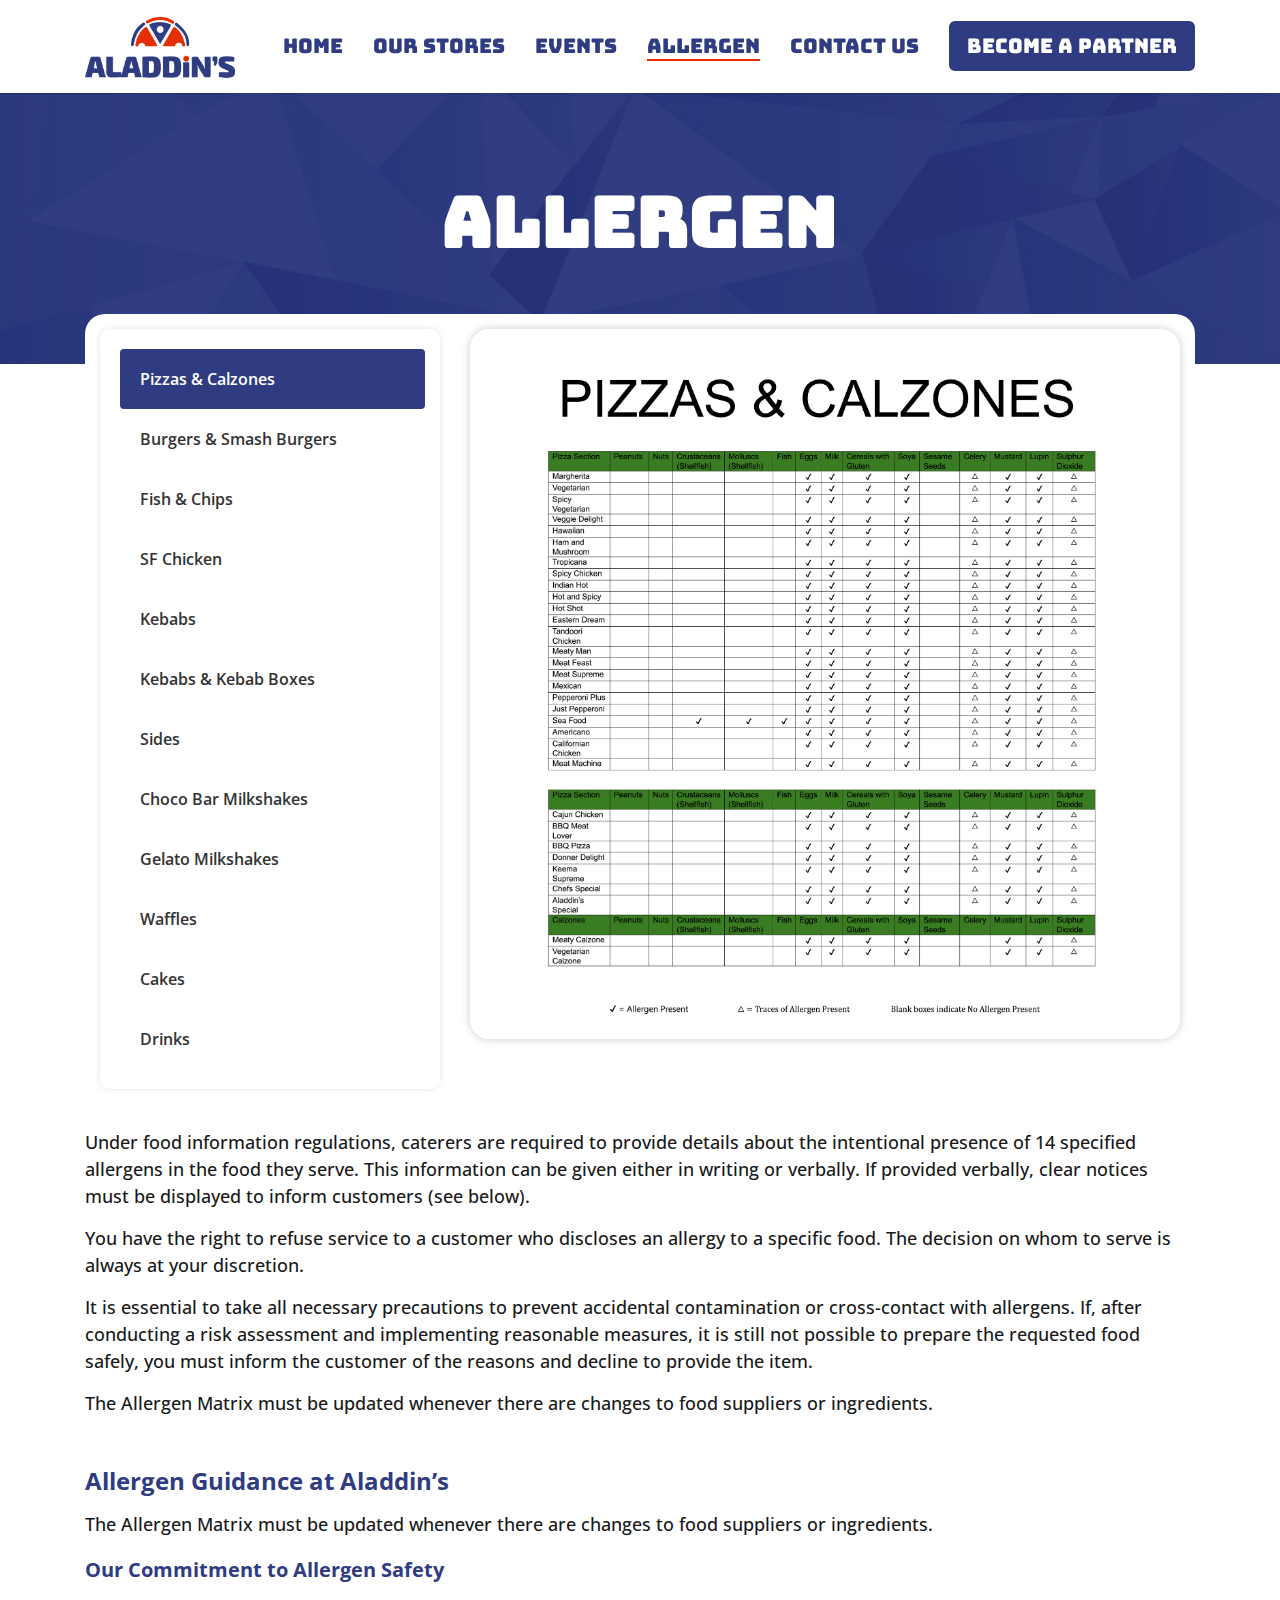
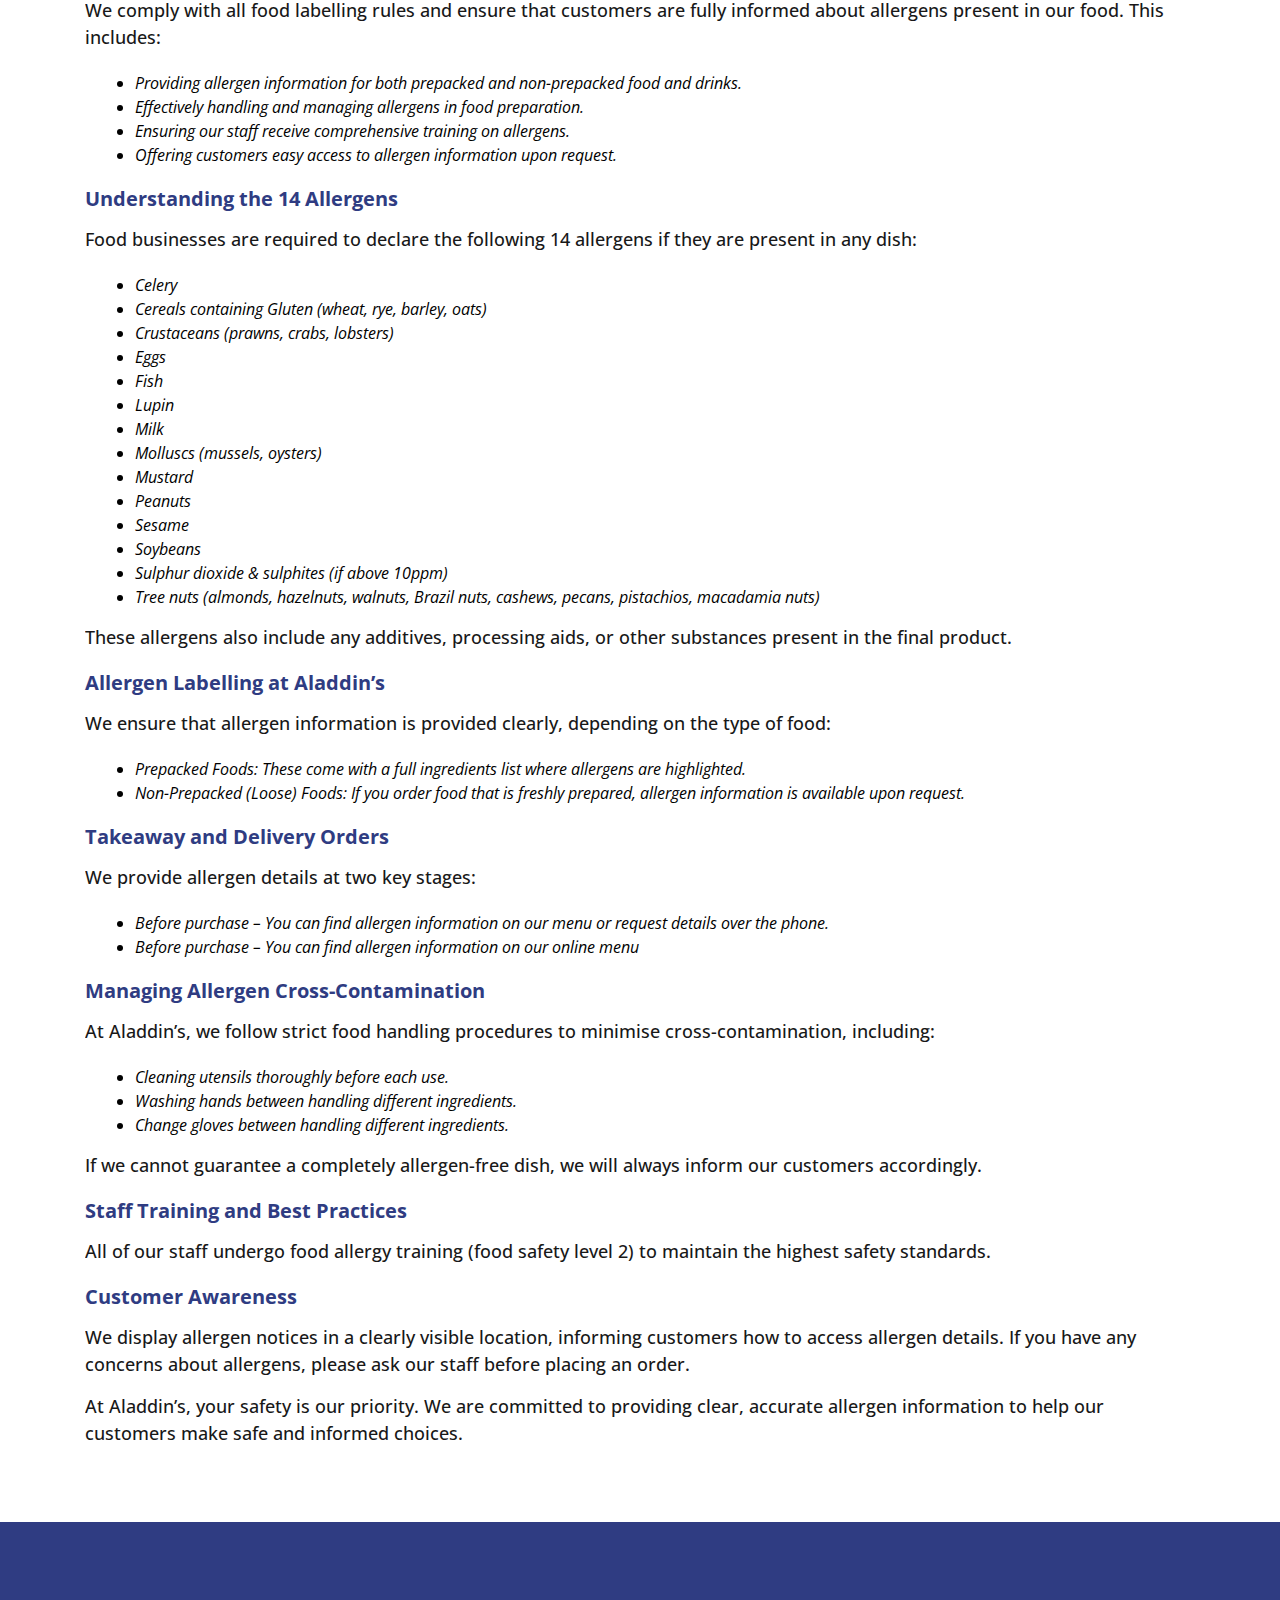
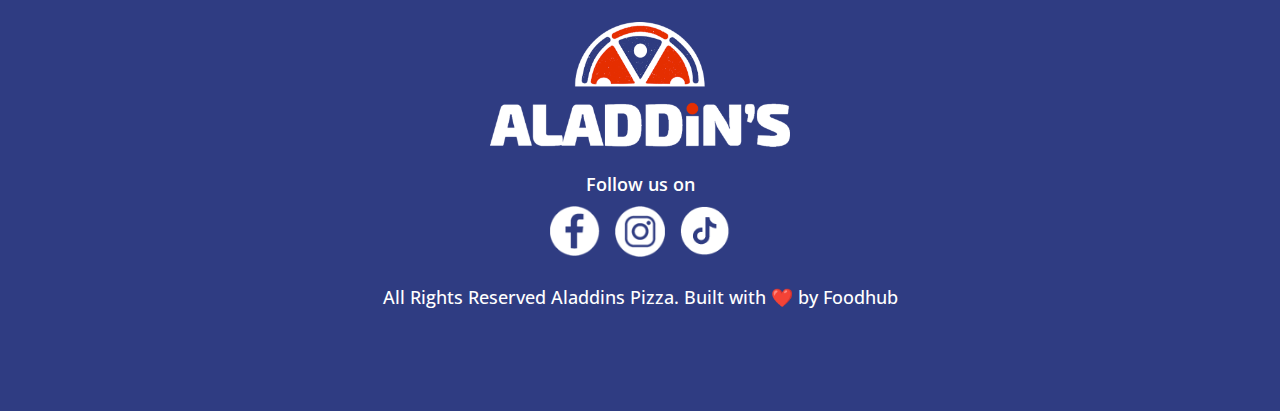
<file: allergen.html>
<!DOCTYPE html>
<html lang="en">
<head>
    <meta charset="UTF-8">
    <meta name="viewport" content="width=device-width, initial-scale=1.0">
    <title>Aladdins - Allergens | Best Pizza Shop | Best Pizza Selling</title>
    <link rel="shortcut icon" type="image/jpg" href="./assets/images/logo/fav-icon.jpg" />
    <!-- fonts -->
    <link rel="stylesheet" href="./assets/fonts/bungee/stylesheet.css" as="font" crossorigin="anonymous" />
    <link rel="stylesheet" href="./assets/fonts/open-sans/stylesheet.css" as="font" crossorigin="anonymous" />
    <!-- bootstrap -->
    <link rel="stylesheet" href="./assets/plugins/booststrap/css/main.css" />
    <!-- font awesome -->
    <link rel="stylesheet" href="./assets/plugins/font-awesome/all.min.css" />
    <!-- remixicons -->
    <link rel="stylesheet" href="./assets/plugins/remixicons/remixicon.css" />
    <!-- custome css -->
    <link rel="stylesheet" href="./assets/css/style.css" />
    <link rel="stylesheet" href="./assets/css/resp.css" />
</head>

<body id="page-body">
    <!-- Loader -->
    <!-- <div id="loader">
        <img src="./assets/images/loading.gif" alt="Loading..." width="300" />
    </div> -->
    <main>
        <!-- overlay -->
        <div class="page-overlay" id="overlay"></div>
        <!-- Header -->
        <header id="header">
            <div class="container">
                <nav class="navbar">
                    <div class="brand-logo">
                        <a href="/aladdins/index.html">
                            <img src="./assets/images/logo/logo-blue.png" alt="Aladdins Logo" class="logo shadow" />
                        </a>
                    </div>
                    <div class="hamburger-menu" id="openmenu">
                        <div class="menu-btn">
                            <span class="line"></span>
                            <span class="line"></span>
                            <span class="line"></span>
                        </div>
                    </div>
                    <ul class="nav-links">
                        <li class="nav-link-li home-nav-link-li">
                            <a href="/aladdins/index.html" class="nav-link">home</a>
                        </li>
                        <li class="nav-link-li about-nav-link-li">
                            <a href="stores.html" class="nav-link">our stores</a>
                        </li>
                        <li class="nav-link-li contact-nav-link-li">
                            <a href="event.html" class="nav-link">events</a>
                        </li>
                        <li class="nav-link-li menu-nav-link-li">
                            <a href="allergen.html" class="nav-link">allergen</a>
                        </li>
                        <li class="nav-link-li contact-nav-link-li">
                            <a href="contact.html" class="nav-link">contact us</a>
                        </li>
                        <li class="nav-link-li partner-nav-link-li specialized-nav-li">
                            <a href="franchise.html" class="nav-link">become a partner</a>
                        </li>
                    </ul>
                </nav>
            </div>
        </header>

        <!-- innner banner starts -->
        <section class="inner-ban">
            <div class="container">
                <div class="row">
                    <h1>Allergen</h1>
                </div>
            </div>
        </section>
        <!-- inner banner ends -->

        <!-- allergen list starts -->
        <section class="allergen-sec">
            <div class="container">
                <div class="row no-sm-gutters gallery-row">
                    <div class="col-md-4">
                        <div class="gallery-buttons sticky-column">
                            <button class="gallery-btn active" mainsrc="./assets/images/allergens/allergen-01.jpg" mainalt="Aladdins Allergy Info">
                                Pizzas & Calzones
                            </button>
                            <button class="gallery-btn" mainsrc="./assets/images/allergens/allergen-02.jpg" mainalt="{TAKEAWAY NAME} Wraps">
                                Burgers & Smash Burgers
                            </button>
                            <button class="gallery-btn" mainsrc="./assets/images/allergens/allergen-03.jpg" mainalt="{TAKEAWAY NAME} Burger">
                                Fish & Chips
                            </button>
                            <button class="gallery-btn" mainsrc="./assets/images/allergens/allergen-04.jpg" mainalt="{TAKEAWAY NAME} Kebabs">
                                SF Chicken
                            </button>
                            <button class="gallery-btn" mainsrc="./assets/images/allergens/allergen-05.jpg" mainalt="{TAKEAWAY NAME} Cakes">
                                Kebabs
                            </button>
                            <button class="gallery-btn" mainsrc="./assets/images/allergens/allergen-06.jpg" mainalt="{TAKEAWAY NAME} Cakes">
                                Kebabs & Kebab Boxes
                            </button>
                            <button class="gallery-btn" mainsrc="./assets/images/allergens/allergen-07.jpg" mainalt="{TAKEAWAY NAME} Cakes">
                                Sides
                            </button>
                            <button class="gallery-btn" mainsrc="./assets/images/allergens/allergen-08.jpg" mainalt="{TAKEAWAY NAME} Cakes">
                                Choco Bar Milkshakes
                            </button>
                            <button class="gallery-btn" mainsrc="./assets/images/allergens/allergen-09.jpg" mainalt="{TAKEAWAY NAME} Cakes">
                                Gelato Milkshakes
                            </button>
                            <button class="gallery-btn" mainsrc="./assets/images/allergens/allergen-10.jpg" mainalt="{TAKEAWAY NAME} Cakes">
                                Waffles
                            </button>
                            <button class="gallery-btn" mainsrc="./assets/images/allergens/allergen-11.jpg" mainalt="{TAKEAWAY NAME} Cakes">
                                Cakes
                            </button>
                            <button class="gallery-btn" mainsrc="./assets/images/allergens/allergen-12.jpg" mainalt="{TAKEAWAY NAME} Cakes">
                                Drinks
                            </button>
                        </div>
                    </div>
                    <div class="col-md-8">
                        <div class="main-img-wrapper pink-shadow">
                            <img src="./assets/images/allergens/allergen-01.jpg" alt="Aladdins Allergy Info" class="img-fluid" id="gallery-cover-img" />
                        </div>
                    </div>
                </div>
            </div>
        </section>
        <!-- allergen section ends -->

        <!-- Allergen content section -->
        <section class="allergy-content-section pt-0">
            <div class="container">
                <p class="allergy-para">
                    Under food information regulations, caterers are required to provide details about the intentional presence of 14 specified allergens in the food they serve.
                    This information can be given either in writing or verbally. If provided verbally, clear notices must be displayed to inform customers (see below).
                </p>
                <p class="allergy-para">
                    You have the right to refuse service to a customer who discloses an allergy to a specific food. The decision on whom to serve is always at your discretion.
                </p>
                <p class="allergy-para">
                    It is essential to take all necessary precautions to prevent accidental contamination or cross-contact with allergens. If, after conducting a risk assessment
                    and implementing reasonable measures, it is still not possible to prepare the requested food safely, you must inform the customer of the reasons and
                    decline to provide the item.
                </p>
                <p class="allergy-para">
                    The Allergen Matrix must be updated whenever there are changes to food suppliers or ingredients.
                </p>
                <div>
                    <h4 class="allergy-title">Allergen Guidance at Aladdin’s</h4>
                    <p class="allergy-para">
                        The Allergen Matrix must be updated whenever there are changes to food suppliers or ingredients.
                    </p>
                </div>
                <div>
                    <h6 class="allergy-subtitle">Our Commitment to Allergen Safety</h6>
                    <p class="allergy-para">We comply with all food labelling rules and ensure that customers are fully informed about allergens present in our food. This includes:</p>
                    <ul class="allergy-ul">
                        <li>Providing allergen information for both prepacked and non-prepacked food and drinks.</li>
                        <li>Effectively handling and managing allergens in food preparation.</li>
                        <li>Ensuring our staff receive comprehensive training on allergens.</li>
                        <li>Offering customers easy access to allergen information upon request.</li>
                    </ul>
                </div>
                <div>
                    <h6 class="allergy-subtitle">Understanding the 14 Allergens</h6>
                    <p class="allergy-para">Food businesses are required to declare the following 14 allergens if they are present in any dish:</p>
                    <ul class="allergy-ul">
                        <li>Celery</li>
                        <li>Cereals containing Gluten (wheat, rye, barley, oats)</li>
                        <li>Crustaceans (prawns, crabs, lobsters)</li>
                        <li>Eggs</li>
                        <li>Fish</li>
                        <li>Lupin</li>
                        <li>Milk</li>
                        <li>Molluscs (mussels, oysters)</li>
                        <li>Mustard</li>
                        <li>Peanuts</li>
                        <li>Sesame</li>
                        <li>Soybeans</li>
                        <li>Sulphur dioxide & sulphites (if above 10ppm)</li>
                        <li>Tree nuts (almonds, hazelnuts, walnuts, Brazil nuts, cashews, pecans, pistachios, macadamia nuts)</li>
                    </ul>
                    <p class="allergy-para">These allergens also include any additives, processing aids, or other substances present in the final product.</p>
                </div>
                <div>
                    <h6 class="allergy-subtitle">Allergen Labelling at Aladdin’s</h6>
                    <p class="allergy-para">We ensure that allergen information is provided clearly, depending on the type of food:</p>
                    <ul class="allergy-ul">
                        <li>Prepacked Foods: These come with a full ingredients list where allergens are highlighted.</li>
                        <li>Non-Prepacked (Loose) Foods: If you order food that is freshly prepared, allergen information is available upon request.</li>
                    </ul>
                </div>
                <div>
                    <h6 class="allergy-subtitle">Takeaway and Delivery Orders</h6>
                    <p class="allergy-para">We provide allergen details at two key stages:</p>
                    <ul class="allergy-ul">
                        <li>Before purchase – You can find allergen information on our menu or request details over the phone.</li>
                        <li>Before purchase – You can find allergen information on our online menu</li>
                    </ul>
                </div>
                <div>
                    <h6 class="allergy-subtitle">Managing Allergen Cross-Contamination</h6>
                    <p class="allergy-para">At Aladdin’s, we follow strict food handling procedures to minimise cross-contamination, including:</p>
                    <ul class="allergy-ul">
                        <li>Cleaning utensils thoroughly before each use.</li>
                        <li>Washing hands between handling different ingredients.</li>
                        <li>Change gloves between handling different ingredients.</li>
                    </ul>
                    <p class="allergy-para">If we cannot guarantee a completely allergen-free dish, we will always inform our customers accordingly.</p>
                </div>
                <div>
                    <h6 class="allergy-subtitle">Staff Training and Best Practices</h6>
                    <p class="allergy-para">All of our staff undergo food allergy training (food safety level 2) to maintain the highest safety standards.</p>
                </div>
                <div>
                    <h6 class="allergy-subtitle">Customer Awareness</h6>
                    <p class="allergy-para">
                        We display allergen notices in a clearly visible location, informing customers how to access allergen details. If you have any concerns about allergens,
                        please ask our staff before placing an order.
                    </p>
                    <p class="allergy-para">
                        At Aladdin’s, your safety is our priority. We are committed to providing clear, accurate allergen information to help our customers make safe and informed choices.
                    </p>
                </div>
            </div>
        </section>

        <!-- Footer -->
        <footer id="footer">
            <div class="container">
                <div class="footer-brand-logo text-center">
                    <a href="/aladdins/index.html">
                        <img src="./assets/images/logo/logo-white.png" alt="Aladdins Footer Logo" class="img-fluid footer-logo" />
                    </a>
                </div>
                <div class="text-center my-4">
                    <h6 class="footer-social-title">Follow us on</h6>
                    <div class="social-media-links">
                        <div class="social-link">
                            <a href="https://www.facebook.com/AladdinsPizzaKebab/" target="_blank">
                                <img src="./assets/images/homepage/fb.png" alt="Aladdins FB Icon" class="img-fluid icon" />
                            </a>
                        </div>
                        <div class="social-link">
                            <a href="https://www.instagram.com/aladdins_pizza_kebab/?hl=en" target="_blank">
                                <img src="./assets/images/homepage/insta.png" alt="Aladdins Insta Icon" class="img-fluid icon" />
                            </a>
                        </div>
                        <div class="social-link">
                            <a href="https://www.tiktok.com/@aladdins_pizza" target="_blank">
                                <img src="./assets/images/homepage/tiktok.png" alt="Aladdins Insta Icon" class="img-fluid icon" />
                            </a>
                        </div>
                    </div>
                </div>
                <div class="cc-content text-center">
                    All Rights Reserved Aladdins Pizza. Built with ❤️ by <a href="https://global.foodhub.com/">Foodhub</a>
                </div>
            </div>
        </footer>
    </main>


    <!-- Jquery -->
    <script src="./assets/plugins/jquery/jquery-3.7.1.min.js"></script>
    <script src="./assets/plugins/jquery/slim.js"></script>
    <!-- bootstrap -->
    <script src="./assets/plugins/booststrap/js/main.js"></script>
    <script src="./assets/plugins/booststrap/js/popper.js"></script>
    <!-- font awesome -->
    <script src="./assets/plugins/font-awesome/all.min.js"></script>
    <!-- ionicons -->
    <!-- custome js -->
    <script src="./assets/js/script.js"></script>
</body>
</html>
</file>
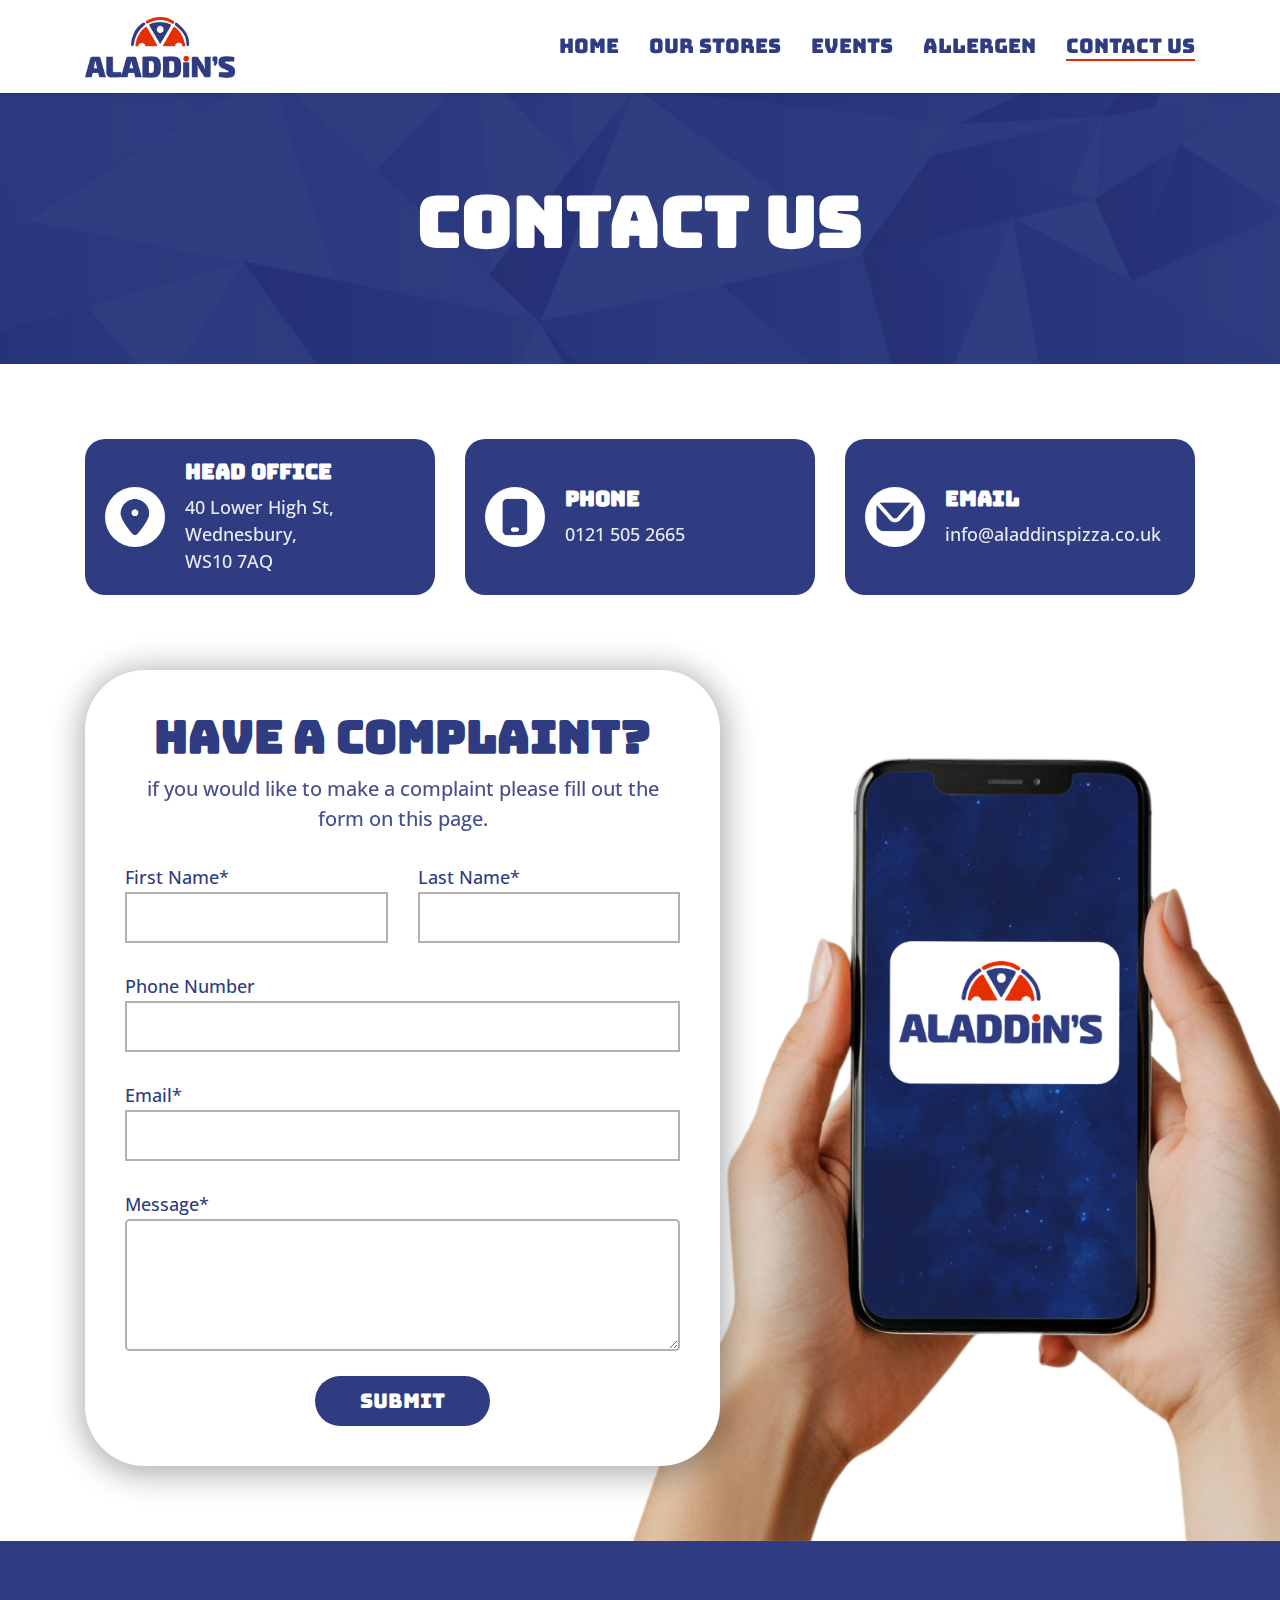
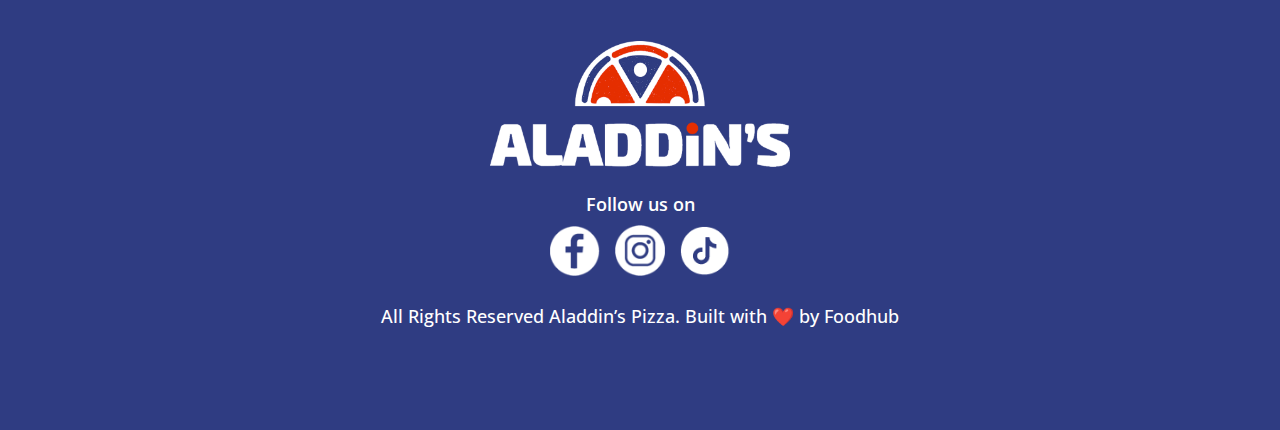
<file: contact.html>
<!DOCTYPE html>
<html lang="en">
<head>
    <meta charset="UTF-8">
    <meta name="viewport" content="width=device-width, initial-scale=1.0">
    <title>Aladdin’s Pizza - Contact Us | Best Pizza Shop | Best Pizza Selling</title>
    <link rel="shortcut icon" type="image/jpg" href="./assets/images/logo/fav-icon.jpg" />
    <!-- fonts -->
    <link rel="stylesheet" href="./assets/fonts/bungee/stylesheet.css" as="font" crossorigin="anonymous" />
    <link rel="stylesheet" href="./assets/fonts/open-sans/stylesheet.css" as="font" crossorigin="anonymous" />
    <!-- bootstrap -->
    <link rel="stylesheet" href="./assets/plugins/booststrap/css/main.css" />
    <!-- font awesome -->
    <link rel="stylesheet" href="./assets/plugins/font-awesome/all.min.css" />
    <!-- remixicons -->
    <link rel="stylesheet" href="./assets/plugins/remixicons/remixicon.css" />
    <!-- custome css -->
    <link rel="stylesheet" href="./assets/css/style.css" />
    <link rel="stylesheet" href="./assets/css/resp.css" />
</head>

<body id="page-body">
    <!-- Loader -->
    <!-- <div id="loader">
        <img src="./assets/images/loading.gif" alt="Loading..." width="300" />
    </div> -->
    <main>
        <!-- overlay -->
        <div class="page-overlay" id="overlay"></div>
        <!-- Header -->
        <header id="header">
            <div class="container">
                <nav class="navbar">
                    <div class="brand-logo">
                        <a href="index.html">
                            <img src="./assets/images/logo/logo-blue.png" alt="Aladdin’s Pizza Logo" class="logo shadow" />
                        </a>
                    </div>
                    <div class="hamburger-menu" id="openmenu">
                        <div class="menu-btn">
                            <span class="line"></span>
                            <span class="line"></span>
                            <span class="line"></span>
                        </div>
                    </div>
                    <ul class="nav-links">
                        <li class="nav-link-li home-nav-link-li">
                            <a href="index.html" class="nav-link">home</a>
                        </li>
                        <li class="nav-link-li about-nav-link-li">
                            <a href="stores.html" class="nav-link">our stores</a>
                        </li>
                        <li class="nav-link-li contact-nav-link-li">
                            <a href="event.html" class="nav-link">events</a>
                        </li>
                        <li class="nav-link-li menu-nav-link-li">
                            <a href="allergen.html" class="nav-link">allergen</a>
                        </li>
                        <li class="nav-link-li contact-nav-link-li">
                            <a href="contact.html" class="nav-link">contact us</a>
                        </li>
                        <!-- <li class="nav-link-li partner-nav-link-li specialized-nav-li">
                            <a href="franchise.html" class="nav-link">become a partner</a>
                        </li> -->
                    </ul>
                </nav>
            </div>
        </header>

        <!-- contact us starts -->

        <!-- innner banner starts -->
        <section class="inner-ban">
            <div class="container">
                <div class="row">
                    <h1>Contact us</h1>
                </div>
            </div>
        </section>
        <!-- inner banner ends -->

        <!-- Contact section -->
        <section class="contact-section pb-0">
            <div class="container">
                <div class="row justify-content-center">
                    <div class="col-lg-4 col-sm-8 col-11">
                        <div class="contact-card">
                            <div class="card-div">
                                <div class="img-icon">
                                    <img src="assets/images/contactus/location.png" alt="Aladdin’s Pizza icon" class="img-fluid">
                                </div>
                                <div class="cont">
                                    <h5>Head Office</h5>
                                    <p>40 Lower High St,<br>
                                    Wednesbury,<br>
                                    WS10 7AQ</p>
                                </div>
                            </div>
                        </div>
                    </div>
                    <div class="col-lg-4 col-sm-6 col-11">
                         <div class="contact-card">
                            <div class="card-div">
                                <div class="img-icon">
                                    <img src="assets/images/contactus/Mobile.png" alt="Aladdin’s Pizza icon" class="img-fluid">
                                </div>
                                <div class="cont">
                                    <h5>Phone</h5>
                                    <p><a href="tel:01215052665">0121 505 2665</a></p>
                                </div>
                            </div>
                        </div>
                    </div>
                    <div class="col-lg-4 col-sm-6 col-11">
                        <div class="contact-card">
                            <div class="card-div">
                                <div class="img-icon">
                                    <img src="assets/images/contactus/Mail.png" alt="Aladdin’s Pizza icon" class="img-fluid">
                                </div>
                                <div class="cont">
                                    <h5>Email</h5>
                                    <p><a href="mailto:info@aladdinspizza.co.uk">info@aladdinspizza.co.uk</a></p>
                                </div>
                            </div>
                        </div>
                    </div>
                </div>
            </div>
        </section>

        <!-- Form Section -->
        <section class="form-section">
            <div class="container">
                <div class="row res-center">
                    <div class="col-xl-7 col-lg-8 col-md-9 col-11">
                        <div class="card form-card">
                            <div class="row">
                                <div class="col-lg-12 text-center">
                                    <h3>Have a Complaint?</h3>
                                    <p class="form-para">
                                        if you would like to make a complaint please fill out the form on this page.
                                    </p>
                                </div>
                            </div>
                            <form action="" class="contact-form" id="contactForm" novalidate>
                            <div class="row">
                                <div class="col-lg-6">
                                    <div class="form">
                                        <label class="form-label" for="fname">First Name*</label>
                                        <input type="text" class="form-control" id="fname" name="fname" aria-describedby="fnameError" required>
                                        <div id="fnameError" class="error-message" aria-live="polite"></div>
                                    </div>
                                </div>
                                <div class="col-lg-6">
                                    <div class="form">
                                        <label class="form-label" for="lname">Last Name*</label>
                                        <input type="text" class="form-control" id="lname" name="lname" aria-describedby="lnameError" required>
                                        <div id="lnameError" class="error-message" aria-live="polite"></div>
                                    </div>
                                </div>
                                <div class="col-lg-12">
                                    <div class="form">
                                        <label class="form-label" for="phnnumber">Phone Number</label>
                                        <input type="text" class="form-control" id="phnnumber" name="phnnumber" aria-describedby="phnError">
                                        <div id="phnError" class="error-message" aria-live="polite"></div>
                                    </div>
                                </div>
                                <div class="col-lg-12">
                                    <div class="form">
                                        <label class="form-label" for="mail">Email*</label>
                                        <input type="email" class="form-control" id="mail" name="mail" aria-describedby="mailError" required>
                                        <div id="mailError" class="error-message" aria-live="polite"></div>
                                    </div>
                                </div>
                                <div class="col-lg-12">
                                    <div class="form">
                                        <label class="form-label" for="message">Message*</label>
                                        <textarea id="message" class="form-control" name="message" aria-describedby="msgError" rows="4" required></textarea>
                                        <div id="msgError" class="error-message" aria-live="polite"></div>
                                    </div>
                                </div>
                                <div class="col-lg-12">
                                    <button type="submit" class="contact-btn">Submit</button>
                                </div>
                            </div>
                            </form>
                        </div>
                    </div>
                </div>
                <img src="assets/images/contactus/Phone-in-Hand.png" alt="Aladdin’s Pizza phone logo" class="img-fluid contact-img" />
            </div>
        </section>

        <!-- contactinfo starts -->
        <!-- <section class="contact-info">
            <div class="container">
                <div class="row cont-list">
                    <div class="col-lg-4 col-md-6">
                        <div class="cont-info">
                            <div class="cont-ico">
                                <img src="assets/images/contactus/location-icon.png" alt="Aladdin’s Pizza location">
                            </div>
                            <div class="cont-det">
                                <span>Address</span>
                                <p><a href="https://maps.app.goo.gl/ttwkjETHLRgxnsDG8">40 Lower High St, <br />Wednesbury, <br />WS10 7AQ</a></p>
                            </div>
                        </div>
                    </div>
                    <div class="col-lg-4 col-md-6">
                        <div class="cont-info">
                            <div class="cont-ico">
                                <img src="assets/images/contactus/mob-icon.png" alt="Aladdin’s Pizza Mobile">
                            </div>
                            <div class="cont-det">
                                <span>Mobile</span>
                                <p><a href="tel:0121 505 2665">0121 505 2665</a></p>
                            </div>
                        </div>
                    </div>
                    Old
                    <div class="col-lg-4 col-md-6">
                        <div class="cont-info">
                            <div class="cont-ico">
                                <img src="assets/images/contactus/globe-icon.png" alt="Aladdin’s Pizza Mail">
                            </div>
                            <div class="cont-det">
                                <span>Website</span>
                                <p><a href="https://aladdinspizza.co.uk/">https://aladdinspizza.co.uk/</a></p>
                            </div>
                        </div>
                    </div>
                    <div class="col-lg-4 col-md-6">
                        <div class="cont-info">
                            <div class="cont-ico">
                                <img src="assets/images/contactus/mail-icon.png" alt="Aladdin’s Pizza Mail">
                            </div>
                            <div class="cont-det">
                                <span>Email</span>
                                <p><a href="mailto:info@aladdinspizza.co.uk">info@aladdinspizza.co.uk</a></p>
                            </div>
                        </div>
                    </div>
                </div>
            </div>
        </section> -->
        <!-- contactinfo ends -->
        <!-- contact us ends -->
        

        <!-- Footer -->
        <footer id="footer">
            <div class="container">
                <div class="footer-brand-logo text-center">
                    <a href="index.html">
                        <img src="./assets/images/logo/logo-white.png" alt="Aladdin’s Pizza Footer Logo" class="img-fluid footer-logo" />
                    </a>
                </div>
                <div class="text-center my-4">
                    <h6 class="footer-social-title">Follow us on</h6>
                    <div class="social-media-links">
                        <div class="social-link">
                            <a href="https://www.facebook.com/AladdinsPizzaKebab/" target="_blank">
                                <img src="./assets/images/homepage/fb.png" alt="Aladdin’s Pizza FB Icon" class="img-fluid icon" />
                            </a>
                        </div>
                        <div class="social-link">
                            <a href="https://www.instagram.com/aladdins_pizza_kebab/?hl=en" target="_blank">
                                <img src="./assets/images/homepage/insta.png" alt="Aladdin’s Pizza Insta Icon" class="img-fluid icon" />
                            </a>
                        </div>
                        <div class="social-link">
                            <a href="https://www.tiktok.com/@aladdins_pizza" target="_blank">
                                <img src="./assets/images/homepage/tiktok.png" alt="Aladdin’s Pizza Insta Icon" class="img-fluid icon" />
                            </a>
                        </div>
                    </div>
                </div>
                <div class="cc-content text-center">
                    All Rights Reserved Aladdin’s Pizza. Built with ❤️ by <a href="https://global.foodhub.com/">Foodhub</a>
                </div>
            </div>
        </footer>
    </main>


    <!-- Jquery -->
    <script src="./assets/plugins/jquery/slim.js"></script>
    <!-- bootstrap -->
    <script src="./assets/plugins/booststrap/js/main.js"></script>
    <script src="./assets/plugins/booststrap/js/popper.js"></script>
    <!-- font awesome -->
    <script src="./assets/plugins/font-awesome/all.min.js"></script>
    <!-- ionicons -->
    <!-- custome js -->
    <script src="./assets/js/script.js"></script>

    <script>
        (function () {
  function $(sel, root=document) { return root.querySelector(sel); }
  function $all(sel, root=document) { return Array.from(root.querySelectorAll(sel)); }

  const form = $('#contactForm');
  const fields = {
    fname: $('#fname'),
    lname: $('#lname'),
    phn: $('#phnnumber'),
    mail: $('#mail'),
    msg: $('#message')
  };

  const errors = {
    fname: $('#fnameError'),
    lname: $('#lnameError'),
    phn: $('#phnError'),
    mail: $('#mailError'),
    msg: $('#msgError')
  };

  // Validation helpers
  function validateName(value) {
    if (!value.trim()) return 'This field is required.';
    if (value.trim().length < 2) return 'Please enter at least 2 characters.';
    return '';
  }

  function validateEmail(value) {
    if (!value.trim()) return 'Email is required.';
    const re = /^[^\s@]+@[^\s@]+\.[^\s@]+$/;
    if (!re.test(value.trim())) return 'Please enter a valid email address.';
    return '';
  }

  // PHONE OPTIONAL: validate ONLY if filled
  function validatePhone(value) {
    if (!value.trim()) return ''; // optional
    const re = /^[+\d][\d\s\-()]{5,20}$/;
    if (!re.test(value.trim())) return 'Please enter a valid phone number.';
    return '';
  }

  function validateMessage(value) {
    if (!value.trim()) return 'Message is required.';
    if (value.trim().length < 5) return 'Please write a slightly longer message.';
    return '';
  }

  function showError(inputEl, errEl, message) {
    if (message) {
      inputEl.classList.add('error');
      errEl.textContent = message;
    } else {
      inputEl.classList.remove('error');
      errEl.textContent = '';
    }
  }

  // Single field validation
  function validateField(name) {
    let msg = '';
    const val = fields[name].value || '';

    if (name === 'fname' || name === 'lname') msg = validateName(val);
    else if (name === 'mail') msg = validateEmail(val);
    else if (name === 'phn') msg = validatePhone(val); // optional
    else if (name === 'msg') msg = validateMessage(val);

    showError(fields[name], errors[name], msg);
    return !msg;
  }

  // Blur events
  fields.fname.addEventListener('blur', () => validateField('fname'));
  fields.lname.addEventListener('blur', () => validateField('lname'));
  fields.mail.addEventListener('blur', () => validateField('mail'));
  fields.phn.addEventListener('blur', () => validateField('phn'));
  fields.msg.addEventListener('blur', () => validateField('msg'));

  // Clear errors while typing
  $all('.form-control').forEach(el => {
    el.addEventListener('input', () => {
      const id = el.id === 'phnnumber' ? 'phn' : el.id === 'message' ? 'msg' : el.id;
      validateField(id);
    });
  });

  // Submit handler — phone NOT required
  form.addEventListener('submit', function (e) {
    e.preventDefault();

    // Validate only required fields
    const v1 = validateField('fname');
    const v2 = validateField('lname');
    const v3 = validateField('mail');
    const v4 = validateField('msg');

    // Optional phone — only validate if typed
    const v5 = validateField('phn');

    const ok = v1 && v2 && v3 && v4 && v5;

    if (!ok) {
      const firstInvalid = $('.error');
      if (firstInvalid) firstInvalid.focus();
      return;
    }

    const btn = form.querySelector('button[type="submit"]');
    btn.disabled = true;
    btn.textContent = 'Sending...';

    setTimeout(() => {
      btn.disabled = false;
      btn.textContent = 'Submit';
      form.reset();
      $all('.error').forEach(el => el.classList.remove('error'));
      $all('.error-message').forEach(el => el.textContent = '');
    }, 900);
  });

})();
    </script>

</body>
</html>
</file>
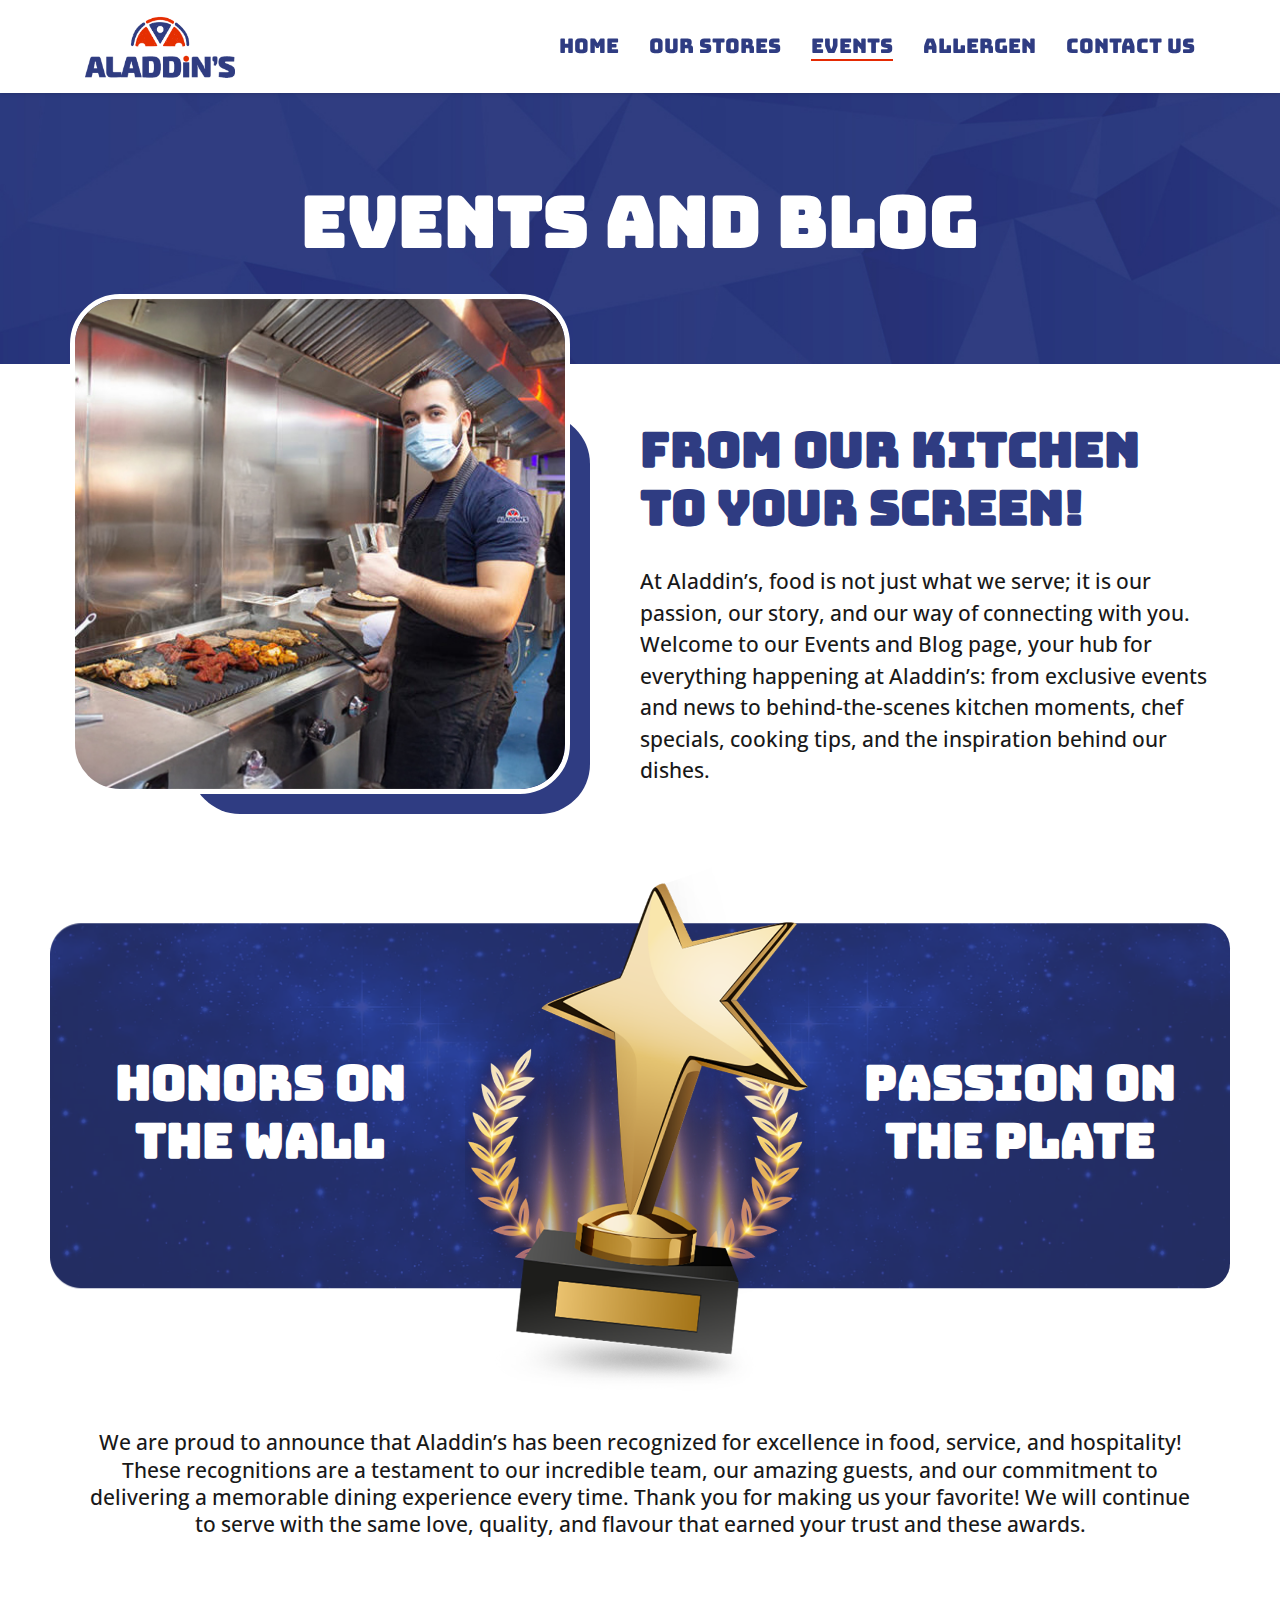
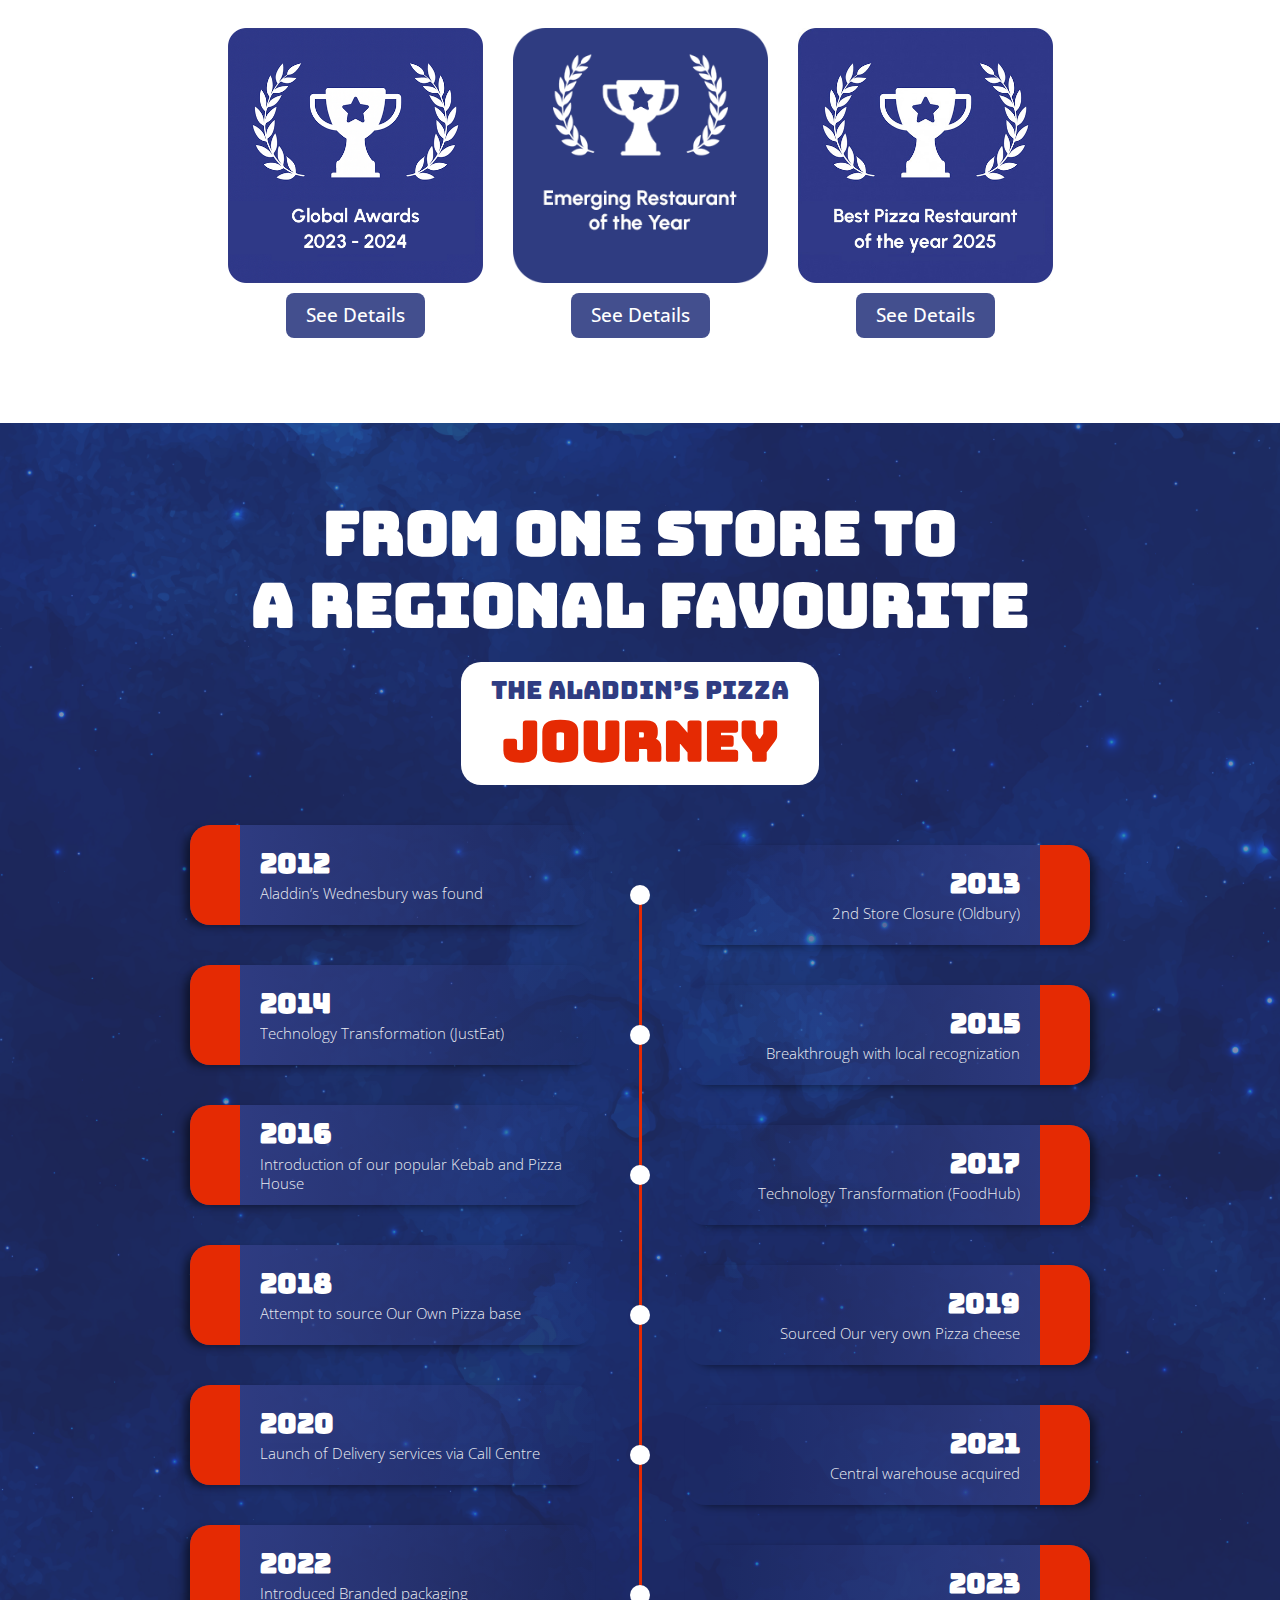
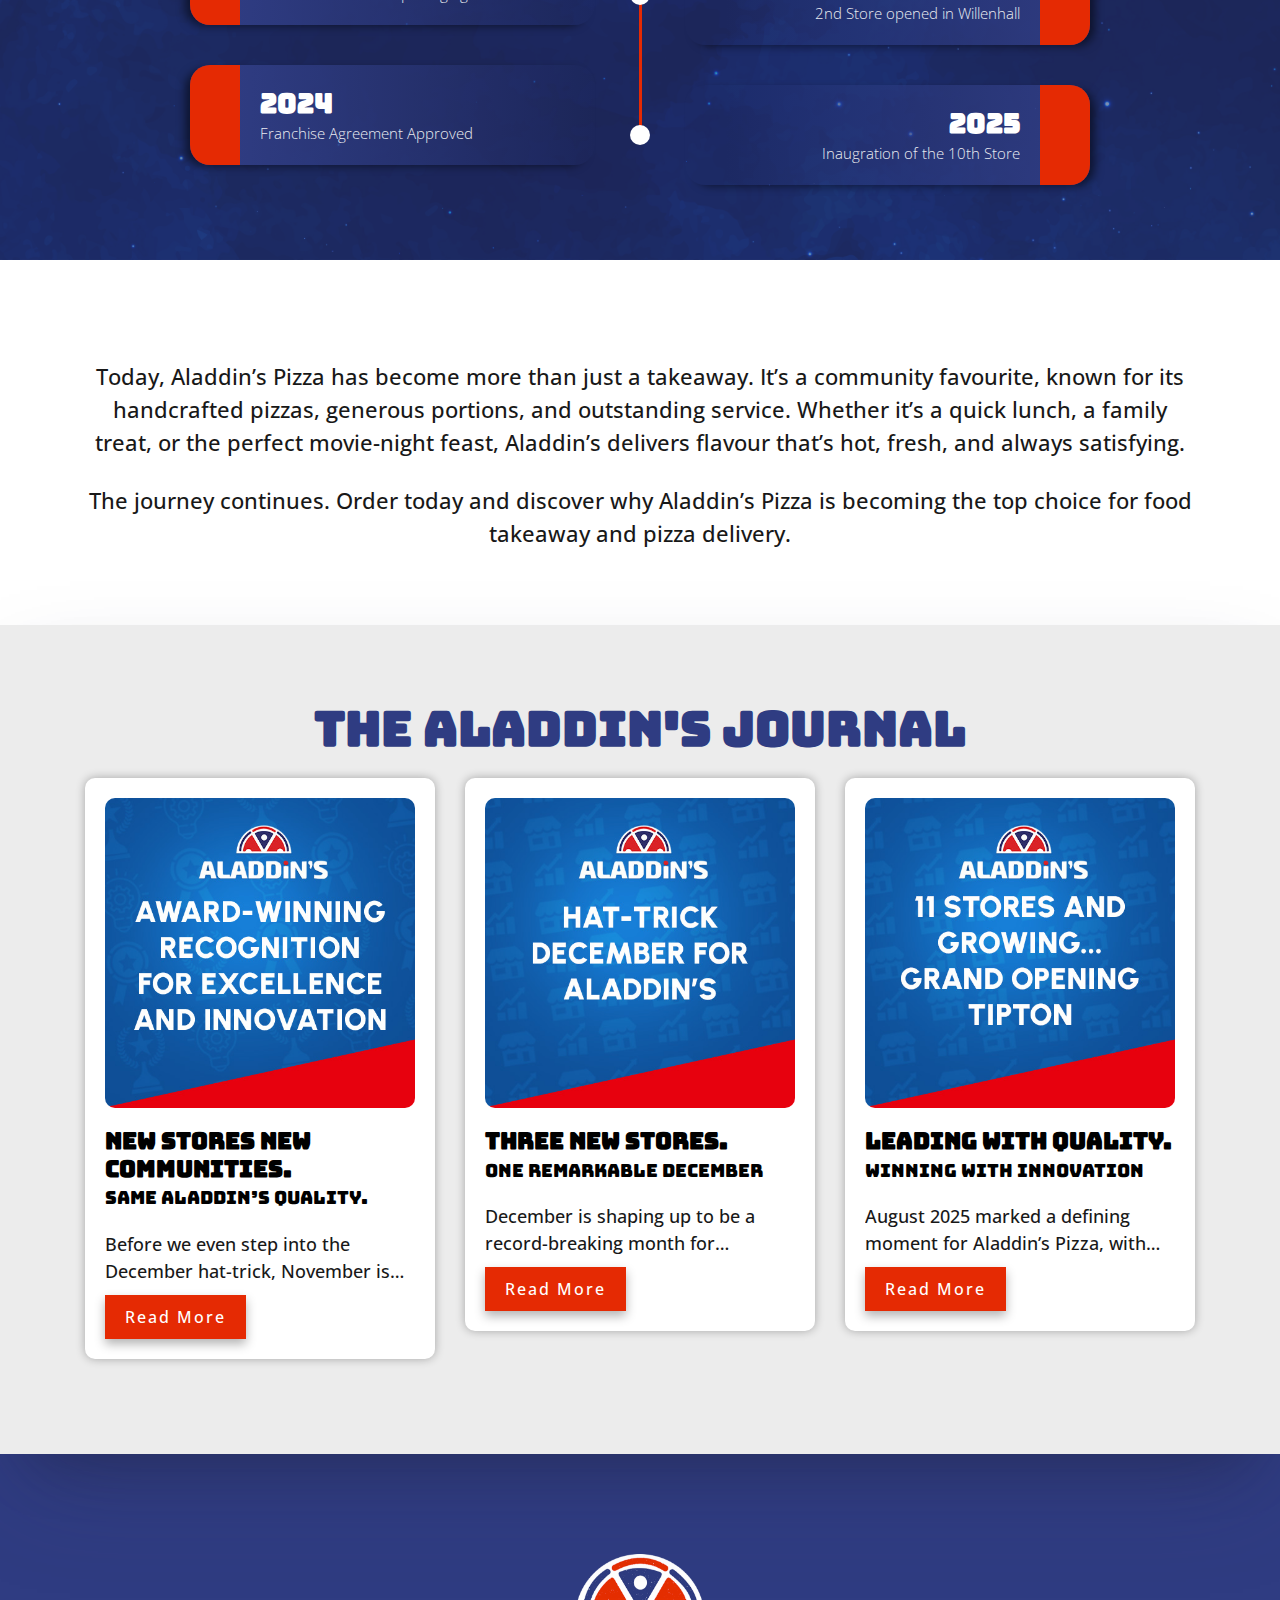
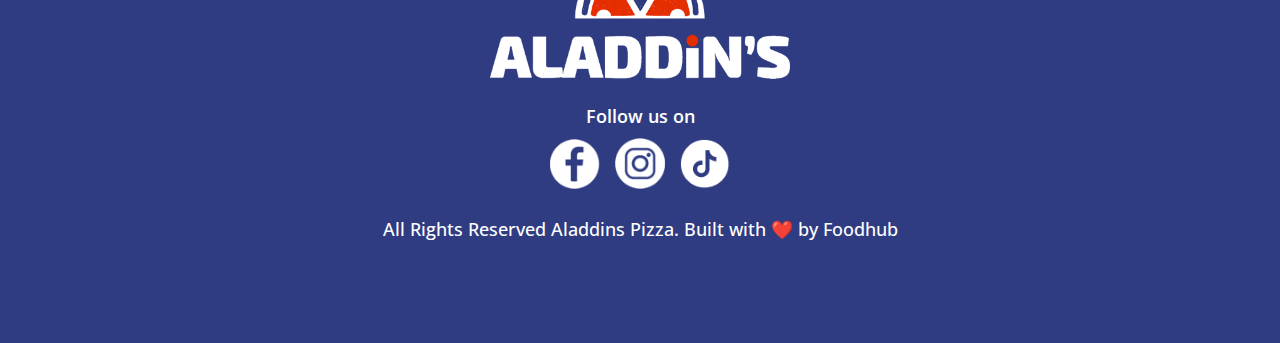
<file: event.html>
<!DOCTYPE html>
<html lang="en">
<head>
    <meta charset="UTF-8">
    <meta name="viewport" content="width=device-width, initial-scale=1.0">
    <title>Aladdins - Events | Best Pizza Shop | Best Pizza Selling</title>
    <link rel="shortcut icon" type="image/jpg" href="./assets/images/logo/fav-icon.jpg" />
    <!-- fonts -->
    <link rel="stylesheet" href="./assets/fonts/bungee/stylesheet.css" as="font" crossorigin="anonymous" />
    <link rel="stylesheet" href="./assets/fonts/open-sans/stylesheet.css" as="font" crossorigin="anonymous" />
    <!-- bootstrap -->
    <link rel="stylesheet" href="./assets/plugins/booststrap/css/main.css" />
    <!-- font awesome -->
    <link rel="stylesheet" href="./assets/plugins/font-awesome/all.min.css" />
    <!-- remixicons -->
    <link rel="stylesheet" href="./assets/plugins/remixicons/remixicon.css" />
    <!-- owl carousel -->
    <link rel="stylesheet" href="./assets/plugins/owl-carousel/owl.carousel.min.css" />
    <link rel="stylesheet" href="./assets/plugins/owl-carousel/owl.theme.default.min.css" />
    <!-- light box -->
    <link rel="stylesheet" href="./assets/plugins/lightbox/css/lc_lightbox.min.css" />
    <link rel="stylesheet" href="./assets/plugins/lightbox/css/light.css" />
    <!-- custome css -->
    <link rel="stylesheet" href="./assets/css/style.css" />
    <link rel="stylesheet" href="./assets/css/resp.css" />

    <style>

        h4 span {
            font-family: 'Bungee';
            display: inline-block;
            font-size: 18px;
            text-transform: none !important;
        } 

        .news-card h4 {
            font-size: 23px;
        }
        .article-section .detailsBtn { 
            margin: auto;
            display: block;
            max-width: fit-content;
            max-height: fit-content;
            padding: 8px 20px;
            border-radius: 8px;
            font-size: 19px;
            transition: all 0.4s;
            background: var(--primary-color);
            color: var(--white);
            margin-top: 10px;
        }
        @media (max-width:575px) {
            .article-section .detailsBtn {  
            padding: 6px 15px;
            font-size: 12px;
            margin-top: 5px;
            }
        }
       
    </style>
</head>

<body id="page-body">
    <!-- Loader -->
    <!-- <div id="loader">
        <img src="./assets/images/loading.gif" alt="Loading..." width="300" />
    </div> -->
    <main>
        <!-- overlay -->
        <div class="page-overlay" id="overlay"></div>
        <!-- Header -->
        <header id="header">
            <div class="container">
                <nav class="navbar">
                    <div class="brand-logo">
                        <a href="index.html">
                            <img src="./assets/images/logo/logo-blue.png" alt="Aladdins Logo" class="logo shadow" />
                        </a>
                    </div>
                    <div class="hamburger-menu" id="openmenu">
                        <div class="menu-btn">
                            <span class="line"></span>
                            <span class="line"></span>
                            <span class="line"></span>
                        </div>
                    </div>
                    <ul class="nav-links">
                        <li class="nav-link-li home-nav-link-li">
                            <a href="index.html" class="nav-link">home</a>
                        </li>
                        <li class="nav-link-li about-nav-link-li">
                            <a href="stores.html" class="nav-link">our stores</a>
                        </li>
                        <li class="nav-link-li contact-nav-link-li">
                            <a href="event.html" class="nav-link">events</a>
                        </li>
                        <li class="nav-link-li menu-nav-link-li">
                            <a href="allergen.html" class="nav-link">allergen</a>
                        </li>
                        <li class="nav-link-li contact-nav-link-li">
                            <a href="contact.html" class="nav-link">contact us</a>
                        <!-- </li>
                        <li class="nav-link-li partner-nav-link-li specialized-nav-li">
                            <a href="franchise.html" class="nav-link">become a partner</a>
                        </li> -->
                    </ul>
                </nav>
            </div>
        </header>

        <!-- innner banner starts -->
        <section class="inner-ban">
            <div class="container">
                <div class="row">
                    <h1>Events and blog</h1>
                </div>
            </div>
        </section>
        <!-- inner banner ends -->

        <!-- kitchen section starts -->
        <section class="kitchen-sec">
            <div class="container">
                <div class="row kit-main align-items-center">
                    <div class="col-md-6 kit-lft ">
                        <div class="kit-img">
                            <img src="./assets/images/events/img.jpg" alt="Aladdins Chef" class="img-fluid">
                        </div>
                    </div>
                    <div class="col-md-6 kit-rht p-0">
                        <h3>From Our Kitchen <br>to Your Screen! </h3>
                        <p>At Aladdin’s, food is not just what we serve; it is our passion, our story, and our way of connecting with you. Welcome to our Events and Blog page, your hub for everything happening at Aladdin’s: from exclusive events and news to behind-the-scenes kitchen moments, chef specials, cooking tips, and the inspiration behind our dishes.</p>
                    </div>
                </div>
            </div>
        </section>
        <!-- kitchen section ends -->

        <!-- honor wall starts -->
        <section class="honor-wall">
            <div class="container">
                <div class="row align-items-center honor-main">
                    <div class="col-md-4 honor-tit"><h3>Honors on the wall</h3></div>
                    <div class="col-md-4 award"><img src="./assets/images/events/award-2.png" alt="Aladdins Award" class="img-fluid"></div>
                    <div class="col-md-4 honor-tit"><h3>passion on the plate</h3></div>
                </div>
                <div class="honor-cnt">
                    <p>We are proud to announce that Aladdin’s has been recognized for excellence in food, service, and hospitality! These recognitions are a testament to our incredible team, our amazing guests, and our commitment to delivering a memorable dining experience every time. Thank you for making us your favorite! We will continue to serve with the same love, quality, and flavour that earned your trust and these awards.</p>
                </div>
            </div>
        </section>
        <!-- honor wall ends -->


        <section class="article-section pt-0">
            <div class="container">
                <div class="row justify-content-center"> 
                    <div class="col-lg-3 col-6 img-sec">
                        <a href="assets/images/events/article.jpg" class="lightbox" data-lcl-thumb="assets/images/events/2.png">
                            <img src="assets/images/events/2.png" alt="Aladdin Sample Preview" class="img-fluid sample-img" />
                            <p class="detailsBtn">
                                See Details
                            </p>
                        </a> 
                    </div>
                    <div class="col-lg-3 col-6 img-sec">
                        <a href="assets/images/events/award-winner.jpg" class="lightbox" data-lcl-thumb="assets/images/events/3.png">
                            <img src="assets/images/events/3-new.png" alt="Aladdin Sample Preview" class="img-fluid sample-img" />
                            <p class="detailsBtn">
                                See Details
                            </p>
                        </a> 
                    </div>
                    <div class="col-lg-3 col-6 img-sec">
                        <a href="assets/images/events/collage-image.png" class="lightbox" data-lcl-thumb="assets/images/events/3-new.png">
                            <img src="assets/images/events/5-new.png" alt="Aladdin Sample Preview" class="img-fluid sample-img" />
                            <p class="detailsBtn">
                                See Details
                            </p>
                        </a> 
                    </div> 
                </div>
            </div>
        </section>

        <!-- article section -->
        <!-- <section class="article-section pt-0">
            <div class="container">
                <div class="row justify-content-center">
                    <div class="col-12">
                        <img src="./assets/images/events/batch-2.png" alt="Aladdins Article" class="img-fluid d-block mx-auto" style="filter: drop-shadow(0px 10px 5px rgba(0,0,0,0.3));" />
                    </div>
                    <div class="col-md-6 mt-4">
                        <div class="row align-items-start">
                            <div class="col-12">
                                <img src="./assets/images/events/article.jpg" alt="Aladdins Article" class="img-fluid shadow d-block mx-auto" style="box-shadow: 0px 5px 10px rgba(0, 0, 0, 0.5);" />
                            </div>
                            <div class="col-12 mt-4">
                                <img src="./assets/images/events/award-winner.jpg" alt="Aladdins Article" class="img-fluid d-block mx-auto" style="box-shadow: 0px 5px 10px rgba(0, 0, 0, 0.5);" />
                            </div>
                        </div>
                    </div>
                    <div class="col-md-6 mt-4">
                        <img src="./assets/images/events/pizza-of-the-year.jpg" alt="Aladdins Article" class="img-fluid d-block mx-auto" style="box-shadow: 0px 5px 10px rgba(0, 0, 0, 0.5); height: 100%;" />
                    </div>
                </div>
                old
                <div class="awards-slides owl-carousel owl-theme">
                    <div class="item">
                        <img src="./assets/images/events/article.jpg" alt="Aladdins Article" class="img-fluid shadow" style="box-shadow: 0px 5px 10px rgba(0, 0, 0, 0.5);" />
                    </div>
                    <div class="item">
                        <img src="./assets/images/events/batch-2.png" alt="Aladdins Article" class="img-fluid d-block mx-auto" style="filter: drop-shadow(0px 10px 5px rgba(0,0,0,0.3));" />
                    </div>
                </div>
            </div>
        </section> -->

        <!-- Journey Section -->
        <section class="journey-section-new">
            <div class="container">
                <div class="row">
                    <div class="col-lg-12 text-center">
                        <h2>From One Store to <br>a Regional Favourite</h2>
                        <div class="journey-box">
                            <span>The Aladdin’s Pizza</span>
                            <h3>Journey</h3>
                        </div>
                    </div>
                </div>
                <div class="journey-timeline">
                    <div class="flex-card">
                        <div class="timeline-card">
                            <h4>2012</h4>
                            <p class="timeline-cont">
                                Aladdin’s Wednesbury was found
                            </p>
                        </div>
                        <div class="timeline-card right">
                            <h4>2013</h4>
                            <p class="timeline-cont">
                                2nd Store Closure (Oldbury)
                            </p>
                        </div>
                    </div>
                    <div class="flex-card">
                        <div class="timeline-card">
                            <h4>2014</h4>
                            <p class="timeline-cont">
                                Technology Transformation (JustEat)
                            </p>
                        </div>
                        <div class="timeline-card right">
                            <h4>2015</h4>
                            <p class="timeline-cont">
                                Breakthrough with local recognization
                            </p>
                        </div>
                    </div>
                    <div class="flex-card">
                        <div class="timeline-card">
                            <h4>2016</h4>
                            <p class="timeline-cont">
                                Introduction of our popular Kebab and Pizza House
                            </p>
                        </div>
                        <div class="timeline-card right">
                            <h4>2017</h4>
                            <p class="timeline-cont">
                                Technology Transformation (FoodHub)
                            </p>
                        </div>
                    </div>
                    <div class="flex-card">
                        <div class="timeline-card">
                            <h4>2018</h4>
                            <p class="timeline-cont">
                                Attempt to source Our Own Pizza base
                            </p>
                        </div>
                        <div class="timeline-card right">
                            <h4>2019</h4>
                            <p class="timeline-cont">
                                Sourced Our very own Pizza cheese
                            </p>
                        </div>
                    </div>
                    <div class="flex-card">
                        <div class="timeline-card">
                            <h4>2020</h4>
                            <p class="timeline-cont">
                                Launch of Delivery services via Call Centre
                            </p>
                        </div>
                        <div class="timeline-card right">
                            <h4>2021</h4>
                            <p class="timeline-cont">
                                Central warehouse acquired
                            </p>
                        </div>
                    </div>
                    <div class="flex-card">
                        <div class="timeline-card">
                            <h4>2022</h4>
                            <p class="timeline-cont">
                                Introduced Branded packaging
                            </p>
                        </div>
                        <div class="timeline-card right">
                            <h4>2023</h4>
                            <p class="timeline-cont">
                                2nd Store opened in Willenhall
                            </p>
                        </div>
                    </div>
                    <div class="flex-card">
                        <div class="timeline-card">
                            <h4>2024</h4>
                            <p class="timeline-cont">
                                Franchise Agreement Approved
                            </p>
                        </div>
                        <div class="timeline-card right">
                            <h4>2025</h4>
                            <p class="timeline-cont">
                                Inaugration of the 10th Store
                            </p>
                        </div>
                    </div>
                </div>
            </div>
        </section>

        <!-- journey content section -->
        <section class="journey-content-section">
            <div class="container">
                <div class="journey-content-paras text-center">
                    
                    <p>
                        Today, Aladdin’s Pizza has become more than just a takeaway. It’s a community favourite, known for its handcrafted pizzas, generous portions, and outstanding service. Whether it’s a quick lunch, a family treat, or the perfect movie-night feast, Aladdin’s delivers flavour that’s hot, fresh, and always satisfying.
                    </p>

                    <p>
                            The journey continues. Order today and discover why Aladdin’s Pizza is becoming the top choice for food takeaway and pizza delivery.
                        </p>
                </div>
            </div>
        </section>

        <!-- latest news starts  -->
        <section class="latest-news">
            <div class="container">
                <h3>THE ALADDIN'S JOURNAL</h3>
                <div class="row justify-content-center"> 

                       <!-- <div class="col-lg-3 col-6 img-sec">
                        <a href="assets/images/events/article.jpg" class="lightbox" data-lcl-thumb="assets/images/events/2.png">
                            <img src="assets/images/events/2.png" alt="Aladdin Sample Preview" class="img-fluid sample-img" />
                            <p class="detailsBtn">
                                See Details
                            </p>
                        </a> 
                    </div> -->

                    <div class="col-lg-4 col-md-6">
                        <div class="news-card"> 
                            <img src="./assets/images/events/blog1.jpg" alt="Aladdins Chef" class="img-fluid">
                            <h4>New stores New communities.<span > Same Aladdin’s quality.</span> </h4>
                            <p>Before we even step into the December hat-trick, November is ending on a high note with the opening of our Tipton store on 30th November, marking yet another milestone in our rapid expansion journey.</p>
                    
                            <a href="assets/images/events/b1.png" class="lightbox news-btn" data-lcl-thumb="assets/images/events/b1.png">Read More</a>
                        </div>
                    </div>
                    <div class="col-lg-4 col-md-6">
                        <div class="news-card">
                            <!-- <div class="date-box">
                                <span class="date-span">23</span>
                                <span class="month-span">nov</span>
                            </div> -->
                            <img src="./assets/images/events/blog2.jpg" alt="Aladdins Chef" class="img-fluid">
                            <h4>Three new stores. <span>One remarkable December</span> </h4>
                            <p>December is shaping up to be a record-breaking month for Aladdin’s, not just one new store, not even two… but three grand openings in the same month. A true hat-trick.</p>
                             <a href="assets/images/events/b5.jpg" class="lightbox news-btn" data-lcl-thumb="assets/images/events/b5.jpg">Read More</a>

                        </div>
                    </div>
                    <div class="col-lg-4 col-md-6">
                        <div class="news-card">
                            <!-- <div class="date-box">
                                <span class="date-span">23</span>
                                <span class="month-span">nov</span>
                            </div> -->
                            <img src="./assets/images/events/blog3.jpg" alt="Aladdins Chef" class="img-fluid">
                            <h4>Leading with quality. <span>Winning with innovation</span> </h4>
                            <p>August 2025 marked a defining moment for Aladdin’s Pizza, with the brand receiving not one but two prestigious national awards. On 27th August, Aladdin’s was honoured with the Best Pizza Restaurant under the Excellence and Innovation Award by Corporate LiveWire, a testament to its creative approach to food, technology, and customer service.</p>
                             
                            <a href="assets/images/events/b6.jpg" class="lightbox news-btn" data-lcl-thumb="assets/images/events/b6.jpg">Read More</a>

                        </div>
                    </div> 
                </div>
            </div>
        </section>
        <!-- latest news ends -->

        <!-- Footer -->
        <footer id="footer">
            <div class="container">
                <div class="footer-brand-logo text-center">
                    <a href="index.html">
                        <img src="./assets/images/logo/logo-white.png" alt="Aladdins Footer Logo" class="img-fluid footer-logo" />
                    </a>
                </div>
                <div class="text-center my-4">
                    <h6 class="footer-social-title">Follow us on</h6>
                    <div class="social-media-links">
                        <div class="social-link">
                            <a href="https://www.facebook.com/AladdinsPizzaKebab/" target="_blank">
                                <img src="./assets/images/homepage/fb.png" alt="Aladdins FB Icon" class="img-fluid icon" />
                            </a>
                        </div>
                        <div class="social-link">
                            <a href="https://www.instagram.com/aladdins_pizza_kebab/?hl=en" target="_blank">
                                <img src="./assets/images/homepage/insta.png" alt="Aladdins Insta Icon" class="img-fluid icon" />
                            </a>
                        </div>
                        <div class="social-link">
                            <a href="https://www.tiktok.com/@aladdins_pizza" target="_blank">
                                <img src="./assets/images/homepage/tiktok.png" alt="Aladdins Insta Icon" class="img-fluid icon" />
                            </a>
                        </div>
                    </div>
                </div>
                <div class="cc-content text-center">
                    All Rights Reserved Aladdins Pizza. Built with ❤️ by <a href="https://global.foodhub.com/">Foodhub</a>
                </div>
            </div>
        </footer>
    </main>


    <!-- Jquery -->
    <script src="./assets/plugins/jquery/jquery-3.7.1.min.js"></script>
    <script src="./assets/plugins/jquery/slim.js"></script>
    <!-- bootstrap -->
    <script src="./assets/plugins/booststrap/js/main.js"></script>
    <script src="./assets/plugins/booststrap/js/popper.js"></script>
    <!-- font awesome -->
    <script src="./assets/plugins/font-awesome/all.min.js"></script>
    <!-- owl carousel -->
    <script src="./assets/plugins/owl-carousel/owl.carousel.min.js"></script>
    <!-- light box -->
    <script src="./assets/plugins/lightbox/js/lc_lightbox.lite.min.js"></script>
    <!-- custome js -->
    <script src="./assets/js/script.js"></script>

    <!-- honor content append prepend script -->
    <script>
        window.addEventListener("load", moveHonorCnt);
        window.addEventListener("resize", moveHonorCnt);
        
        function moveHonorCnt() {
          var honorWall = document.querySelector(".honor-wall");
          var honorCnt = document.querySelector(".honor-cnt");
          var honorMain = honorWall.querySelector(".honor-main");
        
          if (!honorWall || !honorCnt || !honorMain) return;
        
          if (window.innerWidth < 767) {
            // Move after honor-wall
            honorWall.after(honorCnt);
          } else {
            // Move after honor-main inside container
            honorMain.after(honorCnt);
          }
        }
    </script>
        
        
</body>
</html>
</file>
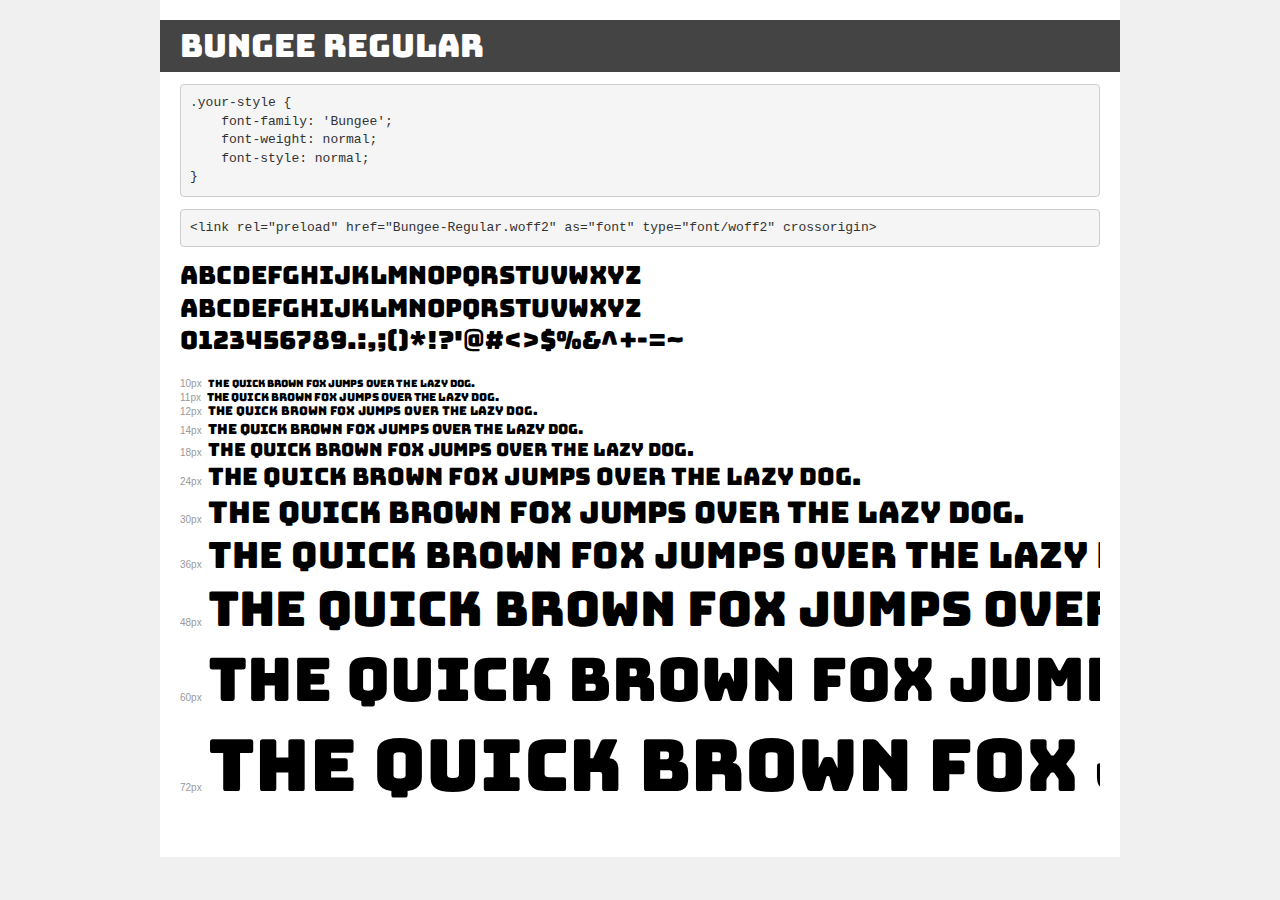
<file: assets/fonts/bungee/demo.html>
<!DOCTYPE html>
<html lang="en">
<head>
    <meta charset="utf-8">
    <meta http-equiv="X-UA-Compatible" content="IE=edge">
    <meta name="viewport" content="width=device-width, initial-scale=1">
    <meta name="robots" content="noindex, noarchive">
    <meta name="format-detection" content="telephone=no">
    <title>Transfonter demo</title>
    <link href="stylesheet.css" rel="stylesheet">
    <style>
        /*
        http://meyerweb.com/eric/tools/css/reset/
        v2.0 | 20110126
        License: none (public domain)
        */
        html, body, div, span, applet, object, iframe,
        h1, h2, h3, h4, h5, h6, p, blockquote, pre,
        a, abbr, acronym, address, big, cite, code,
        del, dfn, em, img, ins, kbd, q, s, samp,
        small, strike, strong, sub, sup, tt, var,
        b, u, i, center,
        dl, dt, dd, ol, ul, li,
        fieldset, form, label, legend,
        table, caption, tbody, tfoot, thead, tr, th, td,
        article, aside, canvas, details, embed,
        figure, figcaption, footer, header, hgroup,
        menu, nav, output, ruby, section, summary,
        time, mark, audio, video {
            margin: 0;
            padding: 0;
            border: 0;
            font-size: 100%;
            font: inherit;
            vertical-align: baseline;
        }
        /* HTML5 display-role reset for older browsers */
        article, aside, details, figcaption, figure,
        footer, header, hgroup, menu, nav, section {
            display: block;
        }
        body {
            line-height: 1;
        }
        ol, ul {
            list-style: none;
        }
        blockquote, q {
            quotes: none;
        }
        blockquote:before, blockquote:after,
        q:before, q:after {
            content: '';
            content: none;
        }
        table {
            border-collapse: collapse;
            border-spacing: 0;
        }
        /* demo styles */
        body {
            background: #f0f0f0;
            color: #000;
        }
        .page {
            background: #fff;
            width: 920px;
            margin: 0 auto;
            padding: 20px 20px 0 20px;
            overflow: hidden;
        }
        .font-container {
            overflow-x: auto;
            overflow-y: hidden;
            margin-bottom: 40px;
            line-height: 1.3;
            white-space: nowrap;
            padding-bottom: 5px;
        }
        h1 {
            position: relative;
            background: #444;
            font-size: 32px;
            color: #fff;
            padding: 10px 20px;
            margin: 0 -20px 12px -20px;
        }
        .letters {
            font-size: 25px;
            margin-bottom: 20px;
        }
        .s10:before {
            content: '10px';
        }
        .s11:before {
            content: '11px';
        }
        .s12:before {
            content: '12px';
        }
        .s14:before {
            content: '14px';
        }
        .s18:before {
            content: '18px';
        }
        .s24:before {
            content: '24px';
        }
        .s30:before {
            content: '30px';
        }
        .s36:before {
            content: '36px';
        }
        .s48:before {
            content: '48px';
        }
        .s60:before {
            content: '60px';
        }
        .s72:before {
            content: '72px';
        }
        .s10:before, .s11:before, .s12:before, .s14:before,
        .s18:before, .s24:before, .s30:before, .s36:before,
        .s48:before, .s60:before, .s72:before {
            font-family: Arial, sans-serif;
            font-size: 10px;
            font-weight: normal;
            font-style: normal;
            color: #999;
            padding-right: 6px;
        }
        pre {
            display: block;
            padding: 9px;
            margin: 0 0 12px;
            font-family: Monaco, Menlo, Consolas, "Courier New", monospace;
            font-size: 13px;
            line-height: 1.428571429;
            color: #333;
            font-weight: normal;
            font-style: normal;
            background-color: #f5f5f5;
            border: 1px solid #ccc;
            overflow-x: auto;
            border-radius: 4px;
        }
        /* responsive */
        @media (max-width: 959px) {
            .page {
                width: auto;
                margin: 0;
            }
        }
    </style>
</head>
<body>
<div class="page">
    <div class="demo">
        <h1 style="font-family: 'Bungee'; font-weight: normal; font-style: normal;">Bungee Regular</h1>
        <pre title="Usage">.your-style {
    font-family: 'Bungee';
    font-weight: normal;
    font-style: normal;
}</pre>
        <pre title="Preload (optional)">
&lt;link rel=&quot;preload&quot; href=&quot;Bungee-Regular.woff2&quot; as=&quot;font&quot; type=&quot;font/woff2&quot; crossorigin&gt;</pre>
        <div class="font-container" style="font-family: 'Bungee'; font-weight: normal; font-style: normal;">
            <p class="letters">
                abcdefghijklmnopqrstuvwxyz<br>
ABCDEFGHIJKLMNOPQRSTUVWXYZ<br>
                0123456789.:,;()*!?'@#&lt;&gt;$%&^+-=~
            </p>
            <p class="s10" style="font-size: 10px;">The quick brown fox jumps over the lazy dog.</p>
            <p class="s11" style="font-size: 11px;">The quick brown fox jumps over the lazy dog.</p>
            <p class="s12" style="font-size: 12px;">The quick brown fox jumps over the lazy dog.</p>
            <p class="s14" style="font-size: 14px;">The quick brown fox jumps over the lazy dog.</p>
            <p class="s18" style="font-size: 18px;">The quick brown fox jumps over the lazy dog.</p>
            <p class="s24" style="font-size: 24px;">The quick brown fox jumps over the lazy dog.</p>
            <p class="s30" style="font-size: 30px;">The quick brown fox jumps over the lazy dog.</p>
            <p class="s36" style="font-size: 36px;">The quick brown fox jumps over the lazy dog.</p>
            <p class="s48" style="font-size: 48px;">The quick brown fox jumps over the lazy dog.</p>
            <p class="s60" style="font-size: 60px;">The quick brown fox jumps over the lazy dog.</p>
            <p class="s72" style="font-size: 72px;">The quick brown fox jumps over the lazy dog.</p>
        </div>
    </div>

</div>
</body>
</html>
</file>
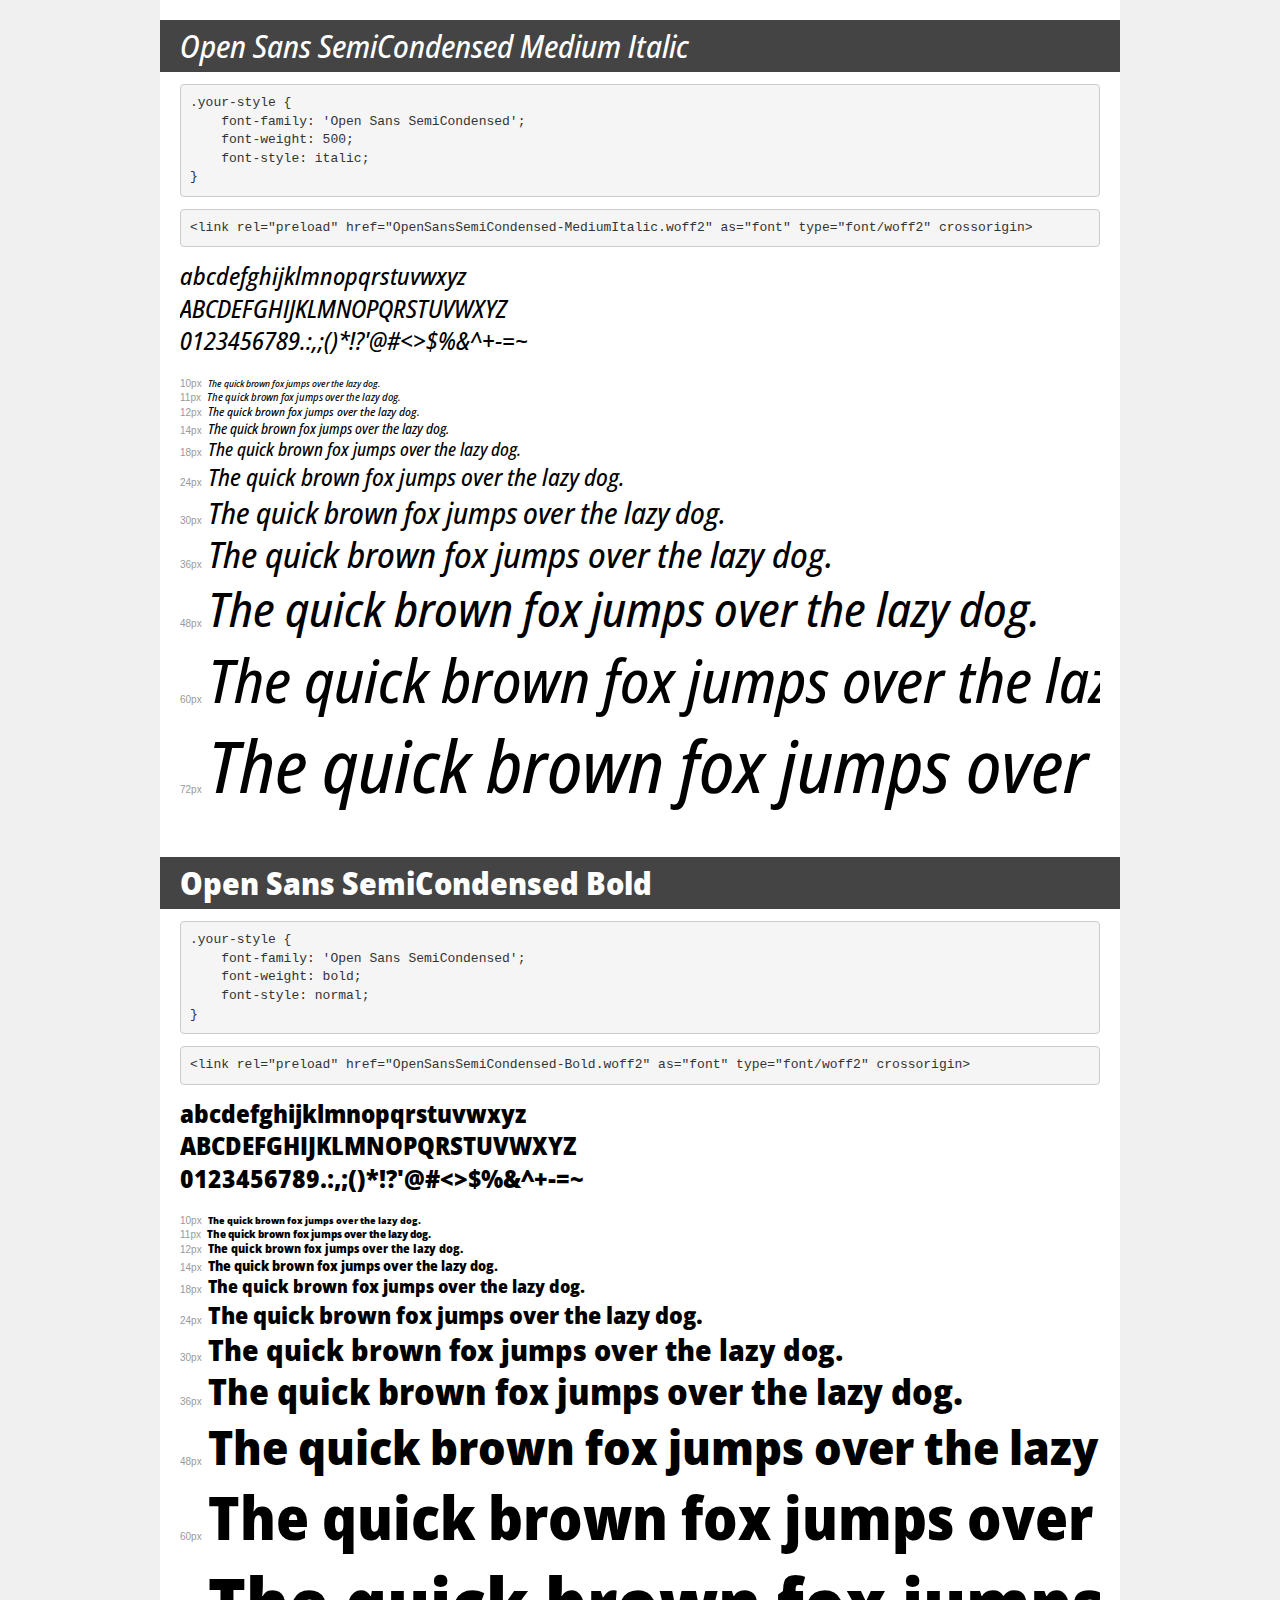
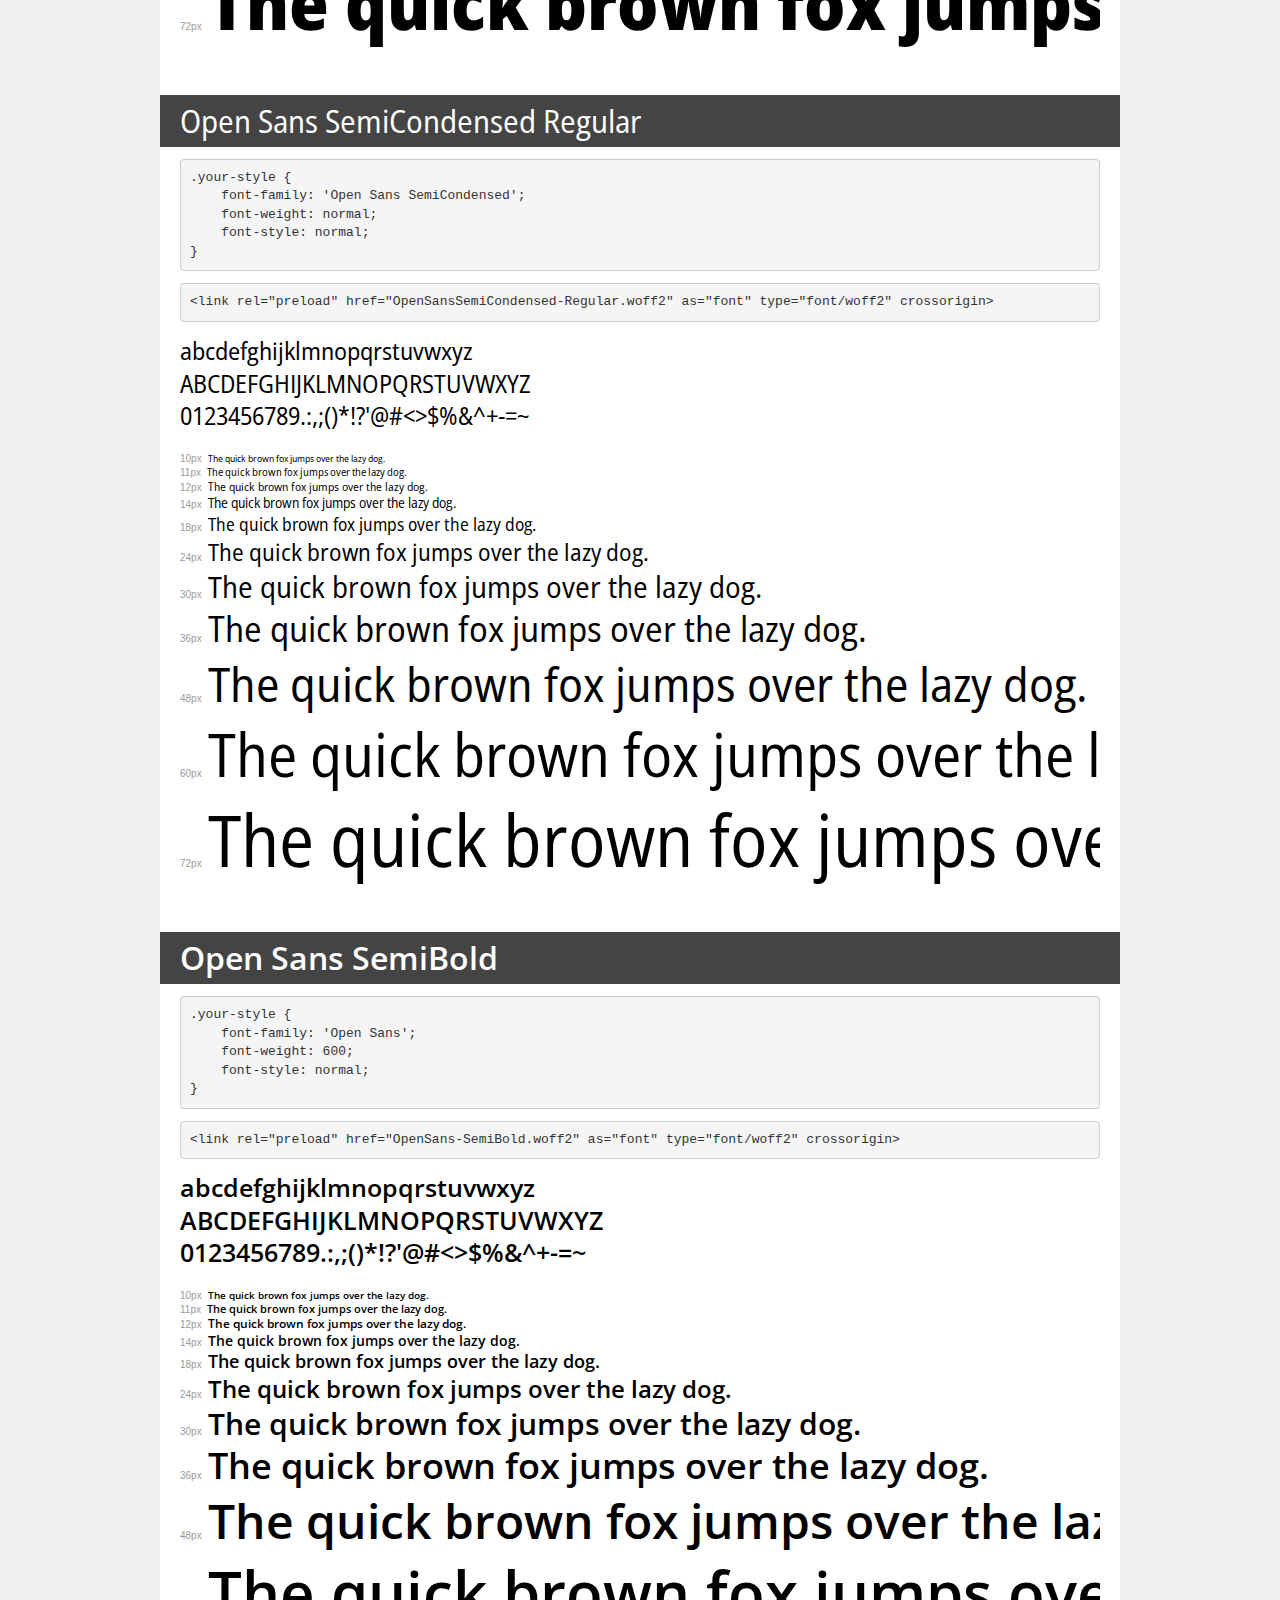
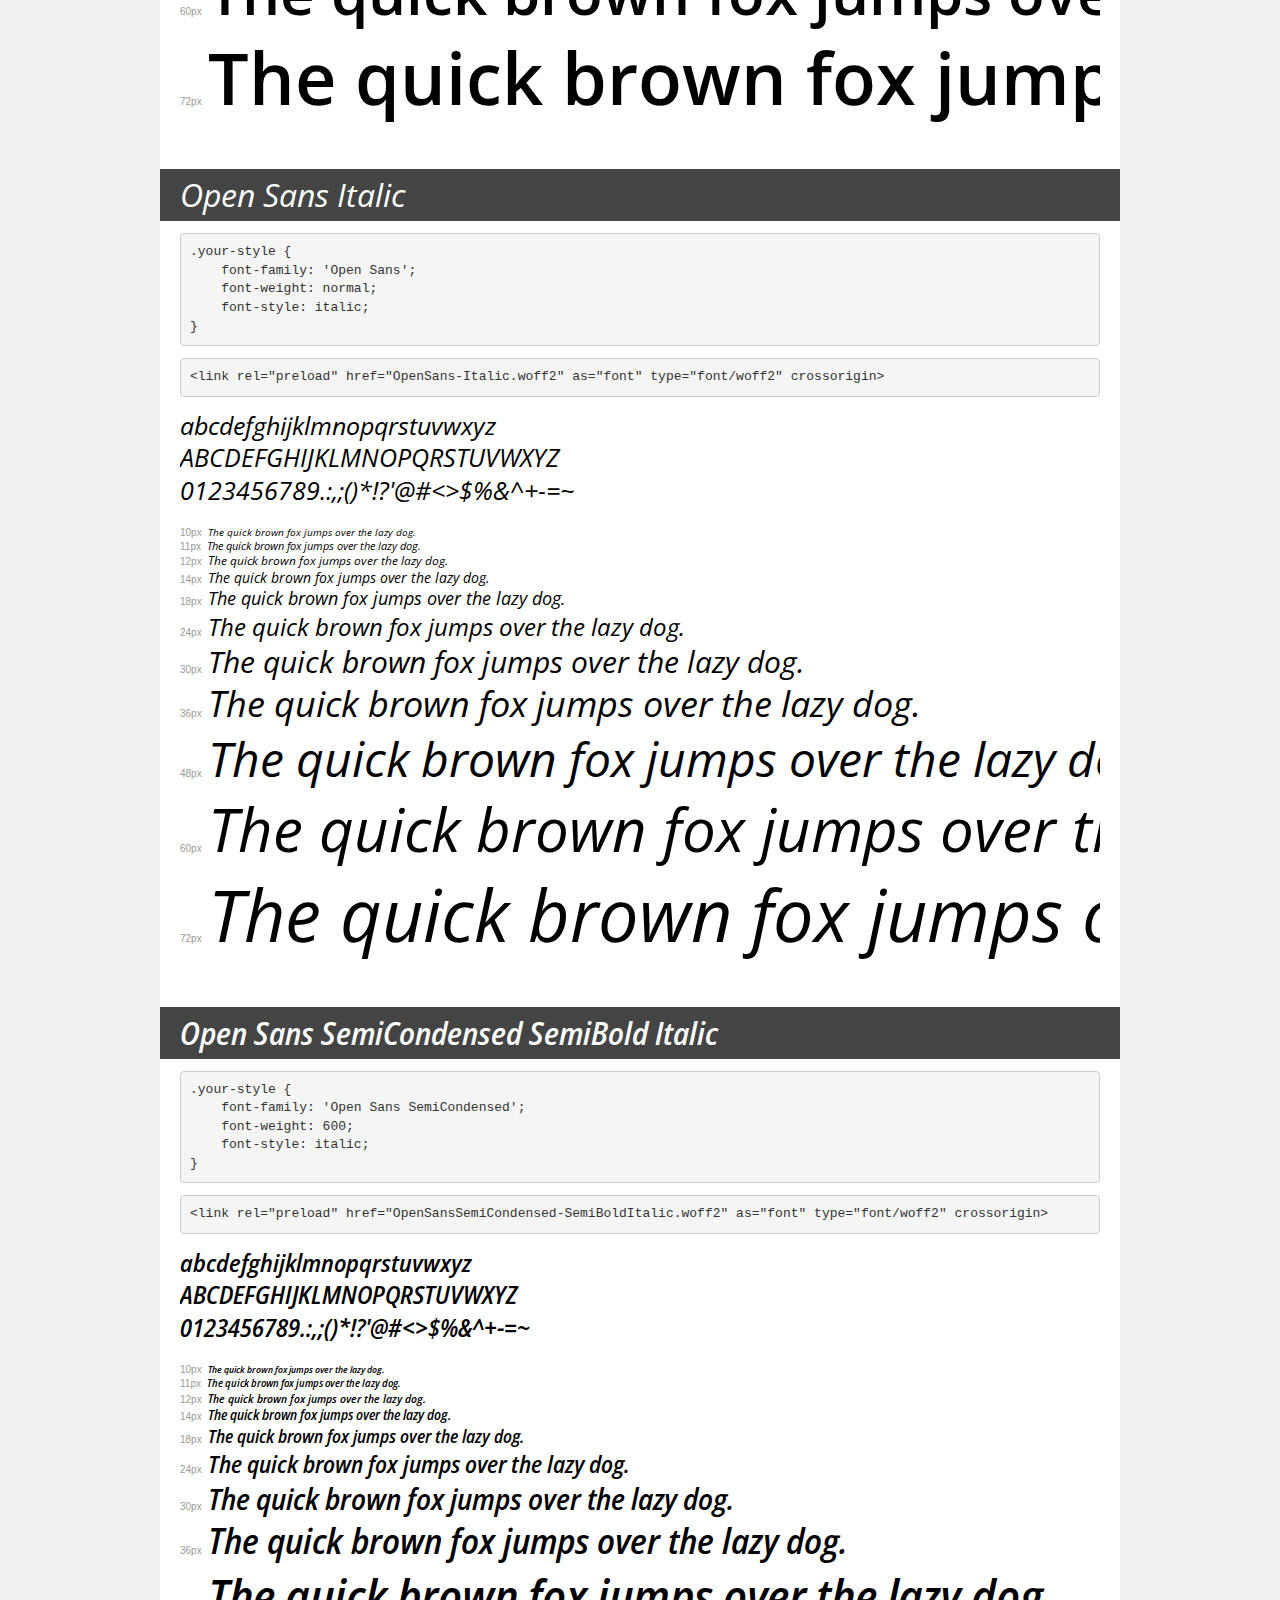
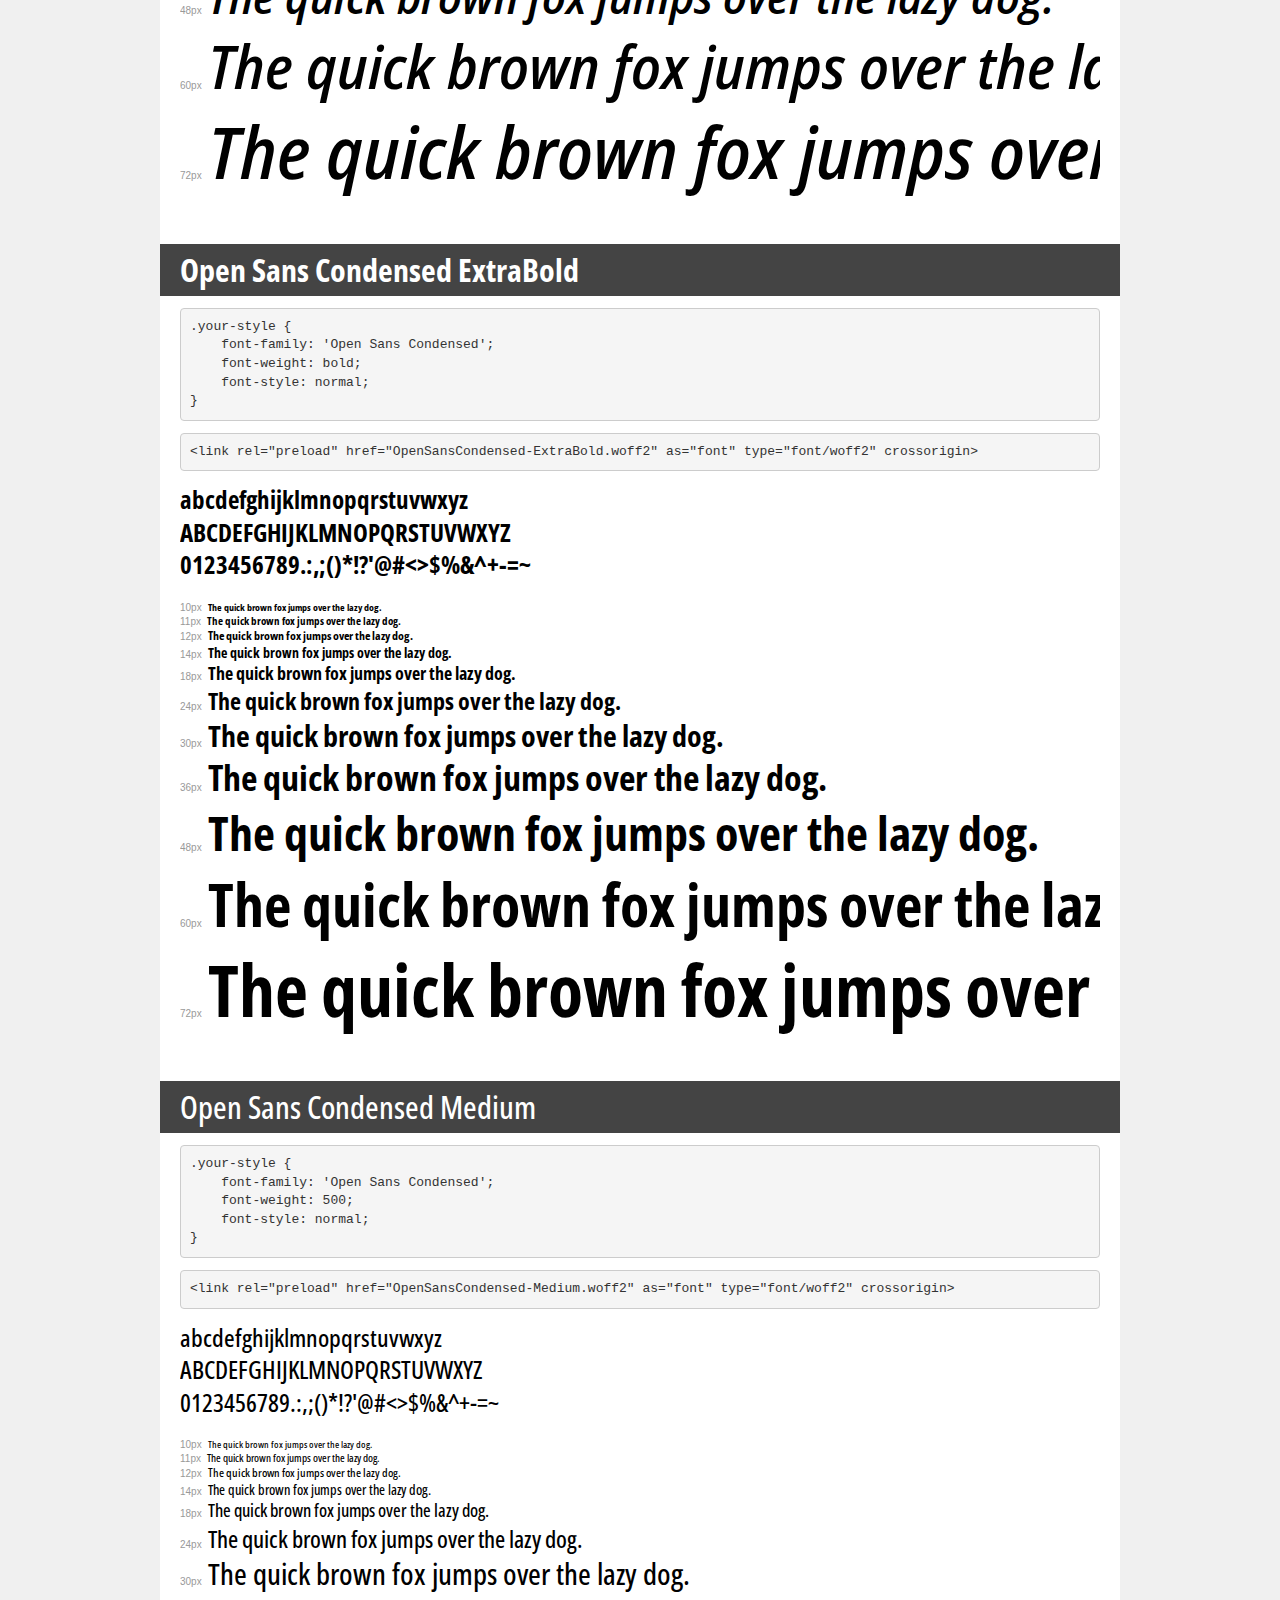
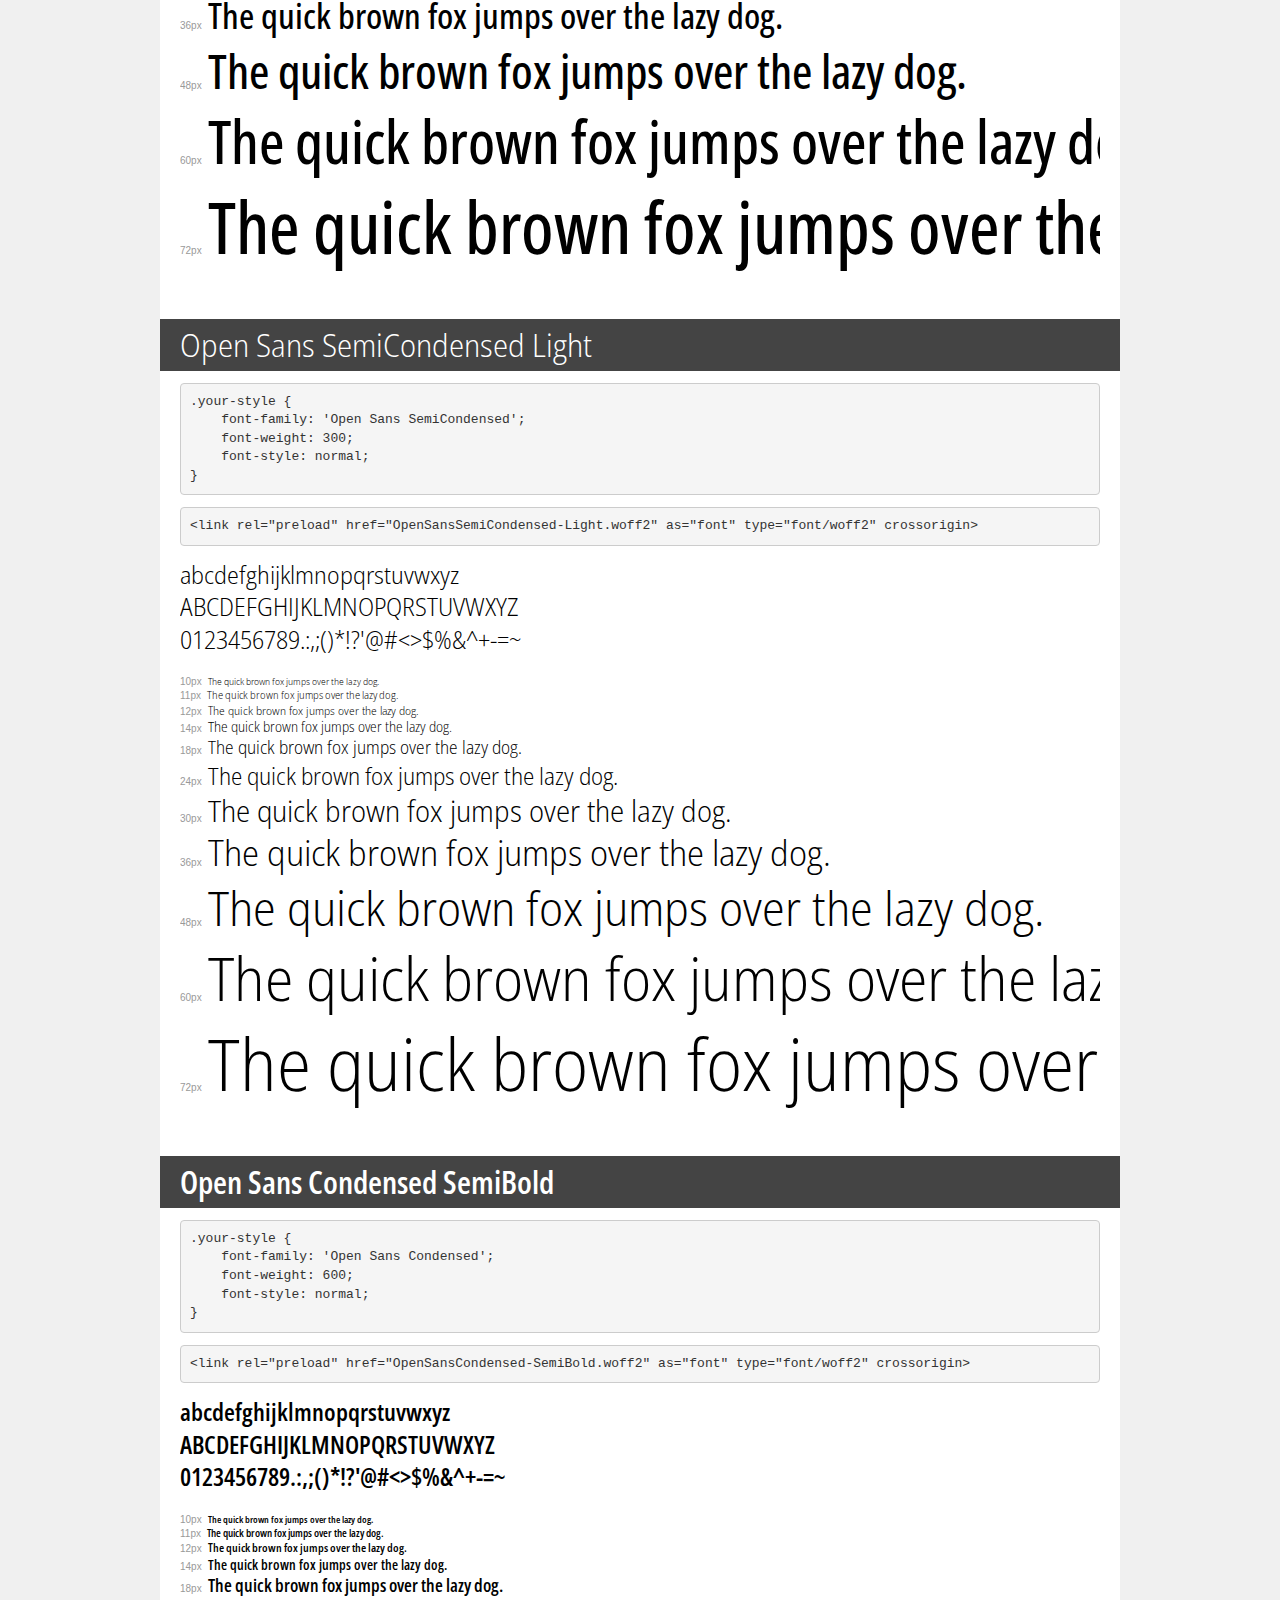
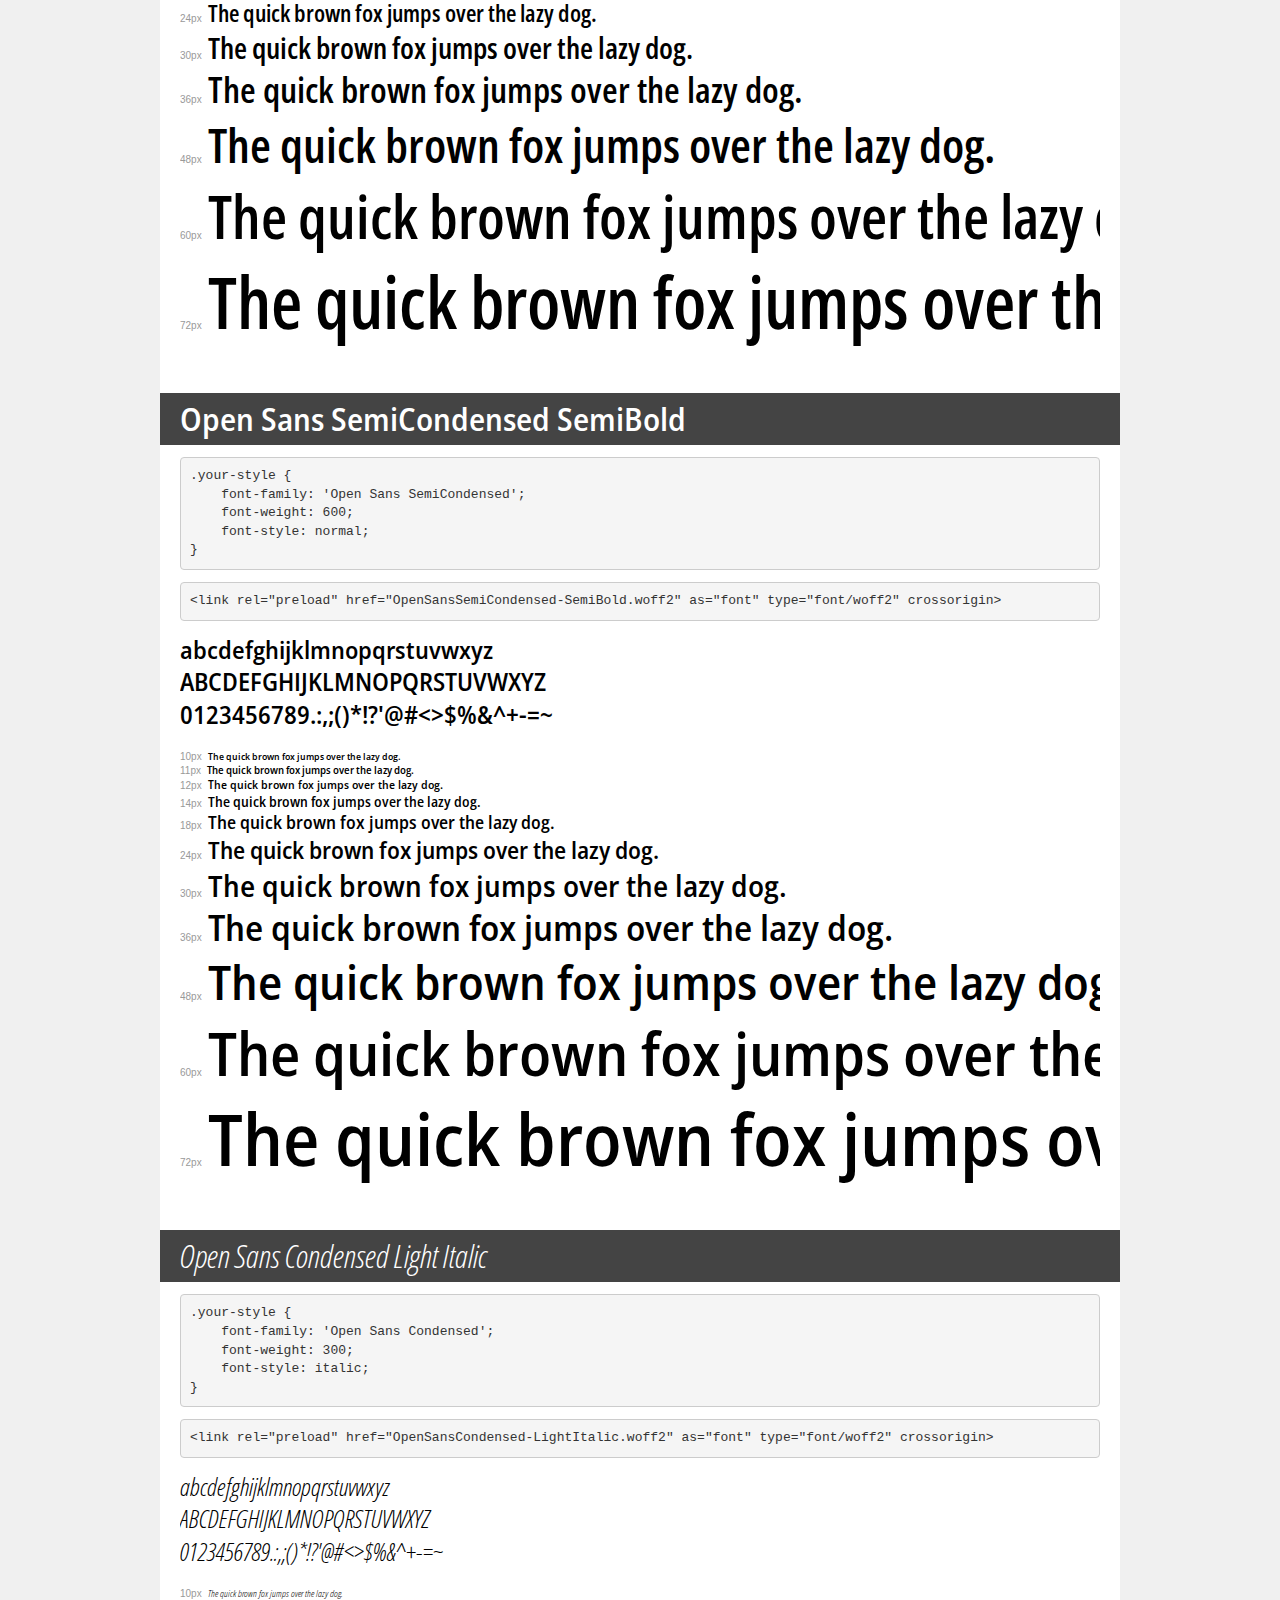
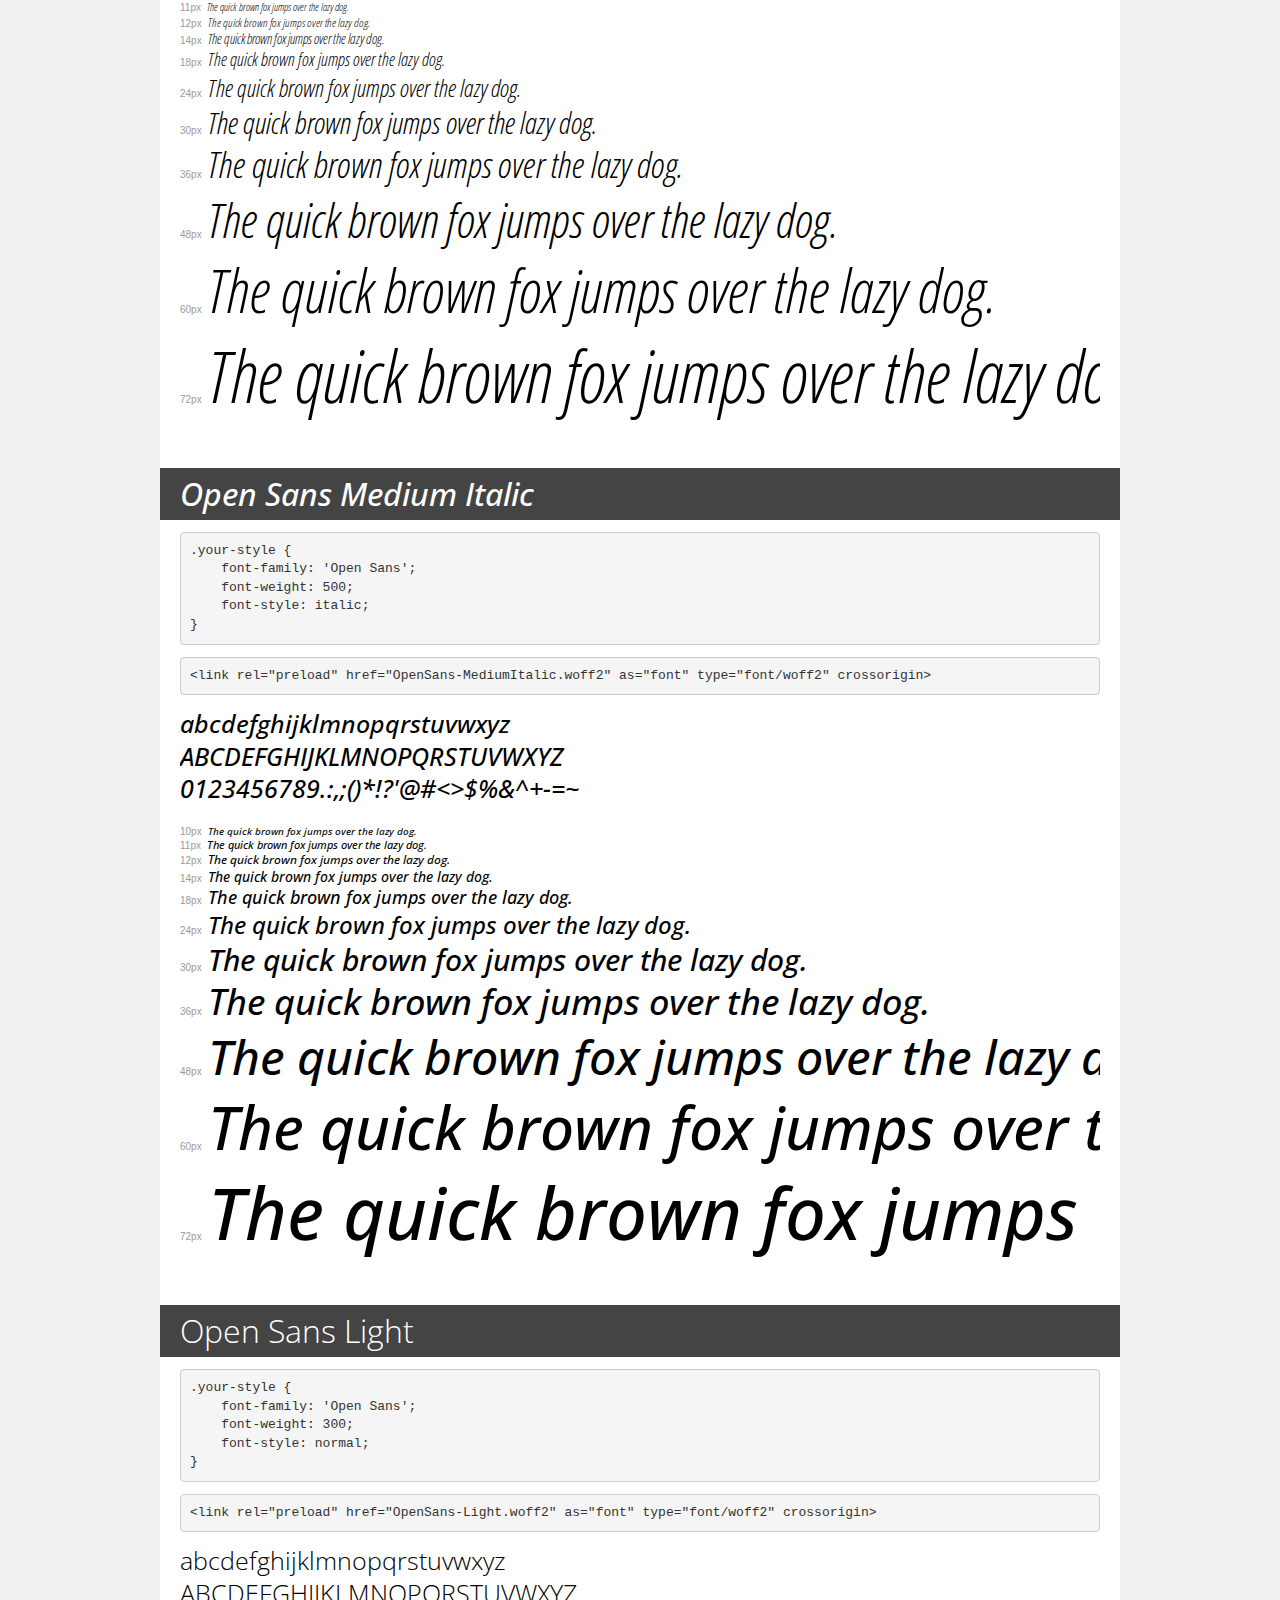
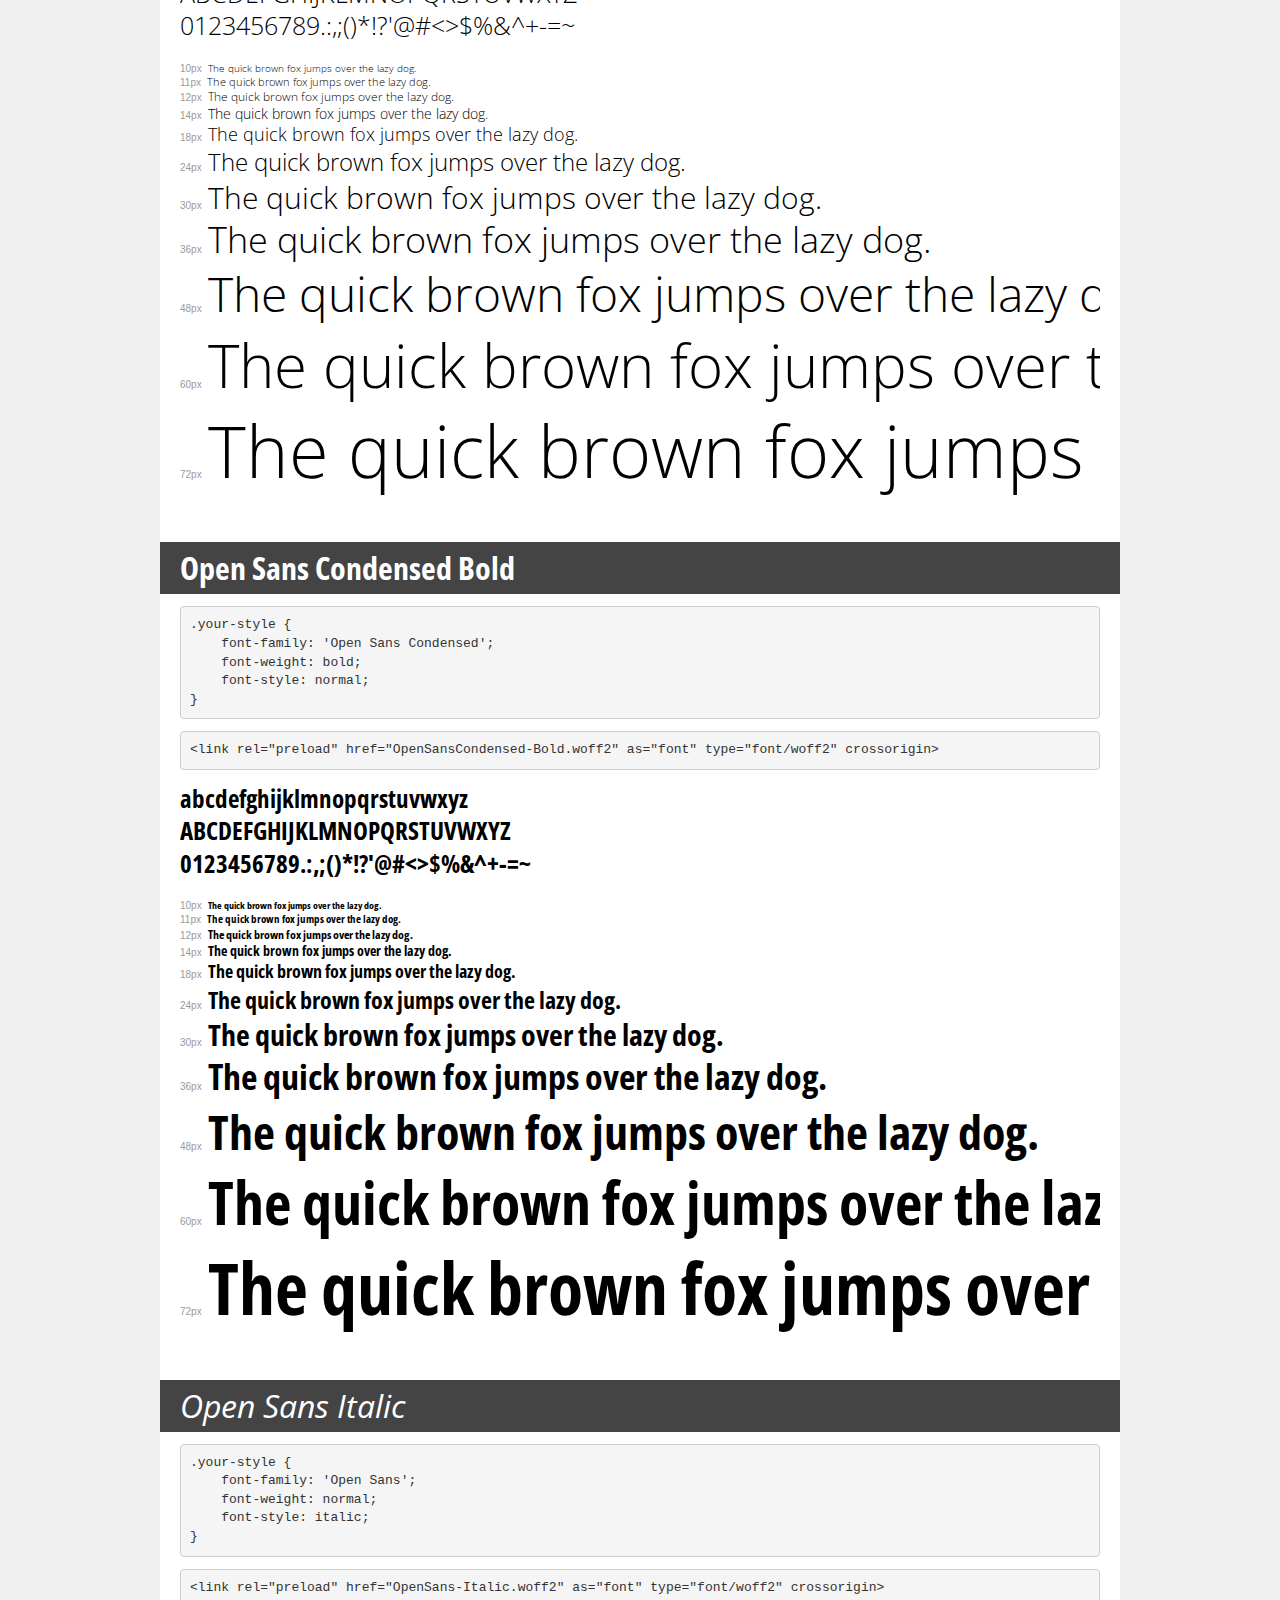
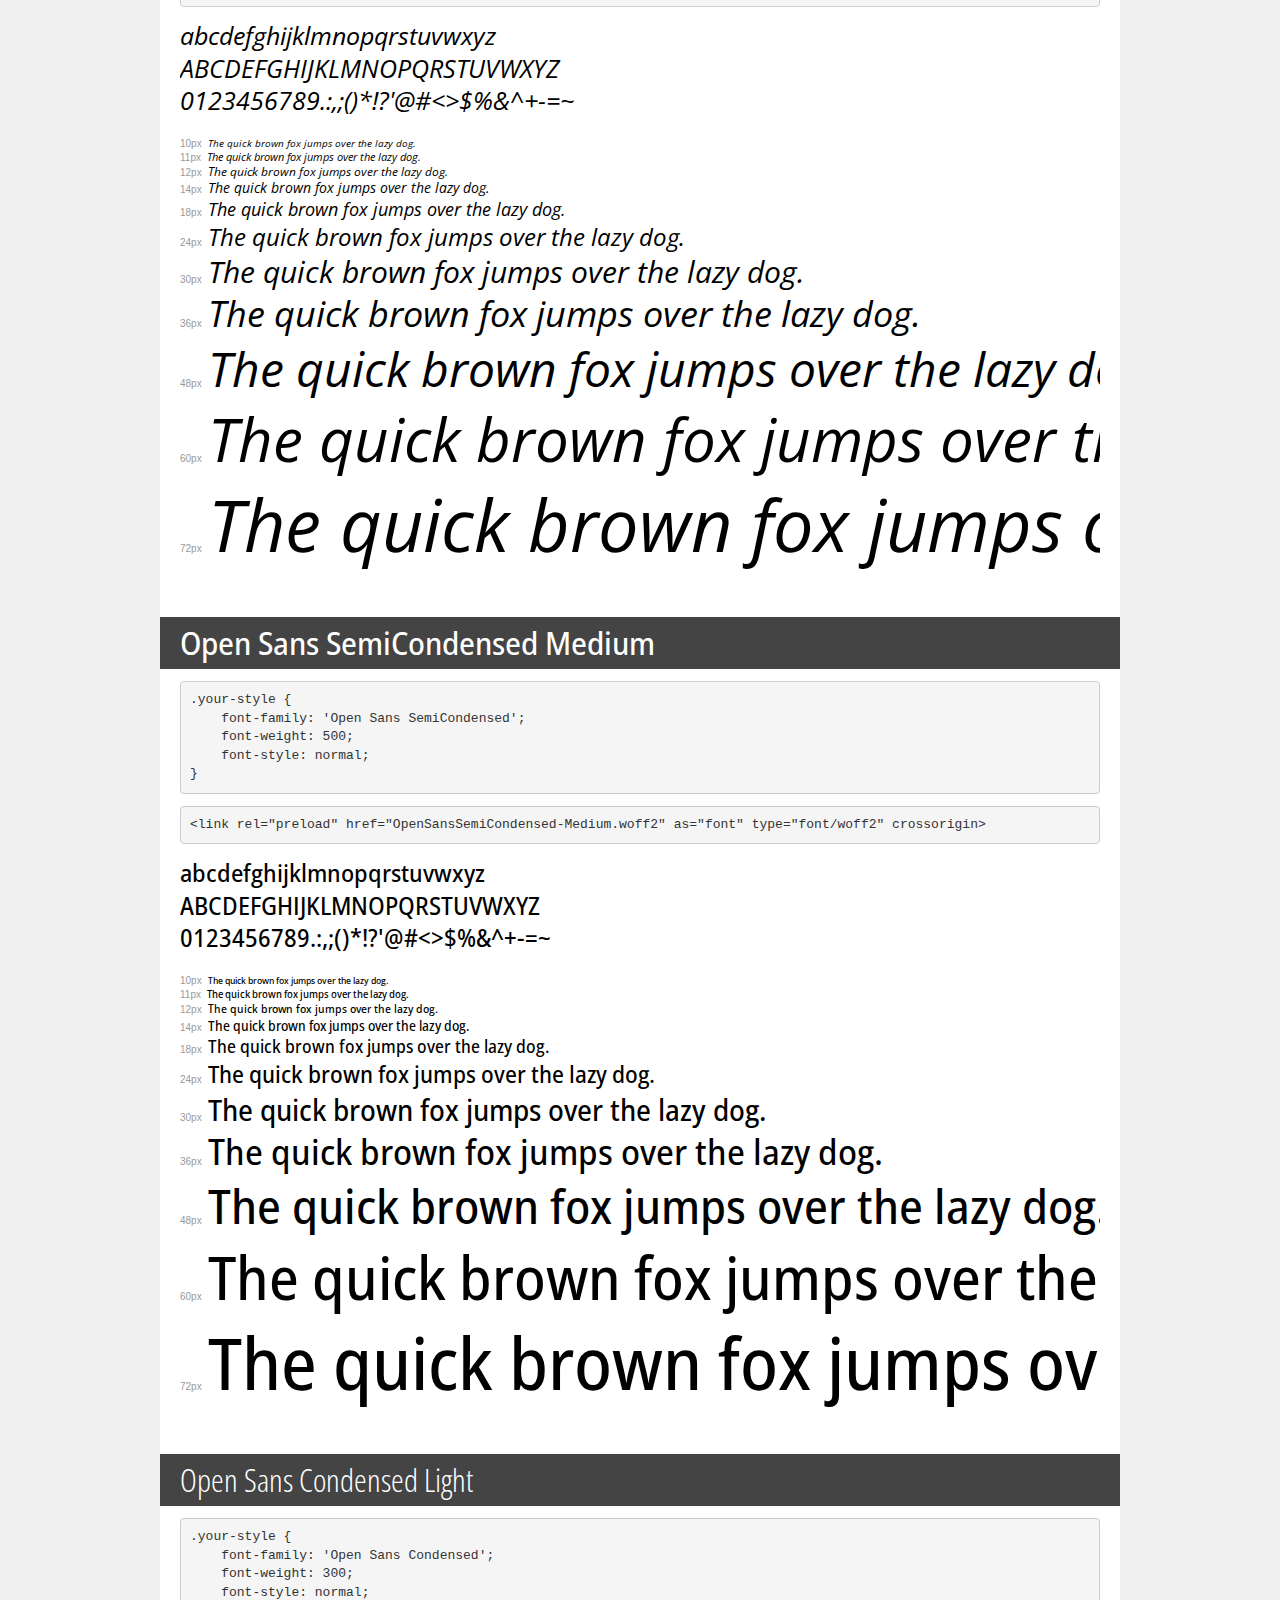
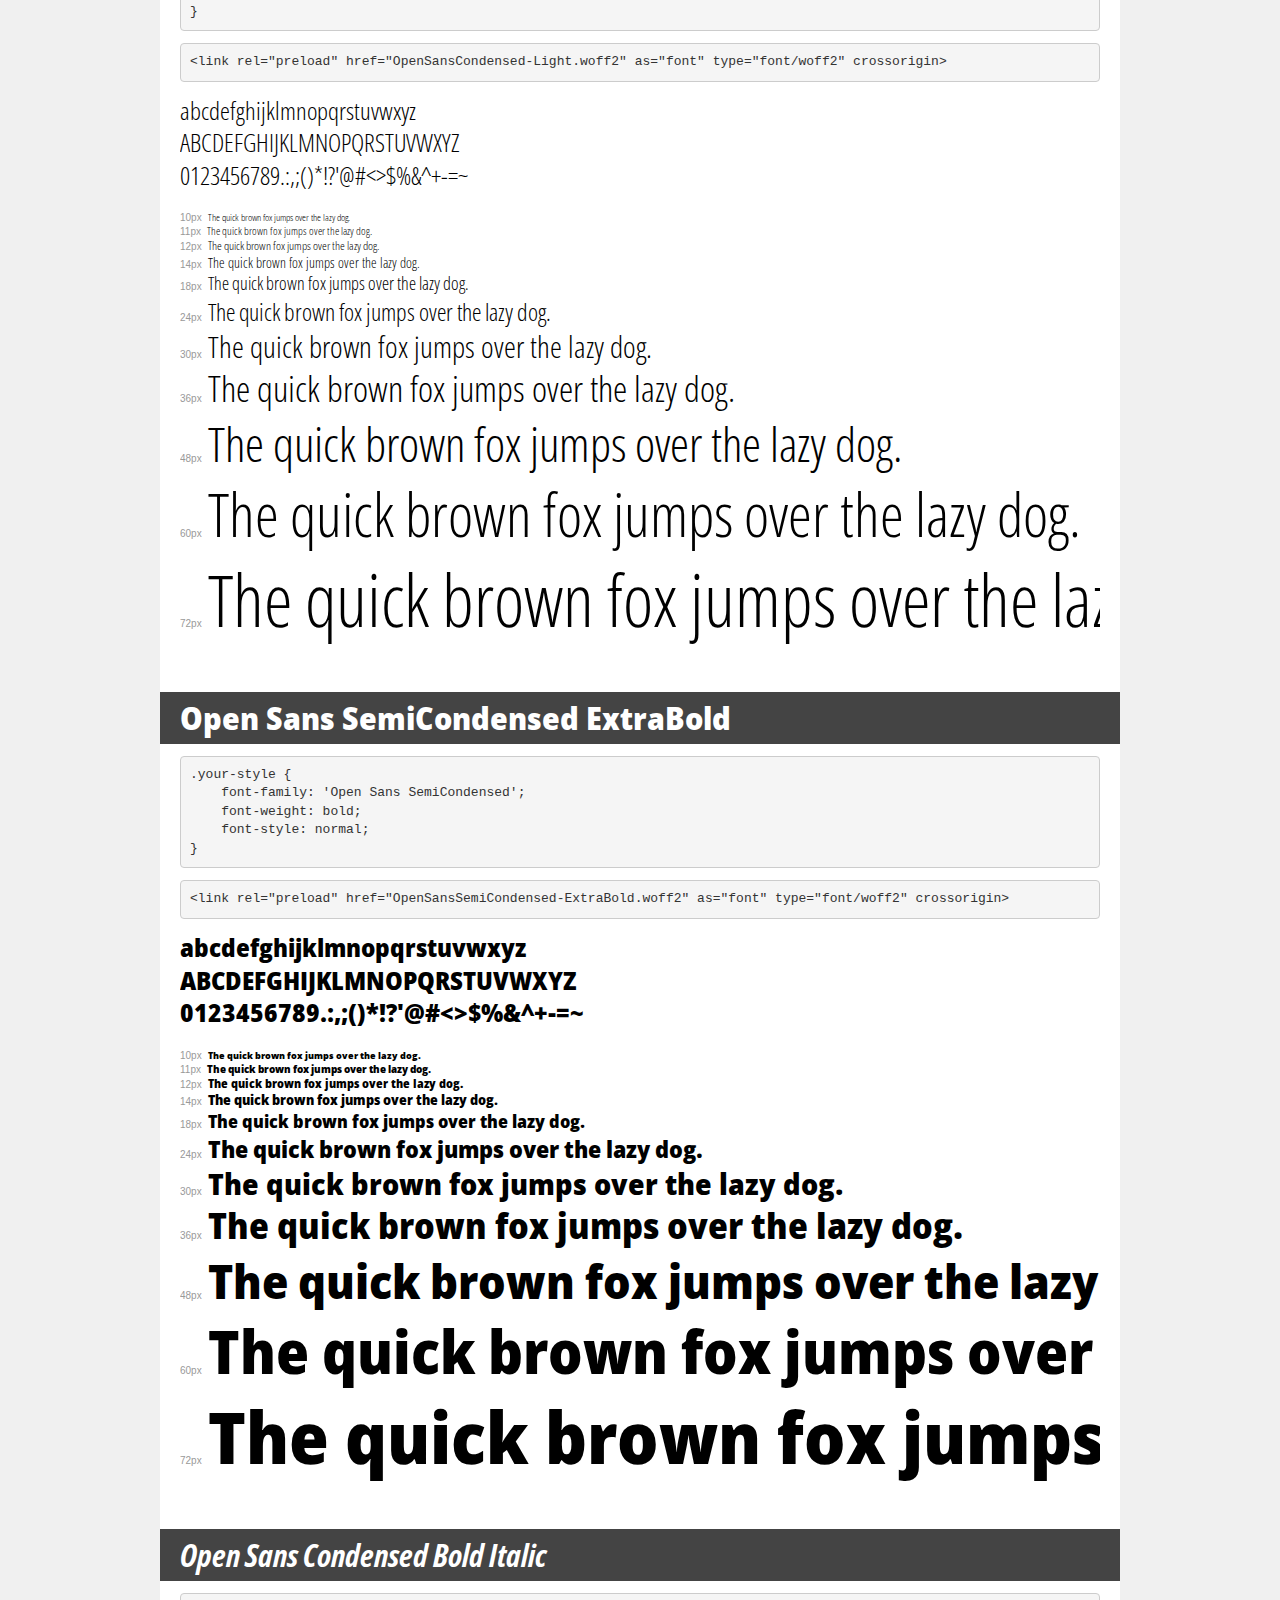
<file: assets/fonts/open-sans/demo.html>
<!DOCTYPE html>
<html lang="en">
<head>
    <meta charset="utf-8">
    <meta http-equiv="X-UA-Compatible" content="IE=edge">
    <meta name="viewport" content="width=device-width, initial-scale=1">
    <meta name="robots" content="noindex, noarchive">
    <meta name="format-detection" content="telephone=no">
    <title>Transfonter demo</title>
    <link href="stylesheet.css" rel="stylesheet">
    <style>
        /*
        http://meyerweb.com/eric/tools/css/reset/
        v2.0 | 20110126
        License: none (public domain)
        */
        html, body, div, span, applet, object, iframe,
        h1, h2, h3, h4, h5, h6, p, blockquote, pre,
        a, abbr, acronym, address, big, cite, code,
        del, dfn, em, img, ins, kbd, q, s, samp,
        small, strike, strong, sub, sup, tt, var,
        b, u, i, center,
        dl, dt, dd, ol, ul, li,
        fieldset, form, label, legend,
        table, caption, tbody, tfoot, thead, tr, th, td,
        article, aside, canvas, details, embed,
        figure, figcaption, footer, header, hgroup,
        menu, nav, output, ruby, section, summary,
        time, mark, audio, video {
            margin: 0;
            padding: 0;
            border: 0;
            font-size: 100%;
            font: inherit;
            vertical-align: baseline;
        }
        /* HTML5 display-role reset for older browsers */
        article, aside, details, figcaption, figure,
        footer, header, hgroup, menu, nav, section {
            display: block;
        }
        body {
            line-height: 1;
        }
        ol, ul {
            list-style: none;
        }
        blockquote, q {
            quotes: none;
        }
        blockquote:before, blockquote:after,
        q:before, q:after {
            content: '';
            content: none;
        }
        table {
            border-collapse: collapse;
            border-spacing: 0;
        }
        /* demo styles */
        body {
            background: #f0f0f0;
            color: #000;
        }
        .page {
            background: #fff;
            width: 920px;
            margin: 0 auto;
            padding: 20px 20px 0 20px;
            overflow: hidden;
        }
        .font-container {
            overflow-x: auto;
            overflow-y: hidden;
            margin-bottom: 40px;
            line-height: 1.3;
            white-space: nowrap;
            padding-bottom: 5px;
        }
        h1 {
            position: relative;
            background: #444;
            font-size: 32px;
            color: #fff;
            padding: 10px 20px;
            margin: 0 -20px 12px -20px;
        }
        .letters {
            font-size: 25px;
            margin-bottom: 20px;
        }
        .s10:before {
            content: '10px';
        }
        .s11:before {
            content: '11px';
        }
        .s12:before {
            content: '12px';
        }
        .s14:before {
            content: '14px';
        }
        .s18:before {
            content: '18px';
        }
        .s24:before {
            content: '24px';
        }
        .s30:before {
            content: '30px';
        }
        .s36:before {
            content: '36px';
        }
        .s48:before {
            content: '48px';
        }
        .s60:before {
            content: '60px';
        }
        .s72:before {
            content: '72px';
        }
        .s10:before, .s11:before, .s12:before, .s14:before,
        .s18:before, .s24:before, .s30:before, .s36:before,
        .s48:before, .s60:before, .s72:before {
            font-family: Arial, sans-serif;
            font-size: 10px;
            font-weight: normal;
            font-style: normal;
            color: #999;
            padding-right: 6px;
        }
        pre {
            display: block;
            padding: 9px;
            margin: 0 0 12px;
            font-family: Monaco, Menlo, Consolas, "Courier New", monospace;
            font-size: 13px;
            line-height: 1.428571429;
            color: #333;
            font-weight: normal;
            font-style: normal;
            background-color: #f5f5f5;
            border: 1px solid #ccc;
            overflow-x: auto;
            border-radius: 4px;
        }
        /* responsive */
        @media (max-width: 959px) {
            .page {
                width: auto;
                margin: 0;
            }
        }
    </style>
</head>
<body>
<div class="page">
    <div class="demo">
        <h1 style="font-family: 'Open Sans SemiCondensed'; font-weight: 500; font-style: italic;">Open Sans SemiCondensed Medium Italic</h1>
        <pre title="Usage">.your-style {
    font-family: 'Open Sans SemiCondensed';
    font-weight: 500;
    font-style: italic;
}</pre>
        <pre title="Preload (optional)">
&lt;link rel=&quot;preload&quot; href=&quot;OpenSansSemiCondensed-MediumItalic.woff2&quot; as=&quot;font&quot; type=&quot;font/woff2&quot; crossorigin&gt;</pre>
        <div class="font-container" style="font-family: 'Open Sans SemiCondensed'; font-weight: 500; font-style: italic;">
            <p class="letters">
                abcdefghijklmnopqrstuvwxyz<br>
ABCDEFGHIJKLMNOPQRSTUVWXYZ<br>
                0123456789.:,;()*!?'@#&lt;&gt;$%&^+-=~
            </p>
            <p class="s10" style="font-size: 10px;">The quick brown fox jumps over the lazy dog.</p>
            <p class="s11" style="font-size: 11px;">The quick brown fox jumps over the lazy dog.</p>
            <p class="s12" style="font-size: 12px;">The quick brown fox jumps over the lazy dog.</p>
            <p class="s14" style="font-size: 14px;">The quick brown fox jumps over the lazy dog.</p>
            <p class="s18" style="font-size: 18px;">The quick brown fox jumps over the lazy dog.</p>
            <p class="s24" style="font-size: 24px;">The quick brown fox jumps over the lazy dog.</p>
            <p class="s30" style="font-size: 30px;">The quick brown fox jumps over the lazy dog.</p>
            <p class="s36" style="font-size: 36px;">The quick brown fox jumps over the lazy dog.</p>
            <p class="s48" style="font-size: 48px;">The quick brown fox jumps over the lazy dog.</p>
            <p class="s60" style="font-size: 60px;">The quick brown fox jumps over the lazy dog.</p>
            <p class="s72" style="font-size: 72px;">The quick brown fox jumps over the lazy dog.</p>
        </div>
    </div>

    <div class="demo">
        <h1 style="font-family: 'Open Sans SemiCondensed'; font-weight: bold; font-style: normal;">Open Sans SemiCondensed Bold</h1>
        <pre title="Usage">.your-style {
    font-family: 'Open Sans SemiCondensed';
    font-weight: bold;
    font-style: normal;
}</pre>
        <pre title="Preload (optional)">
&lt;link rel=&quot;preload&quot; href=&quot;OpenSansSemiCondensed-Bold.woff2&quot; as=&quot;font&quot; type=&quot;font/woff2&quot; crossorigin&gt;</pre>
        <div class="font-container" style="font-family: 'Open Sans SemiCondensed'; font-weight: bold; font-style: normal;">
            <p class="letters">
                abcdefghijklmnopqrstuvwxyz<br>
ABCDEFGHIJKLMNOPQRSTUVWXYZ<br>
                0123456789.:,;()*!?'@#&lt;&gt;$%&^+-=~
            </p>
            <p class="s10" style="font-size: 10px;">The quick brown fox jumps over the lazy dog.</p>
            <p class="s11" style="font-size: 11px;">The quick brown fox jumps over the lazy dog.</p>
            <p class="s12" style="font-size: 12px;">The quick brown fox jumps over the lazy dog.</p>
            <p class="s14" style="font-size: 14px;">The quick brown fox jumps over the lazy dog.</p>
            <p class="s18" style="font-size: 18px;">The quick brown fox jumps over the lazy dog.</p>
            <p class="s24" style="font-size: 24px;">The quick brown fox jumps over the lazy dog.</p>
            <p class="s30" style="font-size: 30px;">The quick brown fox jumps over the lazy dog.</p>
            <p class="s36" style="font-size: 36px;">The quick brown fox jumps over the lazy dog.</p>
            <p class="s48" style="font-size: 48px;">The quick brown fox jumps over the lazy dog.</p>
            <p class="s60" style="font-size: 60px;">The quick brown fox jumps over the lazy dog.</p>
            <p class="s72" style="font-size: 72px;">The quick brown fox jumps over the lazy dog.</p>
        </div>
    </div>

    <div class="demo">
        <h1 style="font-family: 'Open Sans SemiCondensed'; font-weight: normal; font-style: normal;">Open Sans SemiCondensed Regular</h1>
        <pre title="Usage">.your-style {
    font-family: 'Open Sans SemiCondensed';
    font-weight: normal;
    font-style: normal;
}</pre>
        <pre title="Preload (optional)">
&lt;link rel=&quot;preload&quot; href=&quot;OpenSansSemiCondensed-Regular.woff2&quot; as=&quot;font&quot; type=&quot;font/woff2&quot; crossorigin&gt;</pre>
        <div class="font-container" style="font-family: 'Open Sans SemiCondensed'; font-weight: normal; font-style: normal;">
            <p class="letters">
                abcdefghijklmnopqrstuvwxyz<br>
ABCDEFGHIJKLMNOPQRSTUVWXYZ<br>
                0123456789.:,;()*!?'@#&lt;&gt;$%&^+-=~
            </p>
            <p class="s10" style="font-size: 10px;">The quick brown fox jumps over the lazy dog.</p>
            <p class="s11" style="font-size: 11px;">The quick brown fox jumps over the lazy dog.</p>
            <p class="s12" style="font-size: 12px;">The quick brown fox jumps over the lazy dog.</p>
            <p class="s14" style="font-size: 14px;">The quick brown fox jumps over the lazy dog.</p>
            <p class="s18" style="font-size: 18px;">The quick brown fox jumps over the lazy dog.</p>
            <p class="s24" style="font-size: 24px;">The quick brown fox jumps over the lazy dog.</p>
            <p class="s30" style="font-size: 30px;">The quick brown fox jumps over the lazy dog.</p>
            <p class="s36" style="font-size: 36px;">The quick brown fox jumps over the lazy dog.</p>
            <p class="s48" style="font-size: 48px;">The quick brown fox jumps over the lazy dog.</p>
            <p class="s60" style="font-size: 60px;">The quick brown fox jumps over the lazy dog.</p>
            <p class="s72" style="font-size: 72px;">The quick brown fox jumps over the lazy dog.</p>
        </div>
    </div>

    <div class="demo">
        <h1 style="font-family: 'Open Sans'; font-weight: 600; font-style: normal;">Open Sans SemiBold</h1>
        <pre title="Usage">.your-style {
    font-family: 'Open Sans';
    font-weight: 600;
    font-style: normal;
}</pre>
        <pre title="Preload (optional)">
&lt;link rel=&quot;preload&quot; href=&quot;OpenSans-SemiBold.woff2&quot; as=&quot;font&quot; type=&quot;font/woff2&quot; crossorigin&gt;</pre>
        <div class="font-container" style="font-family: 'Open Sans'; font-weight: 600; font-style: normal;">
            <p class="letters">
                abcdefghijklmnopqrstuvwxyz<br>
ABCDEFGHIJKLMNOPQRSTUVWXYZ<br>
                0123456789.:,;()*!?'@#&lt;&gt;$%&^+-=~
            </p>
            <p class="s10" style="font-size: 10px;">The quick brown fox jumps over the lazy dog.</p>
            <p class="s11" style="font-size: 11px;">The quick brown fox jumps over the lazy dog.</p>
            <p class="s12" style="font-size: 12px;">The quick brown fox jumps over the lazy dog.</p>
            <p class="s14" style="font-size: 14px;">The quick brown fox jumps over the lazy dog.</p>
            <p class="s18" style="font-size: 18px;">The quick brown fox jumps over the lazy dog.</p>
            <p class="s24" style="font-size: 24px;">The quick brown fox jumps over the lazy dog.</p>
            <p class="s30" style="font-size: 30px;">The quick brown fox jumps over the lazy dog.</p>
            <p class="s36" style="font-size: 36px;">The quick brown fox jumps over the lazy dog.</p>
            <p class="s48" style="font-size: 48px;">The quick brown fox jumps over the lazy dog.</p>
            <p class="s60" style="font-size: 60px;">The quick brown fox jumps over the lazy dog.</p>
            <p class="s72" style="font-size: 72px;">The quick brown fox jumps over the lazy dog.</p>
        </div>
    </div>

    <div class="demo">
        <h1 style="font-family: 'Open Sans'; font-weight: normal; font-style: italic;">Open Sans Italic</h1>
        <pre title="Usage">.your-style {
    font-family: 'Open Sans';
    font-weight: normal;
    font-style: italic;
}</pre>
        <pre title="Preload (optional)">
&lt;link rel=&quot;preload&quot; href=&quot;OpenSans-Italic.woff2&quot; as=&quot;font&quot; type=&quot;font/woff2&quot; crossorigin&gt;</pre>
        <div class="font-container" style="font-family: 'Open Sans'; font-weight: normal; font-style: italic;">
            <p class="letters">
                abcdefghijklmnopqrstuvwxyz<br>
ABCDEFGHIJKLMNOPQRSTUVWXYZ<br>
                0123456789.:,;()*!?'@#&lt;&gt;$%&^+-=~
            </p>
            <p class="s10" style="font-size: 10px;">The quick brown fox jumps over the lazy dog.</p>
            <p class="s11" style="font-size: 11px;">The quick brown fox jumps over the lazy dog.</p>
            <p class="s12" style="font-size: 12px;">The quick brown fox jumps over the lazy dog.</p>
            <p class="s14" style="font-size: 14px;">The quick brown fox jumps over the lazy dog.</p>
            <p class="s18" style="font-size: 18px;">The quick brown fox jumps over the lazy dog.</p>
            <p class="s24" style="font-size: 24px;">The quick brown fox jumps over the lazy dog.</p>
            <p class="s30" style="font-size: 30px;">The quick brown fox jumps over the lazy dog.</p>
            <p class="s36" style="font-size: 36px;">The quick brown fox jumps over the lazy dog.</p>
            <p class="s48" style="font-size: 48px;">The quick brown fox jumps over the lazy dog.</p>
            <p class="s60" style="font-size: 60px;">The quick brown fox jumps over the lazy dog.</p>
            <p class="s72" style="font-size: 72px;">The quick brown fox jumps over the lazy dog.</p>
        </div>
    </div>

    <div class="demo">
        <h1 style="font-family: 'Open Sans SemiCondensed'; font-weight: 600; font-style: italic;">Open Sans SemiCondensed SemiBold Italic</h1>
        <pre title="Usage">.your-style {
    font-family: 'Open Sans SemiCondensed';
    font-weight: 600;
    font-style: italic;
}</pre>
        <pre title="Preload (optional)">
&lt;link rel=&quot;preload&quot; href=&quot;OpenSansSemiCondensed-SemiBoldItalic.woff2&quot; as=&quot;font&quot; type=&quot;font/woff2&quot; crossorigin&gt;</pre>
        <div class="font-container" style="font-family: 'Open Sans SemiCondensed'; font-weight: 600; font-style: italic;">
            <p class="letters">
                abcdefghijklmnopqrstuvwxyz<br>
ABCDEFGHIJKLMNOPQRSTUVWXYZ<br>
                0123456789.:,;()*!?'@#&lt;&gt;$%&^+-=~
            </p>
            <p class="s10" style="font-size: 10px;">The quick brown fox jumps over the lazy dog.</p>
            <p class="s11" style="font-size: 11px;">The quick brown fox jumps over the lazy dog.</p>
            <p class="s12" style="font-size: 12px;">The quick brown fox jumps over the lazy dog.</p>
            <p class="s14" style="font-size: 14px;">The quick brown fox jumps over the lazy dog.</p>
            <p class="s18" style="font-size: 18px;">The quick brown fox jumps over the lazy dog.</p>
            <p class="s24" style="font-size: 24px;">The quick brown fox jumps over the lazy dog.</p>
            <p class="s30" style="font-size: 30px;">The quick brown fox jumps over the lazy dog.</p>
            <p class="s36" style="font-size: 36px;">The quick brown fox jumps over the lazy dog.</p>
            <p class="s48" style="font-size: 48px;">The quick brown fox jumps over the lazy dog.</p>
            <p class="s60" style="font-size: 60px;">The quick brown fox jumps over the lazy dog.</p>
            <p class="s72" style="font-size: 72px;">The quick brown fox jumps over the lazy dog.</p>
        </div>
    </div>

    <div class="demo">
        <h1 style="font-family: 'Open Sans Condensed'; font-weight: bold; font-style: normal;">Open Sans Condensed ExtraBold</h1>
        <pre title="Usage">.your-style {
    font-family: 'Open Sans Condensed';
    font-weight: bold;
    font-style: normal;
}</pre>
        <pre title="Preload (optional)">
&lt;link rel=&quot;preload&quot; href=&quot;OpenSansCondensed-ExtraBold.woff2&quot; as=&quot;font&quot; type=&quot;font/woff2&quot; crossorigin&gt;</pre>
        <div class="font-container" style="font-family: 'Open Sans Condensed'; font-weight: bold; font-style: normal;">
            <p class="letters">
                abcdefghijklmnopqrstuvwxyz<br>
ABCDEFGHIJKLMNOPQRSTUVWXYZ<br>
                0123456789.:,;()*!?'@#&lt;&gt;$%&^+-=~
            </p>
            <p class="s10" style="font-size: 10px;">The quick brown fox jumps over the lazy dog.</p>
            <p class="s11" style="font-size: 11px;">The quick brown fox jumps over the lazy dog.</p>
            <p class="s12" style="font-size: 12px;">The quick brown fox jumps over the lazy dog.</p>
            <p class="s14" style="font-size: 14px;">The quick brown fox jumps over the lazy dog.</p>
            <p class="s18" style="font-size: 18px;">The quick brown fox jumps over the lazy dog.</p>
            <p class="s24" style="font-size: 24px;">The quick brown fox jumps over the lazy dog.</p>
            <p class="s30" style="font-size: 30px;">The quick brown fox jumps over the lazy dog.</p>
            <p class="s36" style="font-size: 36px;">The quick brown fox jumps over the lazy dog.</p>
            <p class="s48" style="font-size: 48px;">The quick brown fox jumps over the lazy dog.</p>
            <p class="s60" style="font-size: 60px;">The quick brown fox jumps over the lazy dog.</p>
            <p class="s72" style="font-size: 72px;">The quick brown fox jumps over the lazy dog.</p>
        </div>
    </div>

    <div class="demo">
        <h1 style="font-family: 'Open Sans Condensed'; font-weight: 500; font-style: normal;">Open Sans Condensed Medium</h1>
        <pre title="Usage">.your-style {
    font-family: 'Open Sans Condensed';
    font-weight: 500;
    font-style: normal;
}</pre>
        <pre title="Preload (optional)">
&lt;link rel=&quot;preload&quot; href=&quot;OpenSansCondensed-Medium.woff2&quot; as=&quot;font&quot; type=&quot;font/woff2&quot; crossorigin&gt;</pre>
        <div class="font-container" style="font-family: 'Open Sans Condensed'; font-weight: 500; font-style: normal;">
            <p class="letters">
                abcdefghijklmnopqrstuvwxyz<br>
ABCDEFGHIJKLMNOPQRSTUVWXYZ<br>
                0123456789.:,;()*!?'@#&lt;&gt;$%&^+-=~
            </p>
            <p class="s10" style="font-size: 10px;">The quick brown fox jumps over the lazy dog.</p>
            <p class="s11" style="font-size: 11px;">The quick brown fox jumps over the lazy dog.</p>
            <p class="s12" style="font-size: 12px;">The quick brown fox jumps over the lazy dog.</p>
            <p class="s14" style="font-size: 14px;">The quick brown fox jumps over the lazy dog.</p>
            <p class="s18" style="font-size: 18px;">The quick brown fox jumps over the lazy dog.</p>
            <p class="s24" style="font-size: 24px;">The quick brown fox jumps over the lazy dog.</p>
            <p class="s30" style="font-size: 30px;">The quick brown fox jumps over the lazy dog.</p>
            <p class="s36" style="font-size: 36px;">The quick brown fox jumps over the lazy dog.</p>
            <p class="s48" style="font-size: 48px;">The quick brown fox jumps over the lazy dog.</p>
            <p class="s60" style="font-size: 60px;">The quick brown fox jumps over the lazy dog.</p>
            <p class="s72" style="font-size: 72px;">The quick brown fox jumps over the lazy dog.</p>
        </div>
    </div>

    <div class="demo">
        <h1 style="font-family: 'Open Sans SemiCondensed'; font-weight: 300; font-style: normal;">Open Sans SemiCondensed Light</h1>
        <pre title="Usage">.your-style {
    font-family: 'Open Sans SemiCondensed';
    font-weight: 300;
    font-style: normal;
}</pre>
        <pre title="Preload (optional)">
&lt;link rel=&quot;preload&quot; href=&quot;OpenSansSemiCondensed-Light.woff2&quot; as=&quot;font&quot; type=&quot;font/woff2&quot; crossorigin&gt;</pre>
        <div class="font-container" style="font-family: 'Open Sans SemiCondensed'; font-weight: 300; font-style: normal;">
            <p class="letters">
                abcdefghijklmnopqrstuvwxyz<br>
ABCDEFGHIJKLMNOPQRSTUVWXYZ<br>
                0123456789.:,;()*!?'@#&lt;&gt;$%&^+-=~
            </p>
            <p class="s10" style="font-size: 10px;">The quick brown fox jumps over the lazy dog.</p>
            <p class="s11" style="font-size: 11px;">The quick brown fox jumps over the lazy dog.</p>
            <p class="s12" style="font-size: 12px;">The quick brown fox jumps over the lazy dog.</p>
            <p class="s14" style="font-size: 14px;">The quick brown fox jumps over the lazy dog.</p>
            <p class="s18" style="font-size: 18px;">The quick brown fox jumps over the lazy dog.</p>
            <p class="s24" style="font-size: 24px;">The quick brown fox jumps over the lazy dog.</p>
            <p class="s30" style="font-size: 30px;">The quick brown fox jumps over the lazy dog.</p>
            <p class="s36" style="font-size: 36px;">The quick brown fox jumps over the lazy dog.</p>
            <p class="s48" style="font-size: 48px;">The quick brown fox jumps over the lazy dog.</p>
            <p class="s60" style="font-size: 60px;">The quick brown fox jumps over the lazy dog.</p>
            <p class="s72" style="font-size: 72px;">The quick brown fox jumps over the lazy dog.</p>
        </div>
    </div>

    <div class="demo">
        <h1 style="font-family: 'Open Sans Condensed'; font-weight: 600; font-style: normal;">Open Sans Condensed SemiBold</h1>
        <pre title="Usage">.your-style {
    font-family: 'Open Sans Condensed';
    font-weight: 600;
    font-style: normal;
}</pre>
        <pre title="Preload (optional)">
&lt;link rel=&quot;preload&quot; href=&quot;OpenSansCondensed-SemiBold.woff2&quot; as=&quot;font&quot; type=&quot;font/woff2&quot; crossorigin&gt;</pre>
        <div class="font-container" style="font-family: 'Open Sans Condensed'; font-weight: 600; font-style: normal;">
            <p class="letters">
                abcdefghijklmnopqrstuvwxyz<br>
ABCDEFGHIJKLMNOPQRSTUVWXYZ<br>
                0123456789.:,;()*!?'@#&lt;&gt;$%&^+-=~
            </p>
            <p class="s10" style="font-size: 10px;">The quick brown fox jumps over the lazy dog.</p>
            <p class="s11" style="font-size: 11px;">The quick brown fox jumps over the lazy dog.</p>
            <p class="s12" style="font-size: 12px;">The quick brown fox jumps over the lazy dog.</p>
            <p class="s14" style="font-size: 14px;">The quick brown fox jumps over the lazy dog.</p>
            <p class="s18" style="font-size: 18px;">The quick brown fox jumps over the lazy dog.</p>
            <p class="s24" style="font-size: 24px;">The quick brown fox jumps over the lazy dog.</p>
            <p class="s30" style="font-size: 30px;">The quick brown fox jumps over the lazy dog.</p>
            <p class="s36" style="font-size: 36px;">The quick brown fox jumps over the lazy dog.</p>
            <p class="s48" style="font-size: 48px;">The quick brown fox jumps over the lazy dog.</p>
            <p class="s60" style="font-size: 60px;">The quick brown fox jumps over the lazy dog.</p>
            <p class="s72" style="font-size: 72px;">The quick brown fox jumps over the lazy dog.</p>
        </div>
    </div>

    <div class="demo">
        <h1 style="font-family: 'Open Sans SemiCondensed'; font-weight: 600; font-style: normal;">Open Sans SemiCondensed SemiBold</h1>
        <pre title="Usage">.your-style {
    font-family: 'Open Sans SemiCondensed';
    font-weight: 600;
    font-style: normal;
}</pre>
        <pre title="Preload (optional)">
&lt;link rel=&quot;preload&quot; href=&quot;OpenSansSemiCondensed-SemiBold.woff2&quot; as=&quot;font&quot; type=&quot;font/woff2&quot; crossorigin&gt;</pre>
        <div class="font-container" style="font-family: 'Open Sans SemiCondensed'; font-weight: 600; font-style: normal;">
            <p class="letters">
                abcdefghijklmnopqrstuvwxyz<br>
ABCDEFGHIJKLMNOPQRSTUVWXYZ<br>
                0123456789.:,;()*!?'@#&lt;&gt;$%&^+-=~
            </p>
            <p class="s10" style="font-size: 10px;">The quick brown fox jumps over the lazy dog.</p>
            <p class="s11" style="font-size: 11px;">The quick brown fox jumps over the lazy dog.</p>
            <p class="s12" style="font-size: 12px;">The quick brown fox jumps over the lazy dog.</p>
            <p class="s14" style="font-size: 14px;">The quick brown fox jumps over the lazy dog.</p>
            <p class="s18" style="font-size: 18px;">The quick brown fox jumps over the lazy dog.</p>
            <p class="s24" style="font-size: 24px;">The quick brown fox jumps over the lazy dog.</p>
            <p class="s30" style="font-size: 30px;">The quick brown fox jumps over the lazy dog.</p>
            <p class="s36" style="font-size: 36px;">The quick brown fox jumps over the lazy dog.</p>
            <p class="s48" style="font-size: 48px;">The quick brown fox jumps over the lazy dog.</p>
            <p class="s60" style="font-size: 60px;">The quick brown fox jumps over the lazy dog.</p>
            <p class="s72" style="font-size: 72px;">The quick brown fox jumps over the lazy dog.</p>
        </div>
    </div>

    <div class="demo">
        <h1 style="font-family: 'Open Sans Condensed'; font-weight: 300; font-style: italic;">Open Sans Condensed Light Italic</h1>
        <pre title="Usage">.your-style {
    font-family: 'Open Sans Condensed';
    font-weight: 300;
    font-style: italic;
}</pre>
        <pre title="Preload (optional)">
&lt;link rel=&quot;preload&quot; href=&quot;OpenSansCondensed-LightItalic.woff2&quot; as=&quot;font&quot; type=&quot;font/woff2&quot; crossorigin&gt;</pre>
        <div class="font-container" style="font-family: 'Open Sans Condensed'; font-weight: 300; font-style: italic;">
            <p class="letters">
                abcdefghijklmnopqrstuvwxyz<br>
ABCDEFGHIJKLMNOPQRSTUVWXYZ<br>
                0123456789.:,;()*!?'@#&lt;&gt;$%&^+-=~
            </p>
            <p class="s10" style="font-size: 10px;">The quick brown fox jumps over the lazy dog.</p>
            <p class="s11" style="font-size: 11px;">The quick brown fox jumps over the lazy dog.</p>
            <p class="s12" style="font-size: 12px;">The quick brown fox jumps over the lazy dog.</p>
            <p class="s14" style="font-size: 14px;">The quick brown fox jumps over the lazy dog.</p>
            <p class="s18" style="font-size: 18px;">The quick brown fox jumps over the lazy dog.</p>
            <p class="s24" style="font-size: 24px;">The quick brown fox jumps over the lazy dog.</p>
            <p class="s30" style="font-size: 30px;">The quick brown fox jumps over the lazy dog.</p>
            <p class="s36" style="font-size: 36px;">The quick brown fox jumps over the lazy dog.</p>
            <p class="s48" style="font-size: 48px;">The quick brown fox jumps over the lazy dog.</p>
            <p class="s60" style="font-size: 60px;">The quick brown fox jumps over the lazy dog.</p>
            <p class="s72" style="font-size: 72px;">The quick brown fox jumps over the lazy dog.</p>
        </div>
    </div>

    <div class="demo">
        <h1 style="font-family: 'Open Sans'; font-weight: 500; font-style: italic;">Open Sans Medium Italic</h1>
        <pre title="Usage">.your-style {
    font-family: 'Open Sans';
    font-weight: 500;
    font-style: italic;
}</pre>
        <pre title="Preload (optional)">
&lt;link rel=&quot;preload&quot; href=&quot;OpenSans-MediumItalic.woff2&quot; as=&quot;font&quot; type=&quot;font/woff2&quot; crossorigin&gt;</pre>
        <div class="font-container" style="font-family: 'Open Sans'; font-weight: 500; font-style: italic;">
            <p class="letters">
                abcdefghijklmnopqrstuvwxyz<br>
ABCDEFGHIJKLMNOPQRSTUVWXYZ<br>
                0123456789.:,;()*!?'@#&lt;&gt;$%&^+-=~
            </p>
            <p class="s10" style="font-size: 10px;">The quick brown fox jumps over the lazy dog.</p>
            <p class="s11" style="font-size: 11px;">The quick brown fox jumps over the lazy dog.</p>
            <p class="s12" style="font-size: 12px;">The quick brown fox jumps over the lazy dog.</p>
            <p class="s14" style="font-size: 14px;">The quick brown fox jumps over the lazy dog.</p>
            <p class="s18" style="font-size: 18px;">The quick brown fox jumps over the lazy dog.</p>
            <p class="s24" style="font-size: 24px;">The quick brown fox jumps over the lazy dog.</p>
            <p class="s30" style="font-size: 30px;">The quick brown fox jumps over the lazy dog.</p>
            <p class="s36" style="font-size: 36px;">The quick brown fox jumps over the lazy dog.</p>
            <p class="s48" style="font-size: 48px;">The quick brown fox jumps over the lazy dog.</p>
            <p class="s60" style="font-size: 60px;">The quick brown fox jumps over the lazy dog.</p>
            <p class="s72" style="font-size: 72px;">The quick brown fox jumps over the lazy dog.</p>
        </div>
    </div>

    <div class="demo">
        <h1 style="font-family: 'Open Sans'; font-weight: 300; font-style: normal;">Open Sans Light</h1>
        <pre title="Usage">.your-style {
    font-family: 'Open Sans';
    font-weight: 300;
    font-style: normal;
}</pre>
        <pre title="Preload (optional)">
&lt;link rel=&quot;preload&quot; href=&quot;OpenSans-Light.woff2&quot; as=&quot;font&quot; type=&quot;font/woff2&quot; crossorigin&gt;</pre>
        <div class="font-container" style="font-family: 'Open Sans'; font-weight: 300; font-style: normal;">
            <p class="letters">
                abcdefghijklmnopqrstuvwxyz<br>
ABCDEFGHIJKLMNOPQRSTUVWXYZ<br>
                0123456789.:,;()*!?'@#&lt;&gt;$%&^+-=~
            </p>
            <p class="s10" style="font-size: 10px;">The quick brown fox jumps over the lazy dog.</p>
            <p class="s11" style="font-size: 11px;">The quick brown fox jumps over the lazy dog.</p>
            <p class="s12" style="font-size: 12px;">The quick brown fox jumps over the lazy dog.</p>
            <p class="s14" style="font-size: 14px;">The quick brown fox jumps over the lazy dog.</p>
            <p class="s18" style="font-size: 18px;">The quick brown fox jumps over the lazy dog.</p>
            <p class="s24" style="font-size: 24px;">The quick brown fox jumps over the lazy dog.</p>
            <p class="s30" style="font-size: 30px;">The quick brown fox jumps over the lazy dog.</p>
            <p class="s36" style="font-size: 36px;">The quick brown fox jumps over the lazy dog.</p>
            <p class="s48" style="font-size: 48px;">The quick brown fox jumps over the lazy dog.</p>
            <p class="s60" style="font-size: 60px;">The quick brown fox jumps over the lazy dog.</p>
            <p class="s72" style="font-size: 72px;">The quick brown fox jumps over the lazy dog.</p>
        </div>
    </div>

    <div class="demo">
        <h1 style="font-family: 'Open Sans Condensed'; font-weight: bold; font-style: normal;">Open Sans Condensed Bold</h1>
        <pre title="Usage">.your-style {
    font-family: 'Open Sans Condensed';
    font-weight: bold;
    font-style: normal;
}</pre>
        <pre title="Preload (optional)">
&lt;link rel=&quot;preload&quot; href=&quot;OpenSansCondensed-Bold.woff2&quot; as=&quot;font&quot; type=&quot;font/woff2&quot; crossorigin&gt;</pre>
        <div class="font-container" style="font-family: 'Open Sans Condensed'; font-weight: bold; font-style: normal;">
            <p class="letters">
                abcdefghijklmnopqrstuvwxyz<br>
ABCDEFGHIJKLMNOPQRSTUVWXYZ<br>
                0123456789.:,;()*!?'@#&lt;&gt;$%&^+-=~
            </p>
            <p class="s10" style="font-size: 10px;">The quick brown fox jumps over the lazy dog.</p>
            <p class="s11" style="font-size: 11px;">The quick brown fox jumps over the lazy dog.</p>
            <p class="s12" style="font-size: 12px;">The quick brown fox jumps over the lazy dog.</p>
            <p class="s14" style="font-size: 14px;">The quick brown fox jumps over the lazy dog.</p>
            <p class="s18" style="font-size: 18px;">The quick brown fox jumps over the lazy dog.</p>
            <p class="s24" style="font-size: 24px;">The quick brown fox jumps over the lazy dog.</p>
            <p class="s30" style="font-size: 30px;">The quick brown fox jumps over the lazy dog.</p>
            <p class="s36" style="font-size: 36px;">The quick brown fox jumps over the lazy dog.</p>
            <p class="s48" style="font-size: 48px;">The quick brown fox jumps over the lazy dog.</p>
            <p class="s60" style="font-size: 60px;">The quick brown fox jumps over the lazy dog.</p>
            <p class="s72" style="font-size: 72px;">The quick brown fox jumps over the lazy dog.</p>
        </div>
    </div>

    <div class="demo">
        <h1 style="font-family: 'Open Sans'; font-weight: normal; font-style: italic;">Open Sans Italic</h1>
        <pre title="Usage">.your-style {
    font-family: 'Open Sans';
    font-weight: normal;
    font-style: italic;
}</pre>
        <pre title="Preload (optional)">
&lt;link rel=&quot;preload&quot; href=&quot;OpenSans-Italic.woff2&quot; as=&quot;font&quot; type=&quot;font/woff2&quot; crossorigin&gt;</pre>
        <div class="font-container" style="font-family: 'Open Sans'; font-weight: normal; font-style: italic;">
            <p class="letters">
                abcdefghijklmnopqrstuvwxyz<br>
ABCDEFGHIJKLMNOPQRSTUVWXYZ<br>
                0123456789.:,;()*!?'@#&lt;&gt;$%&^+-=~
            </p>
            <p class="s10" style="font-size: 10px;">The quick brown fox jumps over the lazy dog.</p>
            <p class="s11" style="font-size: 11px;">The quick brown fox jumps over the lazy dog.</p>
            <p class="s12" style="font-size: 12px;">The quick brown fox jumps over the lazy dog.</p>
            <p class="s14" style="font-size: 14px;">The quick brown fox jumps over the lazy dog.</p>
            <p class="s18" style="font-size: 18px;">The quick brown fox jumps over the lazy dog.</p>
            <p class="s24" style="font-size: 24px;">The quick brown fox jumps over the lazy dog.</p>
            <p class="s30" style="font-size: 30px;">The quick brown fox jumps over the lazy dog.</p>
            <p class="s36" style="font-size: 36px;">The quick brown fox jumps over the lazy dog.</p>
            <p class="s48" style="font-size: 48px;">The quick brown fox jumps over the lazy dog.</p>
            <p class="s60" style="font-size: 60px;">The quick brown fox jumps over the lazy dog.</p>
            <p class="s72" style="font-size: 72px;">The quick brown fox jumps over the lazy dog.</p>
        </div>
    </div>

    <div class="demo">
        <h1 style="font-family: 'Open Sans SemiCondensed'; font-weight: 500; font-style: normal;">Open Sans SemiCondensed Medium</h1>
        <pre title="Usage">.your-style {
    font-family: 'Open Sans SemiCondensed';
    font-weight: 500;
    font-style: normal;
}</pre>
        <pre title="Preload (optional)">
&lt;link rel=&quot;preload&quot; href=&quot;OpenSansSemiCondensed-Medium.woff2&quot; as=&quot;font&quot; type=&quot;font/woff2&quot; crossorigin&gt;</pre>
        <div class="font-container" style="font-family: 'Open Sans SemiCondensed'; font-weight: 500; font-style: normal;">
            <p class="letters">
                abcdefghijklmnopqrstuvwxyz<br>
ABCDEFGHIJKLMNOPQRSTUVWXYZ<br>
                0123456789.:,;()*!?'@#&lt;&gt;$%&^+-=~
            </p>
            <p class="s10" style="font-size: 10px;">The quick brown fox jumps over the lazy dog.</p>
            <p class="s11" style="font-size: 11px;">The quick brown fox jumps over the lazy dog.</p>
            <p class="s12" style="font-size: 12px;">The quick brown fox jumps over the lazy dog.</p>
            <p class="s14" style="font-size: 14px;">The quick brown fox jumps over the lazy dog.</p>
            <p class="s18" style="font-size: 18px;">The quick brown fox jumps over the lazy dog.</p>
            <p class="s24" style="font-size: 24px;">The quick brown fox jumps over the lazy dog.</p>
            <p class="s30" style="font-size: 30px;">The quick brown fox jumps over the lazy dog.</p>
            <p class="s36" style="font-size: 36px;">The quick brown fox jumps over the lazy dog.</p>
            <p class="s48" style="font-size: 48px;">The quick brown fox jumps over the lazy dog.</p>
            <p class="s60" style="font-size: 60px;">The quick brown fox jumps over the lazy dog.</p>
            <p class="s72" style="font-size: 72px;">The quick brown fox jumps over the lazy dog.</p>
        </div>
    </div>

    <div class="demo">
        <h1 style="font-family: 'Open Sans Condensed'; font-weight: 300; font-style: normal;">Open Sans Condensed Light</h1>
        <pre title="Usage">.your-style {
    font-family: 'Open Sans Condensed';
    font-weight: 300;
    font-style: normal;
}</pre>
        <pre title="Preload (optional)">
&lt;link rel=&quot;preload&quot; href=&quot;OpenSansCondensed-Light.woff2&quot; as=&quot;font&quot; type=&quot;font/woff2&quot; crossorigin&gt;</pre>
        <div class="font-container" style="font-family: 'Open Sans Condensed'; font-weight: 300; font-style: normal;">
            <p class="letters">
                abcdefghijklmnopqrstuvwxyz<br>
ABCDEFGHIJKLMNOPQRSTUVWXYZ<br>
                0123456789.:,;()*!?'@#&lt;&gt;$%&^+-=~
            </p>
            <p class="s10" style="font-size: 10px;">The quick brown fox jumps over the lazy dog.</p>
            <p class="s11" style="font-size: 11px;">The quick brown fox jumps over the lazy dog.</p>
            <p class="s12" style="font-size: 12px;">The quick brown fox jumps over the lazy dog.</p>
            <p class="s14" style="font-size: 14px;">The quick brown fox jumps over the lazy dog.</p>
            <p class="s18" style="font-size: 18px;">The quick brown fox jumps over the lazy dog.</p>
            <p class="s24" style="font-size: 24px;">The quick brown fox jumps over the lazy dog.</p>
            <p class="s30" style="font-size: 30px;">The quick brown fox jumps over the lazy dog.</p>
            <p class="s36" style="font-size: 36px;">The quick brown fox jumps over the lazy dog.</p>
            <p class="s48" style="font-size: 48px;">The quick brown fox jumps over the lazy dog.</p>
            <p class="s60" style="font-size: 60px;">The quick brown fox jumps over the lazy dog.</p>
            <p class="s72" style="font-size: 72px;">The quick brown fox jumps over the lazy dog.</p>
        </div>
    </div>

    <div class="demo">
        <h1 style="font-family: 'Open Sans SemiCondensed'; font-weight: bold; font-style: normal;">Open Sans SemiCondensed ExtraBold</h1>
        <pre title="Usage">.your-style {
    font-family: 'Open Sans SemiCondensed';
    font-weight: bold;
    font-style: normal;
}</pre>
        <pre title="Preload (optional)">
&lt;link rel=&quot;preload&quot; href=&quot;OpenSansSemiCondensed-ExtraBold.woff2&quot; as=&quot;font&quot; type=&quot;font/woff2&quot; crossorigin&gt;</pre>
        <div class="font-container" style="font-family: 'Open Sans SemiCondensed'; font-weight: bold; font-style: normal;">
            <p class="letters">
                abcdefghijklmnopqrstuvwxyz<br>
ABCDEFGHIJKLMNOPQRSTUVWXYZ<br>
                0123456789.:,;()*!?'@#&lt;&gt;$%&^+-=~
            </p>
            <p class="s10" style="font-size: 10px;">The quick brown fox jumps over the lazy dog.</p>
            <p class="s11" style="font-size: 11px;">The quick brown fox jumps over the lazy dog.</p>
            <p class="s12" style="font-size: 12px;">The quick brown fox jumps over the lazy dog.</p>
            <p class="s14" style="font-size: 14px;">The quick brown fox jumps over the lazy dog.</p>
            <p class="s18" style="font-size: 18px;">The quick brown fox jumps over the lazy dog.</p>
            <p class="s24" style="font-size: 24px;">The quick brown fox jumps over the lazy dog.</p>
            <p class="s30" style="font-size: 30px;">The quick brown fox jumps over the lazy dog.</p>
            <p class="s36" style="font-size: 36px;">The quick brown fox jumps over the lazy dog.</p>
            <p class="s48" style="font-size: 48px;">The quick brown fox jumps over the lazy dog.</p>
            <p class="s60" style="font-size: 60px;">The quick brown fox jumps over the lazy dog.</p>
            <p class="s72" style="font-size: 72px;">The quick brown fox jumps over the lazy dog.</p>
        </div>
    </div>

    <div class="demo">
        <h1 style="font-family: 'Open Sans Condensed'; font-weight: bold; font-style: italic;">Open Sans Condensed Bold Italic</h1>
        <pre title="Usage">.your-style {
    font-family: 'Open Sans Condensed';
    font-weight: bold;
    font-style: italic;
}</pre>
        <pre title="Preload (optional)">
&lt;link rel=&quot;preload&quot; href=&quot;OpenSansCondensed-BoldItalic.woff2&quot; as=&quot;font&quot; type=&quot;font/woff2&quot; crossorigin&gt;</pre>
        <div class="font-container" style="font-family: 'Open Sans Condensed'; font-weight: bold; font-style: italic;">
            <p class="letters">
                abcdefghijklmnopqrstuvwxyz<br>
ABCDEFGHIJKLMNOPQRSTUVWXYZ<br>
                0123456789.:,;()*!?'@#&lt;&gt;$%&^+-=~
            </p>
            <p class="s10" style="font-size: 10px;">The quick brown fox jumps over the lazy dog.</p>
            <p class="s11" style="font-size: 11px;">The quick brown fox jumps over the lazy dog.</p>
            <p class="s12" style="font-size: 12px;">The quick brown fox jumps over the lazy dog.</p>
            <p class="s14" style="font-size: 14px;">The quick brown fox jumps over the lazy dog.</p>
            <p class="s18" style="font-size: 18px;">The quick brown fox jumps over the lazy dog.</p>
            <p class="s24" style="font-size: 24px;">The quick brown fox jumps over the lazy dog.</p>
            <p class="s30" style="font-size: 30px;">The quick brown fox jumps over the lazy dog.</p>
            <p class="s36" style="font-size: 36px;">The quick brown fox jumps over the lazy dog.</p>
            <p class="s48" style="font-size: 48px;">The quick brown fox jumps over the lazy dog.</p>
            <p class="s60" style="font-size: 60px;">The quick brown fox jumps over the lazy dog.</p>
            <p class="s72" style="font-size: 72px;">The quick brown fox jumps over the lazy dog.</p>
        </div>
    </div>

    <div class="demo">
        <h1 style="font-family: 'Open Sans Condensed'; font-weight: 600; font-style: italic;">Open Sans Condensed SemiBold Italic</h1>
        <pre title="Usage">.your-style {
    font-family: 'Open Sans Condensed';
    font-weight: 600;
    font-style: italic;
}</pre>
        <pre title="Preload (optional)">
&lt;link rel=&quot;preload&quot; href=&quot;OpenSansCondensed-SemiBoldItalic.woff2&quot; as=&quot;font&quot; type=&quot;font/woff2&quot; crossorigin&gt;</pre>
        <div class="font-container" style="font-family: 'Open Sans Condensed'; font-weight: 600; font-style: italic;">
            <p class="letters">
                abcdefghijklmnopqrstuvwxyz<br>
ABCDEFGHIJKLMNOPQRSTUVWXYZ<br>
                0123456789.:,;()*!?'@#&lt;&gt;$%&^+-=~
            </p>
            <p class="s10" style="font-size: 10px;">The quick brown fox jumps over the lazy dog.</p>
            <p class="s11" style="font-size: 11px;">The quick brown fox jumps over the lazy dog.</p>
            <p class="s12" style="font-size: 12px;">The quick brown fox jumps over the lazy dog.</p>
            <p class="s14" style="font-size: 14px;">The quick brown fox jumps over the lazy dog.</p>
            <p class="s18" style="font-size: 18px;">The quick brown fox jumps over the lazy dog.</p>
            <p class="s24" style="font-size: 24px;">The quick brown fox jumps over the lazy dog.</p>
            <p class="s30" style="font-size: 30px;">The quick brown fox jumps over the lazy dog.</p>
            <p class="s36" style="font-size: 36px;">The quick brown fox jumps over the lazy dog.</p>
            <p class="s48" style="font-size: 48px;">The quick brown fox jumps over the lazy dog.</p>
            <p class="s60" style="font-size: 60px;">The quick brown fox jumps over the lazy dog.</p>
            <p class="s72" style="font-size: 72px;">The quick brown fox jumps over the lazy dog.</p>
        </div>
    </div>

    <div class="demo">
        <h1 style="font-family: 'Open Sans SemiCondensed'; font-weight: 300; font-style: italic;">Open Sans SemiCondensed Light Italic</h1>
        <pre title="Usage">.your-style {
    font-family: 'Open Sans SemiCondensed';
    font-weight: 300;
    font-style: italic;
}</pre>
        <pre title="Preload (optional)">
&lt;link rel=&quot;preload&quot; href=&quot;OpenSansSemiCondensed-LightItalic.woff2&quot; as=&quot;font&quot; type=&quot;font/woff2&quot; crossorigin&gt;</pre>
        <div class="font-container" style="font-family: 'Open Sans SemiCondensed'; font-weight: 300; font-style: italic;">
            <p class="letters">
                abcdefghijklmnopqrstuvwxyz<br>
ABCDEFGHIJKLMNOPQRSTUVWXYZ<br>
                0123456789.:,;()*!?'@#&lt;&gt;$%&^+-=~
            </p>
            <p class="s10" style="font-size: 10px;">The quick brown fox jumps over the lazy dog.</p>
            <p class="s11" style="font-size: 11px;">The quick brown fox jumps over the lazy dog.</p>
            <p class="s12" style="font-size: 12px;">The quick brown fox jumps over the lazy dog.</p>
            <p class="s14" style="font-size: 14px;">The quick brown fox jumps over the lazy dog.</p>
            <p class="s18" style="font-size: 18px;">The quick brown fox jumps over the lazy dog.</p>
            <p class="s24" style="font-size: 24px;">The quick brown fox jumps over the lazy dog.</p>
            <p class="s30" style="font-size: 30px;">The quick brown fox jumps over the lazy dog.</p>
            <p class="s36" style="font-size: 36px;">The quick brown fox jumps over the lazy dog.</p>
            <p class="s48" style="font-size: 48px;">The quick brown fox jumps over the lazy dog.</p>
            <p class="s60" style="font-size: 60px;">The quick brown fox jumps over the lazy dog.</p>
            <p class="s72" style="font-size: 72px;">The quick brown fox jumps over the lazy dog.</p>
        </div>
    </div>

    <div class="demo">
        <h1 style="font-family: 'Open Sans'; font-weight: bold; font-style: normal;">Open Sans ExtraBold</h1>
        <pre title="Usage">.your-style {
    font-family: 'Open Sans';
    font-weight: bold;
    font-style: normal;
}</pre>
        <pre title="Preload (optional)">
&lt;link rel=&quot;preload&quot; href=&quot;OpenSans-ExtraBold.woff2&quot; as=&quot;font&quot; type=&quot;font/woff2&quot; crossorigin&gt;</pre>
        <div class="font-container" style="font-family: 'Open Sans'; font-weight: bold; font-style: normal;">
            <p class="letters">
                abcdefghijklmnopqrstuvwxyz<br>
ABCDEFGHIJKLMNOPQRSTUVWXYZ<br>
                0123456789.:,;()*!?'@#&lt;&gt;$%&^+-=~
            </p>
            <p class="s10" style="font-size: 10px;">The quick brown fox jumps over the lazy dog.</p>
            <p class="s11" style="font-size: 11px;">The quick brown fox jumps over the lazy dog.</p>
            <p class="s12" style="font-size: 12px;">The quick brown fox jumps over the lazy dog.</p>
            <p class="s14" style="font-size: 14px;">The quick brown fox jumps over the lazy dog.</p>
            <p class="s18" style="font-size: 18px;">The quick brown fox jumps over the lazy dog.</p>
            <p class="s24" style="font-size: 24px;">The quick brown fox jumps over the lazy dog.</p>
            <p class="s30" style="font-size: 30px;">The quick brown fox jumps over the lazy dog.</p>
            <p class="s36" style="font-size: 36px;">The quick brown fox jumps over the lazy dog.</p>
            <p class="s48" style="font-size: 48px;">The quick brown fox jumps over the lazy dog.</p>
            <p class="s60" style="font-size: 60px;">The quick brown fox jumps over the lazy dog.</p>
            <p class="s72" style="font-size: 72px;">The quick brown fox jumps over the lazy dog.</p>
        </div>
    </div>

    <div class="demo">
        <h1 style="font-family: 'Open Sans'; font-weight: 300; font-style: italic;">Open Sans Light Italic</h1>
        <pre title="Usage">.your-style {
    font-family: 'Open Sans';
    font-weight: 300;
    font-style: italic;
}</pre>
        <pre title="Preload (optional)">
&lt;link rel=&quot;preload&quot; href=&quot;OpenSans-LightItalic.woff2&quot; as=&quot;font&quot; type=&quot;font/woff2&quot; crossorigin&gt;</pre>
        <div class="font-container" style="font-family: 'Open Sans'; font-weight: 300; font-style: italic;">
            <p class="letters">
                abcdefghijklmnopqrstuvwxyz<br>
ABCDEFGHIJKLMNOPQRSTUVWXYZ<br>
                0123456789.:,;()*!?'@#&lt;&gt;$%&^+-=~
            </p>
            <p class="s10" style="font-size: 10px;">The quick brown fox jumps over the lazy dog.</p>
            <p class="s11" style="font-size: 11px;">The quick brown fox jumps over the lazy dog.</p>
            <p class="s12" style="font-size: 12px;">The quick brown fox jumps over the lazy dog.</p>
            <p class="s14" style="font-size: 14px;">The quick brown fox jumps over the lazy dog.</p>
            <p class="s18" style="font-size: 18px;">The quick brown fox jumps over the lazy dog.</p>
            <p class="s24" style="font-size: 24px;">The quick brown fox jumps over the lazy dog.</p>
            <p class="s30" style="font-size: 30px;">The quick brown fox jumps over the lazy dog.</p>
            <p class="s36" style="font-size: 36px;">The quick brown fox jumps over the lazy dog.</p>
            <p class="s48" style="font-size: 48px;">The quick brown fox jumps over the lazy dog.</p>
            <p class="s60" style="font-size: 60px;">The quick brown fox jumps over the lazy dog.</p>
            <p class="s72" style="font-size: 72px;">The quick brown fox jumps over the lazy dog.</p>
        </div>
    </div>

    <div class="demo">
        <h1 style="font-family: 'Open Sans'; font-weight: 500; font-style: normal;">Open Sans Medium</h1>
        <pre title="Usage">.your-style {
    font-family: 'Open Sans';
    font-weight: 500;
    font-style: normal;
}</pre>
        <pre title="Preload (optional)">
&lt;link rel=&quot;preload&quot; href=&quot;OpenSans-Medium.woff2&quot; as=&quot;font&quot; type=&quot;font/woff2&quot; crossorigin&gt;</pre>
        <div class="font-container" style="font-family: 'Open Sans'; font-weight: 500; font-style: normal;">
            <p class="letters">
                abcdefghijklmnopqrstuvwxyz<br>
ABCDEFGHIJKLMNOPQRSTUVWXYZ<br>
                0123456789.:,;()*!?'@#&lt;&gt;$%&^+-=~
            </p>
            <p class="s10" style="font-size: 10px;">The quick brown fox jumps over the lazy dog.</p>
            <p class="s11" style="font-size: 11px;">The quick brown fox jumps over the lazy dog.</p>
            <p class="s12" style="font-size: 12px;">The quick brown fox jumps over the lazy dog.</p>
            <p class="s14" style="font-size: 14px;">The quick brown fox jumps over the lazy dog.</p>
            <p class="s18" style="font-size: 18px;">The quick brown fox jumps over the lazy dog.</p>
            <p class="s24" style="font-size: 24px;">The quick brown fox jumps over the lazy dog.</p>
            <p class="s30" style="font-size: 30px;">The quick brown fox jumps over the lazy dog.</p>
            <p class="s36" style="font-size: 36px;">The quick brown fox jumps over the lazy dog.</p>
            <p class="s48" style="font-size: 48px;">The quick brown fox jumps over the lazy dog.</p>
            <p class="s60" style="font-size: 60px;">The quick brown fox jumps over the lazy dog.</p>
            <p class="s72" style="font-size: 72px;">The quick brown fox jumps over the lazy dog.</p>
        </div>
    </div>

    <div class="demo">
        <h1 style="font-family: 'Open Sans'; font-weight: 600; font-style: italic;">Open Sans SemiBold Italic</h1>
        <pre title="Usage">.your-style {
    font-family: 'Open Sans';
    font-weight: 600;
    font-style: italic;
}</pre>
        <pre title="Preload (optional)">
&lt;link rel=&quot;preload&quot; href=&quot;OpenSans-SemiBoldItalic.woff2&quot; as=&quot;font&quot; type=&quot;font/woff2&quot; crossorigin&gt;</pre>
        <div class="font-container" style="font-family: 'Open Sans'; font-weight: 600; font-style: italic;">
            <p class="letters">
                abcdefghijklmnopqrstuvwxyz<br>
ABCDEFGHIJKLMNOPQRSTUVWXYZ<br>
                0123456789.:,;()*!?'@#&lt;&gt;$%&^+-=~
            </p>
            <p class="s10" style="font-size: 10px;">The quick brown fox jumps over the lazy dog.</p>
            <p class="s11" style="font-size: 11px;">The quick brown fox jumps over the lazy dog.</p>
            <p class="s12" style="font-size: 12px;">The quick brown fox jumps over the lazy dog.</p>
            <p class="s14" style="font-size: 14px;">The quick brown fox jumps over the lazy dog.</p>
            <p class="s18" style="font-size: 18px;">The quick brown fox jumps over the lazy dog.</p>
            <p class="s24" style="font-size: 24px;">The quick brown fox jumps over the lazy dog.</p>
            <p class="s30" style="font-size: 30px;">The quick brown fox jumps over the lazy dog.</p>
            <p class="s36" style="font-size: 36px;">The quick brown fox jumps over the lazy dog.</p>
            <p class="s48" style="font-size: 48px;">The quick brown fox jumps over the lazy dog.</p>
            <p class="s60" style="font-size: 60px;">The quick brown fox jumps over the lazy dog.</p>
            <p class="s72" style="font-size: 72px;">The quick brown fox jumps over the lazy dog.</p>
        </div>
    </div>

    <div class="demo">
        <h1 style="font-family: 'Open Sans SemiCondensed'; font-weight: normal; font-style: italic;">Open Sans SemiCondensed Italic</h1>
        <pre title="Usage">.your-style {
    font-family: 'Open Sans SemiCondensed';
    font-weight: normal;
    font-style: italic;
}</pre>
        <pre title="Preload (optional)">
&lt;link rel=&quot;preload&quot; href=&quot;OpenSansSemiCondensed-Italic.woff2&quot; as=&quot;font&quot; type=&quot;font/woff2&quot; crossorigin&gt;</pre>
        <div class="font-container" style="font-family: 'Open Sans SemiCondensed'; font-weight: normal; font-style: italic;">
            <p class="letters">
                abcdefghijklmnopqrstuvwxyz<br>
ABCDEFGHIJKLMNOPQRSTUVWXYZ<br>
                0123456789.:,;()*!?'@#&lt;&gt;$%&^+-=~
            </p>
            <p class="s10" style="font-size: 10px;">The quick brown fox jumps over the lazy dog.</p>
            <p class="s11" style="font-size: 11px;">The quick brown fox jumps over the lazy dog.</p>
            <p class="s12" style="font-size: 12px;">The quick brown fox jumps over the lazy dog.</p>
            <p class="s14" style="font-size: 14px;">The quick brown fox jumps over the lazy dog.</p>
            <p class="s18" style="font-size: 18px;">The quick brown fox jumps over the lazy dog.</p>
            <p class="s24" style="font-size: 24px;">The quick brown fox jumps over the lazy dog.</p>
            <p class="s30" style="font-size: 30px;">The quick brown fox jumps over the lazy dog.</p>
            <p class="s36" style="font-size: 36px;">The quick brown fox jumps over the lazy dog.</p>
            <p class="s48" style="font-size: 48px;">The quick brown fox jumps over the lazy dog.</p>
            <p class="s60" style="font-size: 60px;">The quick brown fox jumps over the lazy dog.</p>
            <p class="s72" style="font-size: 72px;">The quick brown fox jumps over the lazy dog.</p>
        </div>
    </div>

    <div class="demo">
        <h1 style="font-family: 'Open Sans Condensed'; font-weight: 500; font-style: italic;">Open Sans Condensed Medium Italic</h1>
        <pre title="Usage">.your-style {
    font-family: 'Open Sans Condensed';
    font-weight: 500;
    font-style: italic;
}</pre>
        <pre title="Preload (optional)">
&lt;link rel=&quot;preload&quot; href=&quot;OpenSansCondensed-MediumItalic.woff2&quot; as=&quot;font&quot; type=&quot;font/woff2&quot; crossorigin&gt;</pre>
        <div class="font-container" style="font-family: 'Open Sans Condensed'; font-weight: 500; font-style: italic;">
            <p class="letters">
                abcdefghijklmnopqrstuvwxyz<br>
ABCDEFGHIJKLMNOPQRSTUVWXYZ<br>
                0123456789.:,;()*!?'@#&lt;&gt;$%&^+-=~
            </p>
            <p class="s10" style="font-size: 10px;">The quick brown fox jumps over the lazy dog.</p>
            <p class="s11" style="font-size: 11px;">The quick brown fox jumps over the lazy dog.</p>
            <p class="s12" style="font-size: 12px;">The quick brown fox jumps over the lazy dog.</p>
            <p class="s14" style="font-size: 14px;">The quick brown fox jumps over the lazy dog.</p>
            <p class="s18" style="font-size: 18px;">The quick brown fox jumps over the lazy dog.</p>
            <p class="s24" style="font-size: 24px;">The quick brown fox jumps over the lazy dog.</p>
            <p class="s30" style="font-size: 30px;">The quick brown fox jumps over the lazy dog.</p>
            <p class="s36" style="font-size: 36px;">The quick brown fox jumps over the lazy dog.</p>
            <p class="s48" style="font-size: 48px;">The quick brown fox jumps over the lazy dog.</p>
            <p class="s60" style="font-size: 60px;">The quick brown fox jumps over the lazy dog.</p>
            <p class="s72" style="font-size: 72px;">The quick brown fox jumps over the lazy dog.</p>
        </div>
    </div>

    <div class="demo">
        <h1 style="font-family: 'Open Sans'; font-weight: bold; font-style: normal;">Open Sans Bold</h1>
        <pre title="Usage">.your-style {
    font-family: 'Open Sans';
    font-weight: bold;
    font-style: normal;
}</pre>
        <pre title="Preload (optional)">
&lt;link rel=&quot;preload&quot; href=&quot;OpenSans-Bold.woff2&quot; as=&quot;font&quot; type=&quot;font/woff2&quot; crossorigin&gt;</pre>
        <div class="font-container" style="font-family: 'Open Sans'; font-weight: bold; font-style: normal;">
            <p class="letters">
                abcdefghijklmnopqrstuvwxyz<br>
ABCDEFGHIJKLMNOPQRSTUVWXYZ<br>
                0123456789.:,;()*!?'@#&lt;&gt;$%&^+-=~
            </p>
            <p class="s10" style="font-size: 10px;">The quick brown fox jumps over the lazy dog.</p>
            <p class="s11" style="font-size: 11px;">The quick brown fox jumps over the lazy dog.</p>
            <p class="s12" style="font-size: 12px;">The quick brown fox jumps over the lazy dog.</p>
            <p class="s14" style="font-size: 14px;">The quick brown fox jumps over the lazy dog.</p>
            <p class="s18" style="font-size: 18px;">The quick brown fox jumps over the lazy dog.</p>
            <p class="s24" style="font-size: 24px;">The quick brown fox jumps over the lazy dog.</p>
            <p class="s30" style="font-size: 30px;">The quick brown fox jumps over the lazy dog.</p>
            <p class="s36" style="font-size: 36px;">The quick brown fox jumps over the lazy dog.</p>
            <p class="s48" style="font-size: 48px;">The quick brown fox jumps over the lazy dog.</p>
            <p class="s60" style="font-size: 60px;">The quick brown fox jumps over the lazy dog.</p>
            <p class="s72" style="font-size: 72px;">The quick brown fox jumps over the lazy dog.</p>
        </div>
    </div>

    <div class="demo">
        <h1 style="font-family: 'Open Sans'; font-weight: bold; font-style: italic;">Open Sans ExtraBold Italic</h1>
        <pre title="Usage">.your-style {
    font-family: 'Open Sans';
    font-weight: bold;
    font-style: italic;
}</pre>
        <pre title="Preload (optional)">
&lt;link rel=&quot;preload&quot; href=&quot;OpenSans-ExtraBoldItalic.woff2&quot; as=&quot;font&quot; type=&quot;font/woff2&quot; crossorigin&gt;</pre>
        <div class="font-container" style="font-family: 'Open Sans'; font-weight: bold; font-style: italic;">
            <p class="letters">
                abcdefghijklmnopqrstuvwxyz<br>
ABCDEFGHIJKLMNOPQRSTUVWXYZ<br>
                0123456789.:,;()*!?'@#&lt;&gt;$%&^+-=~
            </p>
            <p class="s10" style="font-size: 10px;">The quick brown fox jumps over the lazy dog.</p>
            <p class="s11" style="font-size: 11px;">The quick brown fox jumps over the lazy dog.</p>
            <p class="s12" style="font-size: 12px;">The quick brown fox jumps over the lazy dog.</p>
            <p class="s14" style="font-size: 14px;">The quick brown fox jumps over the lazy dog.</p>
            <p class="s18" style="font-size: 18px;">The quick brown fox jumps over the lazy dog.</p>
            <p class="s24" style="font-size: 24px;">The quick brown fox jumps over the lazy dog.</p>
            <p class="s30" style="font-size: 30px;">The quick brown fox jumps over the lazy dog.</p>
            <p class="s36" style="font-size: 36px;">The quick brown fox jumps over the lazy dog.</p>
            <p class="s48" style="font-size: 48px;">The quick brown fox jumps over the lazy dog.</p>
            <p class="s60" style="font-size: 60px;">The quick brown fox jumps over the lazy dog.</p>
            <p class="s72" style="font-size: 72px;">The quick brown fox jumps over the lazy dog.</p>
        </div>
    </div>

</div>
</body>
</html>
</file>
<file: assets/fonts/bungee/stylesheet.css>
@font-face {
    font-family: 'Bungee';
    src: url('Bungee-Regular.eot');
    src: url('Bungee-Regular.eot?#iefix') format('embedded-opentype'),
        url('Bungee-Regular.woff2') format('woff2'),
        url('Bungee-Regular.woff') format('woff'),
        url('Bungee-Regular.ttf') format('truetype'),
        url('Bungee-Regular.svg#Bungee-Regular') format('svg');
    font-weight: normal;
    font-style: normal;
    font-display: swap;
}
</file>
<file: assets/fonts/open-sans/stylesheet.css>
@font-face {
    font-family: 'Open Sans SemiCondensed';
    src: url('OpenSansSemiCondensed-MediumItalic.woff2') format('woff2'),
        url('OpenSansSemiCondensed-MediumItalic.woff') format('woff');
    font-weight: 500;
    font-style: italic;
    font-display: swap;
}

@font-face {
    font-family: 'Open Sans SemiCondensed';
    src: url('OpenSansSemiCondensed-Bold.woff2') format('woff2'),
        url('OpenSansSemiCondensed-Bold.woff') format('woff');
    font-weight: bold;
    font-style: normal;
    font-display: swap;
}

@font-face {
    font-family: 'Open Sans SemiCondensed';
    src: url('OpenSansSemiCondensed-Regular.woff2') format('woff2'),
        url('OpenSansSemiCondensed-Regular.woff') format('woff');
    font-weight: normal;
    font-style: normal;
    font-display: swap;
}

@font-face {
    font-family: 'Open Sans';
    src: url('OpenSans-SemiBold.woff2') format('woff2'),
        url('OpenSans-SemiBold.woff') format('woff');
    font-weight: 600;
    font-style: normal;
    font-display: swap;
}

@font-face {
    font-family: 'Open Sans';
    src: url('OpenSans-Italic.woff2') format('woff2'),
        url('OpenSans-Italic.woff') format('woff');
    font-weight: normal;
    font-style: italic;
    font-display: swap;
}

@font-face {
    font-family: 'Open Sans SemiCondensed';
    src: url('OpenSansSemiCondensed-SemiBoldItalic.woff2') format('woff2'),
        url('OpenSansSemiCondensed-SemiBoldItalic.woff') format('woff');
    font-weight: 600;
    font-style: italic;
    font-display: swap;
}

@font-face {
    font-family: 'Open Sans Condensed';
    src: url('OpenSansCondensed-ExtraBold.woff2') format('woff2'),
        url('OpenSansCondensed-ExtraBold.woff') format('woff');
    font-weight: bold;
    font-style: normal;
    font-display: swap;
}

@font-face {
    font-family: 'Open Sans Condensed';
    src: url('OpenSansCondensed-Medium.woff2') format('woff2'),
        url('OpenSansCondensed-Medium.woff') format('woff');
    font-weight: 500;
    font-style: normal;
    font-display: swap;
}

@font-face {
    font-family: 'Open Sans SemiCondensed';
    src: url('OpenSansSemiCondensed-Light.woff2') format('woff2'),
        url('OpenSansSemiCondensed-Light.woff') format('woff');
    font-weight: 300;
    font-style: normal;
    font-display: swap;
}

@font-face {
    font-family: 'Open Sans Condensed';
    src: url('OpenSansCondensed-SemiBold.woff2') format('woff2'),
        url('OpenSansCondensed-SemiBold.woff') format('woff');
    font-weight: 600;
    font-style: normal;
    font-display: swap;
}

@font-face {
    font-family: 'Open Sans SemiCondensed';
    src: url('OpenSansSemiCondensed-SemiBold.woff2') format('woff2'),
        url('OpenSansSemiCondensed-SemiBold.woff') format('woff');
    font-weight: 600;
    font-style: normal;
    font-display: swap;
}

@font-face {
    font-family: 'Open Sans Condensed';
    src: url('OpenSansCondensed-LightItalic.woff2') format('woff2'),
        url('OpenSansCondensed-LightItalic.woff') format('woff');
    font-weight: 300;
    font-style: italic;
    font-display: swap;
}

@font-face {
    font-family: 'Open Sans';
    src: url('OpenSans-MediumItalic.woff2') format('woff2'),
        url('OpenSans-MediumItalic.woff') format('woff');
    font-weight: 500;
    font-style: italic;
    font-display: swap;
}

@font-face {
    font-family: 'Open Sans';
    src: url('OpenSans-Light.woff2') format('woff2'),
        url('OpenSans-Light.woff') format('woff');
    font-weight: 300;
    font-style: normal;
    font-display: swap;
}

@font-face {
    font-family: 'Open Sans Condensed';
    src: url('OpenSansCondensed-Bold.woff2') format('woff2'),
        url('OpenSansCondensed-Bold.woff') format('woff');
    font-weight: bold;
    font-style: normal;
    font-display: swap;
}

@font-face {
    font-family: 'Open Sans';
    src: url('OpenSans-Italic.woff2') format('woff2'),
        url('OpenSans-Italic.woff') format('woff');
    font-weight: normal;
    font-style: italic;
    font-display: swap;
}

@font-face {
    font-family: 'Open Sans SemiCondensed';
    src: url('OpenSansSemiCondensed-Medium.woff2') format('woff2'),
        url('OpenSansSemiCondensed-Medium.woff') format('woff');
    font-weight: 500;
    font-style: normal;
    font-display: swap;
}

@font-face {
    font-family: 'Open Sans Condensed';
    src: url('OpenSansCondensed-Light.woff2') format('woff2'),
        url('OpenSansCondensed-Light.woff') format('woff');
    font-weight: 300;
    font-style: normal;
    font-display: swap;
}

@font-face {
    font-family: 'Open Sans SemiCondensed';
    src: url('OpenSansSemiCondensed-ExtraBold.woff2') format('woff2'),
        url('OpenSansSemiCondensed-ExtraBold.woff') format('woff');
    font-weight: bold;
    font-style: normal;
    font-display: swap;
}

@font-face {
    font-family: 'Open Sans Condensed';
    src: url('OpenSansCondensed-BoldItalic.woff2') format('woff2'),
        url('OpenSansCondensed-BoldItalic.woff') format('woff');
    font-weight: bold;
    font-style: italic;
    font-display: swap;
}

@font-face {
    font-family: 'Open Sans Condensed';
    src: url('OpenSansCondensed-SemiBoldItalic.woff2') format('woff2'),
        url('OpenSansCondensed-SemiBoldItalic.woff') format('woff');
    font-weight: 600;
    font-style: italic;
    font-display: swap;
}

@font-face {
    font-family: 'Open Sans SemiCondensed';
    src: url('OpenSansSemiCondensed-LightItalic.woff2') format('woff2'),
        url('OpenSansSemiCondensed-LightItalic.woff') format('woff');
    font-weight: 300;
    font-style: italic;
    font-display: swap;
}

@font-face {
    font-family: 'Open Sans';
    src: url('OpenSans-ExtraBold.woff2') format('woff2'),
        url('OpenSans-ExtraBold.woff') format('woff');
    font-weight: bold;
    font-style: normal;
    font-display: swap;
}

@font-face {
    font-family: 'Open Sans';
    src: url('OpenSans-LightItalic.woff2') format('woff2'),
        url('OpenSans-LightItalic.woff') format('woff');
    font-weight: 300;
    font-style: italic;
    font-display: swap;
}

@font-face {
    font-family: 'Open Sans';
    src: url('OpenSans-Medium.woff2') format('woff2'),
        url('OpenSans-Medium.woff') format('woff');
    font-weight: 500;
    font-style: normal;
    font-display: swap;
}

@font-face {
    font-family: 'Open Sans';
    src: url('OpenSans-SemiBoldItalic.woff2') format('woff2'),
        url('OpenSans-SemiBoldItalic.woff') format('woff');
    font-weight: 600;
    font-style: italic;
    font-display: swap;
}

@font-face {
    font-family: 'Open Sans SemiCondensed';
    src: url('OpenSansSemiCondensed-Italic.woff2') format('woff2'),
        url('OpenSansSemiCondensed-Italic.woff') format('woff');
    font-weight: normal;
    font-style: italic;
    font-display: swap;
}

@font-face {
    font-family: 'Open Sans Condensed';
    src: url('OpenSansCondensed-MediumItalic.woff2') format('woff2'),
        url('OpenSansCondensed-MediumItalic.woff') format('woff');
    font-weight: 500;
    font-style: italic;
    font-display: swap;
}

@font-face {
    font-family: 'Open Sans';
    src: url('OpenSans-Bold.woff2') format('woff2'),
        url('OpenSans-Bold.woff') format('woff');
    font-weight: bold;
    font-style: normal;
    font-display: swap;
}

@font-face {
    font-family: 'Open Sans';
    src: url('OpenSans-ExtraBoldItalic.woff2') format('woff2'),
        url('OpenSans-ExtraBoldItalic.woff') format('woff');
    font-weight: bold;
    font-style: italic;
    font-display: swap;
}
</file>
<file: assets/css/style.css>
* {margin:0; padding:0; box-sizing:border-box;}
html, body {font-size:18px; font-family:'Lato'; color:#000; background-color:#fff; scroll-behavior:smooth; --primary-color:#2f3c82; --secondary-color:#e52a03; --white:#fff; --black:#000;}
#page-body {overflow-x:hidden; overflow-y:auto; position:relative; z-index:0; transition:opacity 0.5s ease;}
#page-body.loaded {animation:fadeout 1s ease;}
#page-body.active {overflow-y:hidden !important;}

@keyframes fadeout {
0% {opacity:0;}
100% {opacity:1;}
}

/* common */
#loader {position:fixed; top:0; left:0; width:100%; height:100dvh; background:#fff; display:flex; justify-content:center; align-items:center; z-index:9999; transition:opacity 0.5s ease; opacity:1;}
#loader.inactive {opacity:0; visibility:hidden; display:none;}
ul, li { margin:0; padding:0;}
a {text-decoration:none;}
a:hover {text-decoration:none;}
h1, h2, h3, h4, h5, h6{margin:0; padding:0; font-weight:600; font-family:'Bungee';}
h1 {font-size:80px;}
h2 {font-size:70px;}
h3 {font-size:55px;}
p {margin:0 auto; margin-top: 25px; padding:0; font-weight:400; font-size:22px; opacity:0.9; font-family:'Open Sans';}
span {font-family:'Lato'; font-weight:400;}
section {position:relative; overflow:hidden; z-index:0; padding:75px 0;}
main {margin:80px 0 0 0;}
.home-body main {margin:0;}
.text-purple {color:var(--primary-color) !important;}
.bg-purple {background:var(--primary-color) !important;}
button, input {border:none !important; font-family:'Open Sans';}
button:focus, button:focus-visible {border:none; outline:none; box-shadow:none;}
input:focus, input:focus-visible {border:none !important; outline:none !important; box-shadow:none !important;}

/* header */
header {position:fixed; width:100%; top:0; left:0; z-index:99; transition:0.5s; background-color:var(--white); box-shadow:0px 0px 5px 0px rgba(0, 0, 0, 0.2); padding:15px 0;}
header.hide {transform:translateY(-100%);}
.navbar {padding:0;}
.navbar .brand-logo .logo {width:200px;}
.navbar .nav-links {display:flex; align-items:center; gap:40px;}
.navbar .nav-links .nav-link-li {display:inline-block; padding:10px 0; position:relative; border-radius:5px; transition:0.5s; color:var(--primary-color); text-transform:uppercase; font-family:'Lato'; font-size:18px; font-weight:400; cursor:pointer;}
.navbar .nav-links .nav-link {color:var(--primary-color); padding:0; font-size:20px; position:relative; font-family:'Bungee';}
.navbar .nav-links .nav-link.active::after {content:""; position:absolute; bottom:0; left:0; width:100%; height:2px; background:var(--secondary-color); z-index:-1;}
.navbar .nav-links .menu-nav-link-li {transition:0.5s;}
.navbar .nav-links .menu-nav-link-li .menu-dropdown {position:absolute; display:block; visibility:hidden; top:auto; left:auto; color:#fff; background:var(--primary-color); padding:15px 30px; min-width:350px; opacity:0; transform:translateY(25px); transition:0.5s; border-radius:5px; box-shadow:0px 0px 10px -2px rgba(0, 0, 0, 0.1); pointer-events:none;}
.navbar .nav-links .menu-nav-link-li .menu-dropdown .drop-li {transition:0.5s; margin:10px 0;}
.navbar .nav-links .menu-nav-link-li .menu-dropdown .drop-li:hover {padding:0px 0px 0px 10px;}
.navbar .nav-links .menu-nav-link-li .menu-dropdown .drop-nav-link {text-transform:capitalize; font-family:'Lato'; font-size:16px; color:var(--white);}
.navbar .nav-links .partner-nav-link-li.specialized-nav-li {border:2px solid var(--primary-color) !important; background-color:var(--primary-color); color:var(--white); border-radius:6px; transition:0.3s ease; padding:8px 16px; cursor:pointer;}
.navbar .nav-links .partner-nav-link-li.specialized-nav-li .nav-link {color:var(--white);}
.navbar .nav-links .partner-nav-link-li.specialized-nav-li:hover .popup-trigger-btn {background-color:var(--white); color:var(--primary-color);}
.navbar .nav-links .partner-nav-link-li.specialized-nav-li .popup-trigger-btn p {opacity:1; margin:0; text-transform:capitalize; font-size:18px;}
.navbar .menu-dropdown .drop-li span {display:inline-block; transform:translate(3px, 1px);}
.navbar .hamburger-menu {display:none;}
.navbar .hamburger-menu .menu-btn {width:50px; height:50px; display:flex; flex-direction:column; align-items:center; justify-content:center; row-gap:6px;}
.navbar .hamburger-menu .line {width:38px; height:4px; background:var(--primary-color); border-radius:5px; transition:0.5s;}

/* footer */
#footer {background:var(--primary-color); padding:100px 0;}
#footer .contact-details h5, #footer .opening-details h5 {color:var(--white); font-family:'Open Sans';}
#footer .contact-details p, #footer .opening-details p {color:var(--white); margin:0;}
#footer .footer-logo {width:300px;}
/* #footer .social-media-links {display:flex; flex-direction: column; gap:15px;} */
#footer .social-media-links {display:flex; align-items: center; justify-content: center; gap:15px;}
#footer .footer-social-title {color: var(--white); margin: 0 0 10px 0; font-family:'Open Sans'; font-size: 22SSSpx;}
#footer .social-media-links .icon {width: 50px;}
#footer .social-media-links span {color: var(--white); font-family:'Open Sans';}
#footer .social-media-links a {display: flex; gap: 10px; transition: 0.5s; width: fit-content;}
/* #footer .social-media-links a:hover {transform: translateX(10px);} */
#footer .social-media-links a:hover {transform: scale(1.2);}
#footer .cc-content {color: var(--white); font-family:'Open Sans';}
#footer .cc-content a {color: var(--white);}

/* contact us */
.inner-ban{width:100%;background:url(../images/contactus/bg.jpg)no-repeat; background-size: cover;padding: 100px 0;}
.inner-ban h1{width: 100%;text-align: center;color: var(--white);}

.contact-info{width: 100%;padding: 0 0 80px 0;overflow: visible;}
.cont-list {padding: 75px 110px;border-radius: 25px;box-shadow: rgba(100, 100, 111, 0.2) 0px 7px 29px 0px;margin-top:-70px;position: relative;z-index: 2;background: var(--white);}
.cont-info {border-right: 2px solid var(--primary-color);height:100%}
.cont-list > div:last-child .cont-info{border:none;}
.cont-ico{width: 100%;margin-bottom: 30px;}
.cont-ico img{width: 80px;filter: brightness(0) saturate(100%) invert(20%) sepia(30%) saturate(2671%) hue-rotate(208deg) brightness(98%) contrast(92%);}
.cont-det span{font-size: 35px;line-height: 1.2;color: var(--primary-color);font-family: 'Open Sans';font-weight: 600;}
.cont-det p{font-size: 25px;line-height: 1.2;color: var(--primary-color);font-family: 'Open Sans';margin:10px 0 0 0;font-weight: 400;}
.cont-det p a{color: var(--primary-color);transition: all 0.3s ease;cursor: pointer;}
.cont-det p a:hover{color: var(--secondary-color);}

/* home page */
.home-hero-section {position: relative;padding: 0;overflow: hidden; }
.home-hero-section::before {content: ""; position: absolute; top: 0; left: 0; width: 100%; height: 100%; z-index: 1; background: var(--black); opacity: 0.5;}
#main-video {position: absolute;top: 0;left: 0;width: 100%;height: 100%;object-fit: cover; z-index: 0;}
#secondary-video {width: 100%; height: 100%; display: block;}
.input-group {background: var(--white); padding: 10px; margin: 25px 0 0 0; width: 500px;}
.home-hero-content {position: absolute; top: 0; left: 0; right: 0; bottom: 0; margin: auto; display: flex; width: 100%; height: 100%; flex-direction: column; align-items: center; justify-content: center; z-index: 1;}
.home-hero-content .logo {display: block; margin: 0 auto; width: 400px;}
.home-hero-content .order-btn {display: inline-block; padding: 10px 15px; text-transform: uppercase; background: var(--primary-color); color: var(--white); border: 2px solid var(--primary-color) !important;}
.home-about-content h1 {color: var(--primary-color); position: relative; width: fit-content; margin: 0 auto;}
.home-about-content h1::after {content: ""; position: absolute; bottom: 0; left: 0; width: 40%; height: 3px; background: var(--secondary-color);}
.home-banner-section .banner-wrapper {width: 85%; height: 600px; background: url('../images/homepage/Homepage-1.jpg') no-repeat center / cover; border-radius: 0 75px 75px 0;}
.home-banner-section .banner-wrapper::after {content: ""; position: absolute; bottom: 60px; left: 27.5%; right: 0; margin: auto; width: 44%; height: 50%; border-radius: 75px; background: var(--secondary-color); z-index: -1;}
.home-wait-section .wait-content-wrapper {background: var(--secondary-color); padding: 50px; border-radius: 30px;}
.home-wait-section .wait-content-wrapper .wait-title-wrapper {position: relative;}
.home-wait-section .wait-content-wrapper .wait-title-wrapper::after {content: ""; position: absolute; width: 0px; height: 0px; border-top: 15px solid transparent; border-right: 15px solid transparent; border-bottom: 15px solid transparent; border-left: 15px solid var(--white); top: 0; right: 0; bottom: 0; margin: auto;}
.home-wait-section .wait-content-wrapper .wait-title-wrapper h3 {color: var(--white); transform: scale(1.5) translateX(70px); line-height: 1;}
.home-wait-section .wait-content-wrapper .wait-title-wrapper span {font-family: 'Bungee'; position: absolute; top: -80px; left: 200px; display: block; color: transparent; -webkit-text-stroke: 1px #fff; font-size: 180px;}
.home-wait-section .wait-content-wrapper .wait-para p {color: var(--white);margin-top: 0px;}
.home-app-section .home-app-wrapper .app-btn-flex {display: flex; align-items: center; gap: 30px; margin: 25px 0 0 0;}
.home-app-section .home-app-wrapper .app-btn-flex img {width: 250px;}
.home-app-section {padding-top: 0; display: flex; justify-content: end; width: 80%; margin-left: auto; overflow: visible;}
.home-app-section .home-app-wrapper {padding: 50px 0 0 50px; background: var(--primary-color); width: 100%; position: relative; overflow: hidden; border-radius: 75px 0 0 75px;}
.home-app-section .home-app-wrapper::before {content: ""; position: absolute; top: 0; left: 0; background: url('../images/homepage/rays.png') no-repeat center / cover; width: 100%; height: 100%; opacity: 0.3;}
.home-app-section::after {content: ""; position: absolute; bottom: 50px; left: -20px; margin: auto; width: 50%; height: 50%; border-radius: 75px; background: var(--secondary-color); z-index: -2;}
.home-app-section .app-content h2 {color: var(--white); font-size: 90px;}
.gallery-wrapper {margin: 25px 0 0 0; width: 100%; height: 350px; border-radius: 30px; position: relative; overflow: hidden; z-index: 0;}
.gallery-wrapper .gallery-item-name {position: absolute; bottom: 30px; left: 0; right: 0; width: fit-content; margin: auto; background: var(--primary-color); padding: 10px 20px; color: var(--white); font-weight: 400; font-size: 16px; transition: 0.5s;}
.gallery-wrapper:hover .gallery-item-name {background: var(--secondary-color);}
.gallery-wrapper::after {content: ""; position: absolute; top: 0; left: 0; width: 100%; height: 100%; background: var(--black); opacity: 0; transition: 0.5s; z-index: -1;}
.gallery-wrapper:hover::after {opacity: 0.6;}
.news-title h4 {padding: 25px 0; font-size: 40px; background: var(--primary-color); color: var(--white); margin-bottom: 30px;}
/* home page */


/* events */
.kitchen-sec{width:100%;padding: 0;overflow: visible;}
.kit-lft{padding: 0 70px 0 0;position: relative;margin-top: -40px;z-index: 2;}
.kit-lft:after{position: absolute;background: var(--primary-color);width:400px;height:400px;border-radius: 50px;content:"";right:50px;bottom:-20px;}
.kit-img{width:100%;border:5px solid var(--white); border-radius: 50px;position: relative;z-index: 1;overflow: hidden;}
.kit-img img{width:100%;}
.kit-main h3{color: var(--primary-color);margin-bottom: 30px;}
.kit-main p{margin: 0;color: var(--black);}
.honor-wall{width: 100%;padding: 0 0 80px 0;overflow: visible;}
.honor-wall:before{background: url(../images/events/stars.png)no-repeat; background-size: cover;position: absolute;top:42%;left:50%; transform: translate(-50% , -55%);width:calc(100% - 100px);height: 100%;max-height: 365px;content: "";border-radius: 25px;}
.honor-main{position: relative;}
.award {padding-top: 50px;}
.award img{width: 100%;}
.honor-tit h3{color: var(--white);text-align: center;}
.honor-cnt p{text-align: center;line-height: 1.3;margin: 0;}
.latest-news{background:#ececec;box-shadow: rgba(50, 50, 93, 0.25) 0px 50px 100px -20px, rgba(0, 0, 0, 0.3) 0px 30px 60px -30px;}
.latest-news h3{color: var(--primary-color);text-align: center;}
.latest-lst > div {overflow: hidden;}
/* .latest-lst > div img{width:100%;} */
/* .awards-slides {width: 90%; margin: auto;} */
.owl-carousel .owl-item img {width: auto; margin: auto;}
.awards-slides .owl-item img {display: block; width: auto !important; margin: auto;}
.awards-slides .item {padding: 0 0 20px 0;}
.owl-theme .owl-nav [class*=owl-]:hover {background: transparent; color: #000000;}
.awards-slides .owl-nav button {display: inline; width: 40px; height: 40px; position: absolute; top: 0; bottom: 0; margin: auto !important; display: flex; align-items: center; justify-content: center; font-size: 30px !important; color: var(--primary-color) !important;}
.awards-slides .owl-nav button img {transition: 0.5s;}
.awards-slides .owl-nav .owl-prev {left: 0;}
.awards-slides .owl-nav .owl-next {right: 0;}
.awards-slides .owl-nav .owl-prev img {transform: rotate(45deg);}
.awards-slides .owl-nav .owl-prev img:hover {transform: rotate(45deg);}
.awards-slides .owl-nav .owl-next img {transform: rotate(225deg);}
.news-card {position: relative; border-radius: 10px; margin: 20px 0; background-color: var(--white); padding: 20px; box-shadow: 0px 0px 10px rgba(0,0,0,0.3);}
.news-card img {border-radius: inherit; width: 100%; height: 100%; object-fit: cover; object-position: center;}
.news-card h4 {margin: 20px 0; font-size: 23px;}
.news-card p {margin: 0; font-size: 18px; display: -webkit-box; -webkit-box-orient: vertical; -webkit-line-clamp: 2; line-clamp: 2; overflow: hidden; text-overflow: ellipsis;}
.news-card .news-btn {display: inline-block; margin: 10px 0 0 0; padding: 10px 20px; background: var(--secondary-color); color: var(--white); transition: 0.5s; font-family:'Open Sans'; font-size: 16px; letter-spacing: 2px;box-shadow: 0px 5px 10px 0px rgba(0, 0, 0, 0.3);}
.news-card .news-btn:hover {background: var(--primary-color); letter-spacing: 1px;}
.news-card .date-box {position: absolute; background: var(--secondary-color); text-align: center; overflow: hidden;}
.news-card .date-box span {display: block; font-size: 28px; color: var(--white);}
.news-card .date-box .date-span {padding: 10px; box-shadow: 0px 0px 10px 5px rgba(0, 0, 0, 0.7);}
.news-card .date-box .month-span {font-size: 12px; text-transform: uppercase;letter-spacing: 4px; font-family: 'Open Sans'; font-weight: 600; padding: 5px;}
.journey-section {background: var(--primary-color);}
.journey-content {display: flex; align-items: center; position: relative; z-index: 0; gap: 20px;}
.journey-content::before {content: ''; position: absolute; width: 90%; height: 90%; border-radius: 10px; border: 2px solid var(--white); background: var(--white); top: 0; bottom: 0; right: 0; margin: auto; z-index: -1;}
.journey-content.journey-inverted-content::before {background: var(--primary-color);}
.journey-content .journey-year { width: 130px; height: 130px; background: var(--primary-color); display: flex; align-items: center; justify-content: center; border: 2px solid var(--white); border-radius: 50%; }
.journey-content.journey-inverted-content .journey-year {background: var(--white);}
.journey-content .journey-year h6 { color: var(--white); font-size: 26px;}
.journey-content.journey-inverted-content .journey-year h6 {color: var(--primary-color);}
.journey-content .journey-para {width: calc(100% - 150px);}
.journey-content .journey-para p {font-size: 16px; margin: 0; color: var(--primary-color);padding: 0 5px 0 0;}
.journey-content.journey-inverted-content .journey-para p {color: var(--white);}
.mid-content h6 {color: var(--white); font-size: 26px;}
.mid-content span {font-family:'Bungee'; color: var(--secondary-color); font-size: 56px;line-height: 1;}


/* franchise page */
.franchise-hero-section {overflow: visible;}
.franchise-hero-section::before, .franchise-hero-section::after {content: ""; position: absolute; top: 0; left: 0; width: 100%; height: 380px; z-index: -1;}
.franchise-hero-section::before {background: url('../../assets/images/franchise/bg.jpg') no-repeat top/ cover; filter: blur(2px);}
.franchise-hero-section::after {background: var(--black); opacity: 0.7;}
.franchise-hero-section .content-wrapper h4, .franchise-hero-section .content-wrapper p {color: var(--primary-color);}
.franchise-hero-section .content-wrapper {padding: 100px 50px; background: var(--white); border-radius: 30px; width: 80%; margin: auto; margin-top: -120px;}
.franchise-hero-section .content-wrapper p {font-size: 18px;}
.franchise-hero-section .process-card-container {position: relative; margin: 54px 0 0 0;}
.franchise-hero-section .process-card-container .process-card {background: var(--white); padding: 40px; box-shadow: 0px 0px 20px -5px rgba(0, 0, 0, 0.5); border-radius: 40px; height: 100%; transition: 0.3s;}
.franchise-hero-section .process-card-container .process-para {margin-top: 0; margin-bottom: 25px; color: var(--primary-color);  transition: 0.3s}
.franchise-hero-section .process-card-container .icon {filter: brightness(0) saturate(100%) invert(23%) sepia(9%) saturate(5383%) hue-rotate(199deg) brightness(98%) contrast(97%);  transition: 0.3s}
.franchise-hero-section .process-card-container .process-card:hover {background: var(--secondary-color);}
.franchise-hero-section .process-card-container .process-card:hover .process-para {color: var(--white);}
.franchise-hero-section .process-card-container .process-card:hover .icon {filter: invert(1);}
.franchise-hero-section .bg {background: var(--primary-color); width: 100%; height: 74.4%; position: absolute; z-index: -2; overflow: hidden;}
.franchise-hero-section .bg::after {content: ""; position: absolute; top: 0; left: 0; background: url('../images/homepage/rays.png') no-repeat 100% 40% / cover; width: 100%; height: 100%; opacity: 0.3;}
.franchise-hero-section .process-card .process-para.para-3 {padding: 0 50px 0 0;}
.franchise-hero-section .process-card .process-para.para-4 {padding: 0 0 0 50px;}
.franchise-hero-section .process-card-container .batch {position: absolute; z-index: 1; filter: drop-shadow(0px 0px 10px rgba(0, 0, 0, 0.5)); top: 0; bottom: 0; left: 0; right: 0; margin: auto;}
.search-section .search-content {background: var(--white); padding: 50px;}
.search-section::before {content: ""; position: absolute; width: 100%; height: 70px; top: 0; left: 0; right: 0; bottom: 0; margin: auto; z-index: -1; background: var(--primary-color);}
#fran-form .input-group .selectize-control { width: 100% !important; position: relative !important; opacity: 1 !important; left: 0 !important; display: block !important; visibility: visible !important; }
#fran-form .input-group .selectize-control.selectize-control.multi { display: block !important; }
#fran-form .input-group .selectize-input { border: 1px solid #000 !important; width: 100% !important; padding: 15px !important; font-family: "open sans" !important; font-size: 20px !important; border-radius: 5px !important; background: white !important; box-shadow: none !important; min-height: 62px !important; height: 54px !important; display: flex !important; align-items: center !important; flex-wrap: wrap !important; gap: 5px !important; overflow-x: hidden !important; overflow-y: auto; text-align: left;}
#fran-form .input-group .selectize-input input { display: none !important; width: 0 !important; height: 0 !important; padding: 0 !important; margin: 0 !important; opacity: 0 !important; position: absolute !important; }
#fran-form .input-group .selectize-input > div { background: var(--primary-color) !important; color: white !important; border-radius: 3px !important; padding: 4px 20px 4px 10px !important; margin: 2px 3px 2px 0 !important; font-size: 14px !important; border: none !important; line-height: 1.2 !important; }
#fran-form .input-group .selectize-input > div > a { color: white !important; opacity: 0.7 !important; margin-left: 0px !important; border: none !important; background: none !important; }
#fran-form .input-group .selectize-input > div > a:hover { opacity: 1 !important; background: none !important; }
#fran-form .input-group .selectize-input:not(.has-items)::before { content: "Preferred Location*" !important; color: #666 !important; font-family: "open sans" !important; font-size: 20px; position: absolute !important; left: 15px !important; top: 50% !important; transform: translateY(-50%) !important; pointer-events: none !important; }
#fran-form .input-group .selectize-input.has-items::before { display: none !important; }
#fran-form .input-group .selectize-dropdown { border: 1px solid #000 !important; border-top: none !important; border-radius: 0 0 5px 5px !important; box-shadow: none !important; margin-top: -1px !important; z-index: 1000 !important; }
#fran-form .input-group .selectize-dropdown .option { padding: 12px 15px !important; font-family: "open sans" !important; font-size: 18px !important; border-bottom: 1px solid #f0f0f0 !important; }
#fran-form .input-group .selectize-dropdown .option:last-child { border-bottom: none !important; }
#fran-form .input-group .selectize-dropdown .active { background: #f8f9fa !important; color: #000 !important; }
#fran-form .input-group .selectize-dropdown .selected { background: var(--primary-color) !important; color: white !important; }
#accordion {max-width: 960px;margin: 0 auto;}
.accord-btn {background: none; display: flex; align-items: center; justify-content: space-between; width: 100%; cursor: pointer;}
.accord-btn span {font-family: 'Bungee'; transition: 0.5s;}
.accord-btn .accord-title {font-size: 36px; color: var(--primary-color);}
.accord-btn .arrow-icon {font-size: 30px; color: var(--primary-color);}
.accord-btn.collapsed .arrow-icon {transform: rotate(-180deg);}
.franchise-form{background:#f0f0f0;}
.franchise-form h4{color: var(--primary-color);margin-bottom: 40px;}
.cont-form{background: var(--white); text-align: center;max-width: 1240px;padding: 65px 70px;border-radius: 12px;margin: 0 auto;}
#fran-form{display: flex;flex-wrap: wrap;column-gap: 5%;row-gap: 30px;}
#fran-form .input-group{flex:0 1 47.5%;width: 47.5%;padding: 0;margin: 0;}
#fran-form .submit-btn{flex: 0 1 calc(100% - 40px); padding: 15px;background: var(--primary-color);color: var(--white);transition: all 0.5s ease;font-family: "open sans";font-weight: 300;font-size: 20px;border-radius: 10px;margin: 0 auto; cursor: pointer;}
#fran-form .submit-btn:hover{background: var(--secondary-color);}
#fran-form .input-group input{border:1px solid #000 !important;width: 100%;padding:15px;font-family: "open sans";font-size: 20px; border-radius: 5px;height: 100%;max-height: 60px;}
span.error-msg{display: block; width:100%; text-align: left;color: var(--secondary-color);font-family: "open sans";font-size: 16px;}
.input-group .info-icon-wrapper {position: absolute; top: 12px; right: 10px; bottom: 0; margin: auto;}
.input-group .info-icon-wrapper .info-icon {font-size: 26px;opacity: 0.5;cursor: pointer;transition: 0.5s;}
.input-group .info-icon-wrapper .info-icon:hover {opacity: 1;}
.input-group .info-icon-wrapper .info-popup {position: absolute; background: #fff; width: 280px; padding: 10px; border-radius: 10px; bottom: 0; left: -130px; box-shadow: 0px 0px 20px -5px rgba(0, 0, 0, 0.6);transform: scale(0);z-index: 10;}
.input-group .info-icon-wrapper:hover .info-popup {transform: scale(1); bottom: 50px; left: -240px;transition: 0.2s;}
.input-group .info-icon-wrapper .info-popup p {margin: 0; font-size: 14px;}
.checkbox-input-group {display: flex; align-items: self-start; justify-content: center; gap: 7px;}
.checkbox-input-group .checkbox-label {font-family:'Open Sans';font-size: 16px;cursor: pointer; margin: 0; line-height: 1;text-align: left;opacity: 0.7;}

/* Allergen */
.allergen-sec{padding: 0 0 25px 0;margin-top: -50px;position: relative;}
.aller-list{row-gap: 30px;}
.aller-img {box-shadow: rgba(0, 0, 0, 0.35) 0px 5px 15px;border: 5px solid var(--secondary-color);overflow: hidden;border-radius: 50px;transition: all 0.5s ease;}
.aller-img:hover{border-color: var(--primary-color);}
.gallery-btn,.main-img-wrapper{position:relative;overflow:hidden;transition:.3s;}
.gallery-row{padding:15px 0 0 0;background:linear-gradient(135deg,#fff 0,#fff 100%);border-radius:20px;margin:0;position: relative;align-items: flex-start;}
.gallery-buttons{display:flex;flex-direction:column;gap:0;padding:20px;box-shadow: 0px 0px 10px -5px rgba(0, 0, 0, 0.5);border-radius: 10px;background: #fff;}
.gallery-btn{display:flex;align-items:center;gap:15px;padding:18px 20px;border:none;border-radius:0;background:#fff;color:#333;font-weight:600;font-size:16px;cursor:pointer;transition:.3s; border-radius: 4px;border-bottom: 1px solid #f0f0f0;}
.gallery-btn:last-child { border-bottom: none; }
.gallery-btn:hover{transform: translateX(10px);background: #f8f9fa;}
.gallery-btn.active{background:linear-gradient(135deg,var(--primary-color),var(--primary-color));color:#fff;transform:translateX(0);}
.gallery-btn.active::before{display:none;}
.btn-icon{font-size:24px;z-index:2;position:relative;}
.btn-text{z-index:2;position:relative;}
.main-img-wrapper{border-radius:20px;box-shadow: 0 0px 10px rgba(0, 0, 0, .2);margin-bottom: 20px;transition: box-shadow 0.3s ease;}
.main-img-wrapper:hover{box-shadow:0 5px 50px rgba(0,0,0,.15);}
.gallery-main-img{width:100%;height:400px;object-fit:cover;transition:transform .5s;}
.main-img-wrapper:hover .gallery-main-img{transform:scale(1.05);}
.sticky-column {position: sticky; top: 100px;overflow-y: auto;padding-right: 15px;}
.image-overlay{position:absolute;bottom:0;left:0;right:0;background:linear-gradient(transparent,rgba(0,0,0,.7));color:#fff;padding:30px 20px 20px;transform:translateY(100%);transition:transform .3s;}
.allergy-para {font-size: 18px;margin-top: 15px;}
.allergy-title { font-family:'Open Sans'; font-size: 24px; margin-top: 50px; font-weight: 900; color: var(--primary-color);}
.allergy-subtitle {font-family:'Open Sans'; font-size: 20px; margin-top: 20px; font-weight: 900; color: var(--primary-color);}
.allergy-ul {margin: 20px 0 0 50px;}
.allergy-ul li {font-size: 16px;font-family:'Open Sans';font-style: italic;}
/* Animation for button click */
@keyframes buttonClick {
    0% { transform: translateX(10px) scale(1); }
    50% { transform: translateX(10px) scale(0.95); }
    100% { transform: translateX(10px) scale(1); }
}
.gallery-btn:active { animation: buttonClick 0.3s ease; }
.indicates-row { display: flex; align-items: center; justify-content: flex-end; gap: 20px;  margin: 15px 0;position: sticky;top: 0; z-index: 100;}
.indicates-row .allergen-indicates { padding: 0 20px 0 0; display: flex;align-items: center; gap: 8px;white-space: nowrap;}
.main-content-column {position: relative;height: auto;scroll-behavior: smooth;}
.sticky-column::-webkit-scrollbar {width:6px;}
.sticky-column::-webkit-scrollbar-track {background:#f1f1f1; border-radius:10px;}
.sticky-column::-webkit-scrollbar-thumb {background:var(--primary-color); border-radius:10px;}
.sticky-column::-webkit-scrollbar-thumb:hover {background:var(--secondary-color);}


/* stores */
.stories-sec {padding: 0px 0 75px 0;margin-top: -50px;}
.story-list {row-gap:50px;column-gap: 3%; justify-content: center;}
.story-list > .col-md-6{flex: 0 1 48.5% !important;width: 48.5% !important;max-width: 48.5% !important;padding: 0 !important;}
.alla-loc {display:flex; column-gap:30px; flex-wrap:wrap; background:var(--primary-color); border-radius:150px; padding:25px; border:5px solid var(--white); align-items:center;box-shadow: rgba(0, 0, 0, 0.35) 0px 5px 15px;transition: all 0.5s ease;position: relative;}
.alla-loc:after{position: absolute;content: "";left:60%;top:50%;transform: translate(-40% , -50%);width: 245px;height: 125px;background: url(../images/franchise/logoo.png) no-repeat;background-size: cover;opacity: 0.05;}
.alla-map {flex:0 1 220px; border-radius:100%; overflow:hidden; border:5px solid var(--white);position: relative;box-shadow: 0 0 15px rgba(0, 0, 0, 0.25); z-index: 2;}
.alla-map::after {content: "";position: absolute;inset: 0;border-radius: 50%;box-shadow: inset 0 0 25px rgba(0, 0, 0, 0.4); pointer-events: none;}
.alla-cnt {flex:0 1 calc(100% - 270px);position: relative;z-index: 2;}
.alla-cnt h4 {color:var(--white);}
.alla-cnt p {font-size:17px; color:var(--white); margin:10px 0;}
.alla-cnt a[href^=tel] {font-size:20px; font-family:'Open Sans'; color:var(--white); transition:all 0.5s ease; margin: 10px 0; display: block;}
/* .alla-loc:hover {background:var(--secondary-color);} */
.alla-loc .order-btn {display: block; width: fit-content; padding: 10px 30px; border: 1px solid var(--white); border-radius: 50px; font-family:'Open Sans'; color: var(--primary-color); background-color: var(--white);}
/* .indicator { display: inline-block; width: 15px; height: 15px; border-radius: 50%; background-color: gray; margin-left: 8px; position: absolute; top: 10px; right: 50px;} */
.indicator { display: inline-block; margin-left: 8px; position: absolute; top: 0px; right: 0px;width: 75px; height: 75px; animation: board 5s linear infinite;transform-origin: top;}
/* .open { background-color: #00cc44; box-shadow: 0 0 6px #00cc44; background: linear-gradient(0deg, #00cc44 40%, white 110%); box-shadow: 0px 0px 15px 0px rgb(0, 204, 68);} */
.open {  background: url('../images/stores/Opened.png') no-repeat center / contain; }
@keyframes board {
            0% { transform: rotate(0deg); }
            25% { transform: rotate(15deg);}
            50% { transform: rotate(0eg); }
            75% { transform: rotate(-15deg); }
            100% { transform: rotate(0deg); }
        }
/* .closed { background-color: #cc0000; box-shadow: 0 0 6px #cc0000; background: linear-gradient(0deg, #ff0400 40%, white 110%); box-shadow: 0px 0px 15px 0px rgb(255 0 0);} */
.closed {  background: url('../images/stores/CLosed.png') no-repeat center / contain;}
.shop-opened {border: 2px solid darkgreen;}
.food-heading {width: fit-content; margin: auto; padding: 15px 30px; background: var(--secondary-color); border-radius: 20px; color: var(--white);}
.food-gallery {height:550px;}
.food-gallery .icon-holder {background:var(--secondary-color); padding:20px; width:100px; margin:auto; border-radius:50%;}
.food-gallery .icon-holder img {filter:invert(1);}
.food-gallery .food-title {margin:20px 0 0 0; transform:rotate(-15deg); font-size:40px; color:var(--white);}
.food-gallery .food-gallery-img {transform:translateY(-50px);}
.food-section .about-content {position:relative; overflow:hidden; z-index:0;}
.food-section .about-content::before, .food-section .about-content::after {content:''; position:absolute;}
.food-section .about-content::before {width:95%; height:50%; background:url(../images/stores/bg-texture.png) repeat center / contain; top:45px; left:0; right:0; margin:auto; z-index:-2; border-radius:20px;}
.food-section .about-content::after {width:100%; height:60%; bottom:0; left:0; border-radius:20px; border:2px solid var(--primary-color); background:var(--white); z-index:-1;}
.about-content .food-row {width:90%; margin:auto;}
.about-content .para-container {padding:0 50px 50px;}
.about-content .para-container em {color:var(--secondary-color); font-weight:900;}
.did-sec{width: calc(100% - 200px);margin: 0 auto;position: relative;padding:0 0 75px 0;}
.you-sec{background: var(--primary-color);position: relative;padding: 20px;overflow: hidden;}
.you-sec:before{position: absolute;content: "";width: 100%;height: 100%;left:0;top:0; background: url(../images/franchise/texture.jpg)repeat;mix-blend-mode: multiply;}
.you-sec:after{position: absolute;content: "";right:150px;top:-70px; width: 230px;height:530px;background: url(../images/franchise/ribbon.png) no-repeat;background-size: cover;}
.know-sec{width: 100%;padding: 40px 75px;border: 1px dashed var(--white);}
.know-sec h3{color: var(--white);}
.know-sec p{color: var(--white);margin: 10px 0 20px 0;}
.know-sec a{background: var(--white);color: var(--secondary-color);padding: 15px 30px;font-family: "open sans";text-transform: uppercase;border-radius: 50px 0 50px 0;display:inline-block;transition: all 0.5s ease;}
.know-sec a:hover{background: var(--secondary-color);color: var(--white);}
.article-section .img-sec {text-align: center;margin: 10px 0px;}
.article-section .img-sec img {transition: 0.4s all;width: 100%;}
.samples-slider .slider-wrapper {padding:0px 20px; text-align:center; display:flex; flex-direction:column; align-items:center; gap:20px;}
.samples-slider .slider-wrapper h4 {color:var(--primary-color); font-size:26px;}
.samples-slider .slider-wrapper img {display:block; border-radius:20px; border:2px solid var(--primary-color);}
.samples-slider .slider-wrapper .sample-view-btn {display:inline-block; padding:5px 20px; text-transform:capitalize; color:var(--white); background:var(--primary-color); border-radius:50px;}
.samples-slider .owl-nav {margin-top:0;}
.samples-slider .owl-nav button {position:absolute; top:0; bottom:0; margin:auto; background:none;}
.owl-theme .owl-nav [class*=owl-]:hover {background:transparent; color:transparent;}
.samples-slider .owl-nav button:focus, .samples-slider .owl-nav button:focus-within {border:none; background:none; outline:none; box-shadow:none;}
.samples-slider .owl-nav button svg {fill:var(--primary-color); color:var(--primary-color); font-size:40px;}
.samples-slider .owl-nav .owl-prev {left:-20px;}
.samples-slider .owl-nav .owl-next {right:-20px;}
.lcl_light #lcl_nav_cmd .lcl_icon {background:#000; color:#fff;}
a.lightbox-btn {opacity:0; position:absolute; inset:0; margin:auto; display:block; background:#fff; z-index:0; max-width:fit-content; max-height:fit-content; padding:8px 20px; color:var(--primary-color); border-radius:8px; font-size:19px; transition:all 0.4s;}
a.lightbox-btn:hover {background:var(--primary-color); color:#fff;}
.img-sec:hover a.lightbox-btn {opacity:1;}
.img-sec:hover img {opacity:0.7;}
section.journey-section-new {background:var(--primary-color); position:relative; z-index:1;}
section.journey-section-new::before {content:''; position:absolute; inset:0; height:100%; width:100%; background:url('../images/events/bg-pattern.jpg') no-repeat top center / cover; z-index:0; opacity:0.4;}
section.journey-section-new h2 {color:var(--white); font-size:60px;}
section.journey-section-new .journey-box {padding:10px 30px; background:var(--white); max-width:fit-content; display:block; margin:20px auto; border-radius:20px;}
section.journey-section-new h3 {color:var(--secondary-color);}
section.journey-section-new span {font-family:'Bungee'; font-size:25px; color:var(--primary-color);}
.journey-timeline {max-width:900px; display:block; margin:auto; position:relative;}
.journey-timeline::before {content:''; position:absolute; height:85%; top:35px; bottom:0; width:3px; background:var(--secondary-color); right:0; left:1px; display:block; margin:auto;}
.journey-timeline .flex-card {display:flex; justify-content:space-between; align-items:center; position:relative;}
.journey-timeline .flex-card::before {content:''; position:absolute; bottom:40px; left:0; right:0; margin:auto; display:block; height:20px; width:20px; border-radius:50%; background:var(--white);}
.journey-timeline .timeline-card {background:linear-gradient(90deg, var(--primary-color) 10%, transparent 100%); box-shadow:-7px 3px 8px -2px rgba(0, 0, 0, 0.5); border-radius:20px; padding:10px 20px 10px 70px; display:flex; flex-direction:column; gap:5px; position:relative; overflow:hidden; width:45%; min-height:100px; justify-content:center;}
.journey-timeline .timeline-card.last {margin-top:20px;}
.journey-timeline .timeline-card::before {content:''; position:absolute; top:0; bottom:0; left:0; background:var(--secondary-color); width:50px;}
.journey-timeline .timeline-card.right {padding:10px 70px 10px 20px; background:linear-gradient(90deg, transparent 10%, var(--primary-color) 100%); text-align:right; box-shadow:7px 3px 8px -2px rgba(0, 0, 0, 0.5); margin-top:40px;}
.journey-timeline .timeline-card.right::before {top:0; bottom:0; right:0; left:unset;}
.journey-timeline .timeline-card h4 {color:var(--white); max-width:fit-content; position:relative; display:block;}
.journey-timeline .timeline-card.right h4 {margin-left:auto;}
.journey-timeline .timeline-cont {color:var(--white); font-size:15px; font-weight:100; margin:0px; line-height:1.3;}
.contact-card {background:var(--primary-color); padding:40px; border-radius:20px; height:100%; display:flex; align-items:center;}
.contact-card .card-div {display:flex; align-items:center; gap:30px; justify-content:center;}
.contact-card .img-icon img {max-width:50px; filter:brightness(0) saturate(100%) invert(20%) sepia(30%) saturate(2671%) hue-rotate(208deg) brightness(98%) contrast(92%);}
.contact-card .card-div h5 {color:var(--white);}
.contact-card .card-div p {margin-top:10px; font-size:20px; color:var(--white);}
.contact-card .card-div p a {color:var(--white);}
.img-icon {background:var(--white); padding:10px; border-radius:50%;}
.card.form-card {padding:50px; border:0; box-shadow:1px 4px 30px 6px rgb(0 0 0 / 30%); border-radius:60px; position:relative; z-index:1;}
.card.form-card h3 {color:var(--primary-color);}
.card.form-card p.form-para {color:var(--primary-color); font-size:25px;}
.card.form-card .form-control {border:2px solid #b2b2b2 !important; padding:15px; box-shadow:none !important;}
.card.form-card .contact-form {padding:20px 30px 0px 30px;}
.card.form-card .contact-form .form {margin-top:30px;}
.card.form-card .form-label {font-size:18px; font-family:'Open Sans'; margin-bottom:0px; color:var(--primary-color);}
button.contact-btn {padding:10px 45px; font-size:20px; font-family:"Bungee"; text-transform:uppercase; margin:25px auto 0px auto; display:block; background:var(--primary-color); color:#fff; border-radius:30px; cursor:pointer; transition:all 0.3s ease;}
button.contact-btn:hover {background:var(--secondary-color);}
img.contact-img {position:absolute; bottom:0px; right:-120px; z-index:0;}
.card.form-card .error {border-color:var(--secondary-color) !important; box-shadow:0 0 0 3px rgba(231,76,60,0.07);}
.card.form-card .error-message {color:var(--secondary-color); font-size:16px; font-family:'Open Sans'; max-width:fit-content;}
.alla-cnt span.store-time {font-family:'Open Sans'; color:var(--white); font-size:16px; display:block; margin:0px 0px 10px 0px;}
img.soon-img {filter:invert(1); max-width:220px; margin-top:30px;}
</file>
<file: assets/css/resp.css>
@charset "utf-8";
/* CSS Document */
input[type="submit"], input[type="button"], input[type="text"], input[type="password"], input[type="email"], textarea { -webkit-appearance: none; appearance: none; border-radius:0px; -webkit-border-radius:0px; -moz-border-radius:0px; -o-border-radius:0px; }
a[href^=tel] {text-decoration:inherit;color: inherit; }


@media (min-width: 1500px) {
    .container {max-width: 1440px !important;}
}
@media (min-width: 768px) {

    /* navbar */
    .navbar .nav-links .menu-nav-link-li:hover .menu-dropdown {pointer-events: visible;visibility: visible; opacity: 1;transform: translateY(10px);}
}
@media (max-width: 1499px) {
    /* typo */
    h1{font-size: 70px;}
    /* navbar */
    .navbar .brand-logo .logo {width: 150px;}
    .navbar .nav-links {gap: 30px;}
    .navbar .nav-links .nav-link {padding: 0;}
    #footer .footer-logo {width: 300px;}
    /* contact us */
    .cont-list {padding: 50px;}
    .cont-ico img {width: 70px;}
    .cont-det span,.cont-det p{font-size: 25px;}
    /* events */
    .kitchen-sec{padding:50px 0 0 0;}
    .kit-lft{margin-top: -120px;}
    .kitchen-sec h3,.latest-news h3,.honor-tit h3{font-size: 48px;}
    .kit-main p ,.honor-cnt p{font-size: 21px;}
    .awards-slides .owl-item img {height: 450px; object-fit: cover;}
    .journey-content .journey-year {width: 110px; height: 110px;}
    .journey-content .journey-para p {font-size: 14px;}
    .honor-wall:before {top: 40%;}
    /* homepage */
    .home-banner-section .banner-wrapper {height: 500px; border-radius: 0 50px 50px 0;}
    .home-banner-section .banner-wrapper::after {border-radius: 50px;}
    .home-wait-section .wait-content-wrapper .wait-title-wrapper h3 {transform: scale(1.2) translateX(35px);}
    .home-wait-section .wait-content-wrapper .wait-title-wrapper span {top: -60px; left: 170px; font-size: 150px;}
    .home-app-section .app-content h2 {font-size: 75px;}
    .home-app-section::after {border-radius: 50px;}
    .gallery-wrapper {height: 300px;}
    .gallery-wrapper .gallery-item-name {font-size: 16px;}
    /* stores */
    .alla-loc{column-gap: 20px;}
    .alla-map {flex: 0 1 150px;}
    .alla-cnt{flex: 0 1 calc(100% - 220px);}
    .did-sec {width: 100%;max-width: 1140px;}
    .you-sec:after {right: 100px;}
    .know-sec p{font-size: 21px;}
    .know-sec h3 {font-size: 48px;}
    .alla-cnt h4 {font-size: 20px;}
    .alla-cnt p {font-size: 15px;}
    .alla-cnt a[href^=tel] {font-size: 18px;}
    .alla-loc .order-btn {font-size: 16px; padding: 5px 20px;}
    .indicator {top: -15px;right: -35px;}
    .story-list {row-gap: 40px;}
    .open {width: 65px;height: 65px;}
    .closed {width: 65px;height: 65px;}
    .food-gallery {height: 450px;}
    /* franchise */
    .franchise-hero-section .process-card-container .process-card {padding: 30px;}
    .franchise-hero-section .process-card-container .process-para {font-size: 18px;}
    .franchise-hero-section .process-card-container .batch {width: 50%;}
    .franchise-hero-section .process-card-container .icon {width: 100px;}
    .franchise-hero-section .bg {height: 72.7%;}
    .search-content h2 {font-size: 60px;}
    /* allergens */
    .indicates-row {gap: 10px;}
    .indicates-row .allergen-indicates {padding: 0 15px 0 0;}
    .indicates-row .allergen-indicates span {font-size: 16px;}


    /* Contact */
    .contact-card {
        padding: 20px;
    }
    .contact-card .card-div h5 {
        font-size: 21px;
    }
    .contact-card .card-div p {
        font-size: 18px;
    }
    .contact-card .card-div {
        gap: 20px;
    }
    .contact-card .img-icon img {
        max-width: 40px;
    }
    .card.form-card h3 {
        font-size: 45px;
    }
    .card.form-card p.form-para {
        font-size: 20px;
        margin-top: 10px;
    }
    .card.form-card .form-control {
        padding: 10px;
    }
    .card.form-card .contact-form {
        padding: 0px;
    }
    img.contact-img {
        max-width: 800px;
    }
    .card.form-card {
        padding: 40px;
    }
}
@media (max-width: 1199px) {
    /* typo */
    h1 {font-size: 60px;}
    p {font-size: 20px;}
    /* navbar */
    .navbar .brand-logo .logo { width: 150px;}
    .navbar .nav-links { gap: 25px;padding-top: 20px;}
    .navbar .nav-links .nav-link-li,
    .navbar .nav-links .nav-link,
    .navbar .nav-links .partner-nav-link-li.specialized-nav-li .popup-trigger-btn p {font-size: 16px;}
    #header .container {max-width: 100% !important;}
    /* footer */
    #footer .footer-logo {width:250px;}
    #footer .contact-details p, #footer .opening-details p {font-size:18px;}
    /* contact us */
    .cont-list {padding: 50px 30px;}
    .cont-ico{margin-bottom: 20px;}
    .cont-det span{font-size: 24px;}
    .cont-det p{font-size: 20px;margin-top: 5px;}
    /* events */
    .kit-lft:after {width: 320px;height: 320px;}
    .kitchen-sec h3,.latest-news h3,.honor-tit h3{font-size: 42px;}
    .kit-main p ,.honor-cnt p{font-size: 19px;}
    .honor-wall:before{width:calc(100% - 50px);max-height: 280px;top:40%;transform: translate(-50% , -60%);}
    .news-card img {height: 220px;}
    .news-card h4 {font-size: 22px;}
    .news-card p {font-size: 16px;}
    .mid-content h6 {font-size: 22px;}
    .mid-content span {font-size: 48px;}
    .journey-content .journey-year {width: 100px; height: 100px;}
    .journey-content .journey-year h6 {font-size: 20px;}
    .journey-content .journey-para {width: calc(100% - 110px);}
    .journey-content .journey-para p {font-size: 12px;}
    .journey-content::before {height: 96%;}
    .journey-content {gap: 10px;}
    /* .owl-carousel {width: 90%; margin: auto;} */
    .awards-slides .owl-item img {height: 330px;}
    /* homepage */
    .home-banner-section .banner-wrapper {height: 400px; border-radius: 0 50px 50px 0;}
    .home-banner-section .banner-wrapper::after {border-radius: 50px;}
    .home-wait-section .wait-content-wrapper .wait-title-wrapper h3 {transform: scale(1.1) translateX(15px);}
    .home-wait-section .wait-content-wrapper .wait-title-wrapper span {top: -40px; left: 130px; font-size: 130px;}
    .home-app-section .app-content h2 {font-size: 60px;}
    .home-app-section::after {border-radius: 50px;}
    .gallery-wrapper {height: 250px; border-radius: 20px;}
    .gallery-wrapper .gallery-item-name {font-size: 12px; padding: 9px 18px;}
    .home-app-section .home-app-wrapper {border-radius: 50px 0 0 50px;}
    .news-title h4 {font-size: 30px;}

    /* stores */
    .alla-loc{row-gap: 20px;justify-content: center;border-radius: 50px;}
    .alla-map {flex: 0 1 220px;}
    .alla-cnt {flex: 0 1 100%;text-align: center;margin-top: -30px;}
    .did-sec {width: 100%;max-width: 960px;}
    .alla-loc:after{left:50%;transform: translate(-50% , -50%);}
    .know-sec{padding: 40px;}
    .alla-cnt h4{font-size: 24px;}
    .alla-cnt p,.alla-cnt a[href^=tel]{font-size: 18px;}
    .alla-loc .order-btn {margin: auto;}
    .know-sec h3{font-size: 44px;}
    .know-sec p{font-size: 18px;}
    .know-sec a{font-size: 16px;}
    .food-gallery {height: 400px;}
    .food-gallery .food-title {font-size: 30px;}
    .food-gallery .food-gallery-img {transform: translateY(-25px);}
    .about-content p {font-size: 18px;}
    .about-content .para-container em {font-size: 20px;}
    .food-gallery .icon-holder {width: 80px;padding: 15px;}
    .indicator {top: -4px;width: 70px;height: 70px;margin-left: 0px;right: 0;position: relative;}

    /* franchise */
    .franchise-hero-section .content-wrapper {padding: 75px 50px;}
    .franchise-hero-section .process-card-container .process-card {padding: 30px 15px; border-radius: 30px;}
    .franchise-hero-section .process-card-container .process-para {font-size: 16px;}
    .franchise-hero-section .process-card-container .icon {width: 80px;}
    .franchise-hero-section .bg {height: 69.5%;}
    .search-content h2 {font-size: 50px;}
    .search-content p {font-size: 18px;}
    .search-section .search-content {padding: 25px;}
    /* allergens */
    .indicates-row {gap: 5px;}
    .indicates-row .allergen-indicates {padding: 0 10px 0 0;}
    .indicates-row .allergen-indicates span {font-size: 14px;}
    .indicates-row .allergen-indicates .main-icon {font-size: 14px;}

    /* Journey */
    section.journey-section-new h2 {
        font-size: 50px;
    }
    section.journey-section-new h3 {
        font-size: 45px;
    }
    section.journey-section-new span {
        font-size: 20px;
    }
    /* Contact */
    .card.form-card h3 {
        font-size: 40px;
    }
    .card.form-card p.form-para {
        font-size: 18px;
    }
    .card.form-card .form-label {
        font-size: 16px;
    }
    .card.form-card .contact-form .form {
        font-size: 20px;
    }
    img.contact-img {
        max-width: 600px;
    }
    .contact-card .card-div h5 {
        font-size: 18px;
    }
    .contact-card .card-div p {
        font-size: 16px;
    }
    .contact-card .card-div {
        gap: 15px;
    }
    .contact-card .img-icon img {
        max-width: 30px;
    }
}
@media (max-width: 991px) {

    /* typo */
    h1 {font-size: 50px;}
    h3 {font-size: 46px;}
    section {padding: 50px 0;}
    /* navbar */
    .navbar .hamburger-menu {display:block;}
    .navbar .hamburger-menu .menu-btn {width:50px; height:50px; display:flex; flex-direction:column; align-items:center; justify-content:center; row-gap:6px;}
    .navbar .hamburger-menu .line {width:38px; height:4px; background:var(--primary-color); border-radius:5px; transition:0.5s;}
    .navbar .nav-links {flex-direction:column; align-items:flex-start; gap:20px; position:fixed; padding-top:0; top:93px; left:-100%; background:var(--white); width:100%; height:1000%; z-index:-1; margin:0; padding:20px 0 0 20px; transition:0.5s; overflow:hidden; opacity:0;}
    .navbar .nav-links.active {left:0; opacity:1; background:var(--primary-color);}
    .navbar .nav-links .nav-link-li {color:var(--white); font-size:16px;}
    .navbar .nav-links .nav-link-li:hover {background-color:unset;}
    .navbar .nav-links .nav-link {padding:0; color:var(--white);}
    .navbar .nav-links .partner-nav-link-li.specialized-nav-li .nav-link {padding:10px 20px;}
    .navbar .nav-links .nav-link-li:hover .nav-link {color:var(--primary-color);}
    .navbar .nav-links .menu-nav-link-li .menu-dropdown {transform:translateY(0) translateX(20px); min-width:300px; height:0; transition:0.5s; background:var(--white); padding:0; transition:0.3s; position:relative;}
    .navbar .nav-links .menu-nav-link-li .menu-dropdown.active {opacity:1; visibility:visible; pointer-events:unset; padding:15px 25px; margin:20px 0 0 0; height:210px; display:flex; flex-direction:column; justify-content:space-between;}
    .navbar .nav-links .menu-nav-link-li .menu-dropdown .drop-li {margin:0;}
    .navbar .nav-links .menu-nav-link-li .menu-dropdown .drop-nav-link {font-size:14px; color:var(--primary-color);}
    .navbar .nav-links .partner-nav-link-li.specialized-nav-li {padding:0;}
    .navbar .nav-links .partner-nav-link-li.specialized-nav-li .nav-link {border:1px solid var(--white); background-color:var(--white); color:var(--primary-color);}
    .navbar .hamburger-menu.active .line:nth-child(1) {transform:rotate(45deg) translate(6px, 8px);}
    .navbar .hamburger-menu.active .line:nth-child(2) {opacity:0; transform:translateX(50px);}
    .navbar .hamburger-menu.active .line:nth-child(3) {transform:rotate(-45deg) translate(6px, -8px);}
    .navbar .nav-links .nav-link-li, .navbar .nav-links .nav-link, .navbar .nav-links .partner-nav-link-li.specialized-nav-li {font-size:20px;}
    /* footer */
    #footer {padding:50px 0;}
    #footer .footer-logo {width:150px;}
    #footer .contact-details h5, #footer .opening-details h5 {font-size:20px;}
    #footer .contact-details p, #footer .opening-details p {font-size:14px;}
    #footer .social-media-links {margin:10px 0 0 0;}
    #footer .social-media-links .icon {width:35px;}
    /* contact us */
    .inner-ban {padding: 70px 0;}
    .cont-list{row-gap: 50px;margin-top: -40px; padding: 50px 15px;}
    .cont-list > div:last-child{flex: 1 1 100% !important;max-width: 100%;}
    .cont-ico,.cont-det{text-align: center;}
    .cont-list > div:first-child{border-right: 2px solid var(--primary-color);}
    .cont-info{border:none;}
    .cont-det span {font-size: 28px;}
    .cont-det p{font-size: 20px;}
    
    /* home page */
    .home-hero-content .logo {width: 300px;}
    .home-hero-content .order-btn {padding: 6px 12px;}
    .input-group {padding: 8px; width: 450px;}
    .home-banner-section .banner-wrapper {height: 300px; border-radius: 0 30px 30px 0;}
    .home-banner-section .banner-wrapper::after {border-radius: 30px; bottom: 30px; left: 26%;}
    .home-wait-section .wait-content-wrapper {padding: 25px 25px;}
    .home-wait-section .wait-content-wrapper .wait-title-wrapper::after {right: -20px;}
    .home-app-section .app-content h2 {font-size: 46px;}
    .home-app-section .home-app-wrapper .app-btn-flex {gap: 15px;}
    .home-app-section::after {bottom: 30px;}
    .gallery-wrapper {height: 300px;}
    .gallery-wrapper .gallery-item-name {font-size: 16px;}
    .news-title h4 {padding: 15px 0; font-size: 24px; margin-bottom: 20px;}
    .home-wait-section .wait-content-wrapper .wait-para p {font-size: 14px;}

    /* events */
    .kit-lft {padding: 0 30px 0 0;}
    .kit-lft:after {width: 220px;height: 220px;right:20px;bottom:-10px;border-radius: 30px;}
    .kit-img{border-radius: 30px;}
    .kitchen-sec h3,.honor-tit h3{font-size: 34px;margin-bottom: 25px;}
    .latest-news h3 {font-size: 34px;}
    .kit-main p ,.honor-cnt p{font-size: 17px;}
    .kit-img{height:100%;}
    .kit-rht{margin-top: -30px;}
    .honor-wall{padding: 0 0 50px 0;}
    .honor-tit {padding: 0;}
    .honor-wall:before{max-height: 240px;border-radius: 20px;width: calc(100% - 20px);top: 36%;}
    .award {padding-top: 20px;}
    .awards-slides .owl-item img {height: 270px;}
    .journey-content-paras p {font-size: 17px;}


    /* allergens */
    .aller-img {border-radius: 30px;}
    .gallery-btn {padding: 10px 5px;font-size: 12px;}
    .allergy-para {font-size: 16px;}
    .allergy-title {font-size: 22px;}
    .allergy-subtitle {font-size: 18px;}

    /* stores */
    .stories-sec {margin-top: -40px;}
    .alla-map {flex: 0 1 180px;}
    .did-sec{max-width: 720px;}
    .know-sec h3{font-size: 34px;}
    .you-sec:after {right: 40px;height: 560px;}
    .story-list {row-gap: 30px;}
    .alla-cnt p, .alla-cnt a[href^=tel],.know-sec p{font-size: 17px;}
    .indicator {right: 0;}
    .food-gallery {height: 300px;}
    .food-gallery .food-title {font-size: 26px;}
    .about-content p {font-size: 16px;}
    .food-section .about-content::after {height: 63%;}

    /* franchise */
    .franchise-hero-section .content-wrapper {margin-top: -80px;}
    .franchise-hero-section .process-card-container {margin: 25px 0 0 0;}
    .franchise-hero-section .process-card-container .process-para {margin-bottom: 15px; font-size: 14px;}
    .franchise-hero-section .process-card-container .icon {width: 65px;}
    .franchise-hero-section .bg {height: 72.4%;}
    #fran-form .input-group input {font-size: 15px;max-height: 50px;}
    span.error-msg {font-size: 12px;}
    .search-content h2 {font-size: 46px;}
    .franchise-hero-section .process-card .process-para.para-3, .franchise-hero-section .process-card .process-para.para-4 {padding: 0;}
    #fran-form .input-group .selectize-input:not(.has-items)::before {font-size: 15px; top: 40%;}
    #fran-form .input-group .selectize-input {min-height: 50px !important;}
    .accord-btn .arrow-icon {font-size: 24px;}
    .accord-btn .accord-title {font-size: 30px;}
    .input-group .info-icon-wrapper {top: 8px;}
    .input-group .info-icon-wrapper:hover .info-popup { bottom: 40px;}

    /* Journey */
    .journey-timeline .timeline-card {
        width: 45%;
    }
    .journey-timeline .timeline-cont {
        font-size: 14px;
    }
    .journey-timeline .timeline-card {
        min-height: 90px;
    }

    /* Journey */
    .contact-card {
        height: 140px;
        margin: 10px;
    }
    .card.form-card .contact-form .form {
        margin-top: 10px;
    }
    .card.form-card h3 {
        font-size: 35px;
    }
    img.contact-img {
        max-width: 500px;
        right: -140px;
    }
    .card.form-card .contact-form .form {
        margin-top: 15px;
    }
    .card.form-card p.form-para {
        font-size: 16px;
    }
    .card.form-card .form-label {
        font-size: 15px;
    }
    .contact-card {
        justify-content: center;
    }
}
@media (max-width: 767px) {
    /* typo */
    h1 {font-size: 50px;}
    h3 {font-size: 40px;}
    p {font-size:18px;}
    /* navbar */
    .navbar .nav-links .nav-link-li,
    .navbar .nav-links .nav-link,
    .navbar .nav-links .partner-nav-link-li.specialized-nav-li {font-size: 18px;}
    .navbar .brand-logo .logo {width: 130px;}
    .navbar .nav-links {top:85px;}
    /* footer */
    #footer .contact-details {margin:25px 0;}
    #footer .social-media-links {justify-content:center; margin:0 0 25px 0;}
    #footer .cc-content {font-size: 16px;}
    /* contact us */
    .contact-info{padding: 50px 0;}
    .cont-list > div:first-child{border:none;}
    .cont-list{row-gap: 30px;margin-top:-80px;}
    .cont-ico img {width: 60px;}
    .cont-det span{font-size: 28px;}
    .cont-det p{margin-top: 2px;font-size: 20px;}
    .cont-info {padding: 0 0 30px 0;}
    .cont-list > div:first-child {border-bottom: 2px solid var(--primary-color);}
    .cont-list > div:nth-child(2) {border-bottom: 2px solid var(--primary-color);}
    /* events */
    .kit-lft,.kit-rht{margin-top: 0;padding: 0 15px !important;}
    .kit-main{row-gap: 20px;}
    .kit-lft:after{display: none;}
    .honor-wall:before{height:100%;max-height: 100%;top: 0;transform: translate(-50%, 0);background-position: center;}
    .award{padding-top: 0;text-align: center;}
    .award img{max-width: 200px;}
    .honor-wall{padding: 50px 0;margin: 50px 0;}
    .latest-lst{row-gap: 30px;}
    .latest-lst > div {text-align: center;}
    .latest-lst > div > img{max-width: 300px;}
    .honor-cnt {padding: 0 15px 50px;}
    .kitchen-sec h3, .latest-news h3 {font-size: 32px;margin-bottom: 20px;}
    .honor-tit h3{padding: 0 30px;font-size: 32px;}
    .kit-main p, .honor-cnt p {font-size: 16px;}
    .honor-main .honor-tit:last-child h3{margin: 0;}
    .kitchen-sec h3 br{display: none;}
    .awards-slides .owl-item img {height: 180px;}
    .awards-slides .owl-nav button {width: 30px;height: 30px;font-size: 22px !important;}
    .journey-section h3 br {display: none;}
    /* homepage */
    .home-wait-section .wait-content-wrapper .wait-title-wrapper {margin: 0 0 30px 0;}
    .home-wait-section .wait-content-wrapper .wait-title-wrapper h3 {text-align: center; transform: scale(1.1) translateX(0px);}
    .home-wait-section .wait-content-wrapper .wait-title-wrapper span {top: -40px; left: 300px; right: 0; margin: auto; font-size: 130px;}
    .home-wait-section .wait-content-wrapper .wait-title-wrapper::after {right: 0; left: 0; top: auto; border-left: 15px solid transparent; border-top: 15px solid white; bottom: -50px;}
    .home-wait-section .wait-content-wrapper .wait-para p {text-align: center; font-size: 16px;margin-top: 20px;}
    .home-app-section .home-app-wrapper {padding: 30px 0 0 30px; border-radius: 30px 0 0 30px;}
    .home-app-section .home-app-wrapper .app-content {margin: 0 0 30px 0;}
    .home-app-section .home-app-wrapper .app-btn-flex {margin: 10px 0 0 0;}
    .home-app-section::after {border-radius: 30px;}
    .home-app-section {width: 95%;}
    .gallery-wrapper {height: 240px;}
    .news-title h4 {margin-top: 20px;}
    .hero-news-section img.poster-3 {margin-top: 20px;}
    /* allergen */
    .allergen-sec {padding: 0 0 0 0;margin-top: -30px;}
    .gallery-buttons { flex-direction: row; overflow-x: auto; padding: 0 15px; gap: 10px; }
    .gallery-btn { flex-direction: column; min-width: fit-content; gap: 8px; padding: 10px; }
    .gallery-btn:hover,
    .gallery-btn.active {transform: translateX(0) translateY(0); animation: none;}
    .gallery-main-img { height: 300px; }
    .gallery-buttons {box-shadow: none; border-radius: 0;}
    .gallery-buttons::-webkit-scrollbar { height: 0; }
    .allergy-para {font-size: 14px;}
    .allergy-ul {margin: 20px 0 0 30px;}
    .allergy-ul li {font-size: 15px;}
    .allergy-title {font-size: 22px;}
    .allergy-subtitle {font-size: 18px;}
    .indicates-row {gap: 0; column-gap: 50px; flex-wrap: wrap; justify-content: center;}
    .indicates-row .allergen-indicates {padding: 0;}
    /* stores */
    .alla-loc {height: 100%;}
    .alla-map {flex: 0 1 150px;}
    .alla-loc:after{width:145px;height: 73px;}
    .alla-cnt h4 {font-size: 22px;}
    .alla-cnt p br {display: none;}
    .alla-cnt p, .alla-cnt a[href^=tel], .know-sec p{font-size: 16px;}
    .know-sec{position: relative;z-index: 2;}
    .you-sec:after{opacity: 0.3; height: 130%; width: 270px;}
    .did-sec{padding: 0 15px 50px;}
    .stories-sec{padding-bottom: 50px;}
    .know-sec a {font-size: 14px;border-radius: 40px 0 40px 0;}
    .know-sec h3{font-size: 32px;}
    .food-gallery {height: 350px;}
    .food-section .about-content::after {height: 52%;}
    .alla-loc {padding: 25px 10px;}
    
    /* franchise */
    .search-content h2 {font-size: 40px;}
    .franchise-hero-section .bg {height: 65.7%;}
    .franchise-hero-section .content-wrapper {width: 100%;}
    .cont-form {padding: 25px;}
    #fran-form .input-group input {font-size: 12px; padding: 10px;}
    .search-content p {font-size: 16px;}
    .franchise-hero-section .process-card .process-para.para-3 {padding: 0 50px 0 0;}
    .franchise-hero-section .process-card .process-para.para-4 {padding: 0 0 0 50px;}
    #fran-form .input-group .selectize-input {min-height: 20px !important; height: 45px !important; padding: 10px !important;}
    #fran-form .input-group .selectize-input:not(.has-items)::before {left: 10px !important;}
    #fran-form {row-gap: 15px;}
    .accord-btn .accord-title {font-size: 24px;}
    .input-group .info-icon-wrapper {right: 5px;top: 6px;}
    .input-group .info-icon-wrapper .info-icon {font-size: 20px;}
    .checkbox-input-group .checkbox-label {font-size: 12px;}
    .res-center {justify-content: center;}

    .no-sm-gutters {
        margin-right: 0;
        margin-left: 0;
    }
    .no-sm-gutters > .col,
    .no-sm-gutters > [class*="col-"] {
        padding-right: 0;
        padding-left: 0;
    }

    /* Journey */
    section.journey-section-new h2 {
        font-size: 35px;
    }
    section.journey-section-new span {
        font-size: 16px;
    }
    section.journey-section-new h3 {
        font-size: 33px;
    }
    .journey-timeline .flex-card {
        flex-direction: column;
    }
    .journey-timeline .timeline-card {
        width: 90%;
        margin-top: 20px;
    }
    .journey-timeline .timeline-card.right {
        margin-top: 20px;
    }
    .journey-timeline::before {
        content: unset;
    }
    .journey-timeline .flex-card::before {
        content: unset;
        right: unset;
    }
    /* Contact */
    .contact-card {
        height: 180px;
        justify-content: center;
        margin: 10px 0px;
    }
    .contact-card .card-div {
        flex-direction: column;
    }
    .contact-card .card-div p br {
        display: none;
    }
    .contact-card .card-div .cont {
        text-align: center;
    }
    img.contact-img {
        position: relative;
        right: 0;
        margin-top: 20px;
        max-width: 100%;
    }
    section.form-section {
        padding-bottom: 0px;
    }
}
@media (max-width: 575px) {

    .news-card h4, h4 span {
        font-size: 14px;
    }

    /* typo */
    h1 {font-size:40px;}
    h3 {font-size:36px;}
    p {font-size:16px;}
    /* navbar */
    .navbar .hamburger-menu .menu-btn {width:30px; height:30px; row-gap:5px;}
    .navbar .hamburger-menu .line {width:30px;}
    .navbar .hamburger-menu.active .line:nth-child(1) {transform:rotate(45deg) translate(5px, 8px);}
    .navbar .hamburger-menu.active .line:nth-child(3) {transform:rotate(-45deg) translate(5px, -8px);}
    .navbar .nav-links {top:80px;}
    /* contact us */
    .contact-info {padding: 40px 15px;}
    .cont-ico img {width: 50px;}
    .cont-det span{font-size: 2 8px;}
    .cont-det p{margin-top: 2px;font-size: 18px;}
    /* homepage */
    .home-hero-content .logo {width: 250px;}
    .input-group {max-width: 360px;}
    .checkbox {max-width: 360px; margin: auto;}
    .home-hero-content .order-btn {padding: 4px 8px; font-size: 14px;}
    .gallery-wrapper {height: 300px;}
    .home-banner-section .banner-wrapper {height: 250px; width: 95%;}
    .home-banner-section .banner-wrapper::after {width: 72%;}
    .home-wait-section .wait-content-wrapper .wait-title-wrapper span {left: 150px; text-align: center; font-size: 110px;}
    .home-app-section .home-app-wrapper {width: 100%; max-width: 450px;}
    .home-app-section .app-content h2 {font-size: 42px;}
    .home-app-section .home-app-wrapper .app-content {margin: 0 20px 30px 0;}
    .home-app-section::after {width: 250px; height: 400px;}
    /* events */
    .kitchen-sec h3, .latest-news h3, .honor-tit h3 {font-size: 30px;}
    .awards-slides .owl-item img {height: 160px;} 
    .awards-slides .owl-nav .owl-next {right: -10px;}
    .awards-slides .owl-nav .owl-prev {left: -10px;}
    .journey-content-paras p {font-size: 15px;}
    /* allergens */
    .aller-img {border-radius: 25px;}
    /* stores */
    .story-list > .col-md-6{flex: 0 1 100% !important;width: 100% !important;max-width: 360px !important;padding: 0 15px !important;margin: 0 auto;}
    .know-sec {padding: 20px;}
    .know-sec h3{font-size: 30px;}
    .alla-cnt h4 {font-size: 20px;}
    .about-content .para-container {padding: 0 20px 50px;}
    .food-gallery {height: auto;}
    .food-section .about-content::before {height: 95%;}
    .food-section .about-content::after {height: 38%;}
    /* franchise */
    #fran-form {flex-direction: column;}
    #fran-form .input-group {width: 100%; margin: auto;}
    #fran-form .submit-btn {padding: 10px 30px;font-size: 16px;}
    .search-content h2 {font-size: 32px;}
    .search-content h2  br {display: none;}
    .franchise-hero-section .chef {display: none;}
    .franchise-hero-section .process-card-container .process-card {max-width: 300px; margin: auto;}
    .franchise-hero-section .process-card .process-para.para-3, .franchise-hero-section .process-card .process-para.para-4 {padding: 0;}
    .franchise-hero-section .process-card-container .process-para {font-size: 18px;}
    .franchise-hero-section .process-card-container .batch {width: 150px; filter: drop-shadow(0px 0px 5px rgba(0, 0, 0, 0.5));}
    .franchise-hero-section .content-wrapper {padding: 50px 15px;}
    .franchise-hero-section .content-wrapper p {font-size: 16px;}
    #fran-form .input-group .selectize-dropdown .option {padding: 6px 12px !important; font-size: 14px !important;}
    .accord-btn .accord-title {font-size: 20px;}
    .accord-btn .arrow-icon { font-size: 20px; }
    a.lightbox-btn {padding: 6px 14px;color: var(--primary-color);font-size: 16px;}

    /* Contact */
    section.contact-section ,section.form-section {
        padding: 20px 0px;
    }
    section.form-section {
        padding-bottom: 0px;
    }
    .contact-card {
        height: 170px;
    }
    .contact-card .card-div p {
        font-size: 15px;
    }
    .card.form-card {
        padding: 20px;
        border-radius: 30px;
    }
    .card.form-card h3 {
        font-size: 20px;
    }
    .card.form-card p.form-para {
        font-size: 14px;
    }
    button.contact-btn {
        padding: 8px 35px;
        font-size: 16px;
        margin: 15px auto 0px auto;
    }
    .card.form-card .error-message {
        font-size: 15px;
    }
}

@media (max-width: 425px) {
    .home-app-section .home-app-wrapper {width: 100%; max-width: 400px;}
    .food-section .about-content::after {height: 48%;}
    .awards-slides .owl-item img {height: 130px;} 
    a.lightbox-btn {padding: 5px 14px;color: var(--primary-color);border-radius: 6px;font-size: 14px;}
    /* Journey */
    .journey-timeline .timeline-card h4 {
        font-size: 23px;
    }
    .journey-timeline .timeline-cont {
        font-size: 13px;
    }
    .journey-timeline .timeline-card {
        width: 100%;
    }
}

@media (max-width: 389px) {
    .input-group {max-width: 310px;}
}

@media (max-width: 360px) {
    .food-section .about-content::after {height: 54%;}
    .awards-slides .owl-item img {height: 100px;} 
}
</file>
<file: assets/plugins/lightbox/css/light.css>
.lcl_light #lcl_window,
.lcl_light.lcl_txt_under #lcl_txt,
.lcl_light #lcl_nav_cmd .lcl_icon,
.lcl_light #lcl_corner_close,
.lcl_light.lcl_txt_rside:not(.lcl_force_txt_over) #lcl_txt,
.lcl_light.lcl_txt_lside:not(.lcl_force_txt_over) #lcl_txt,
.lcl_light .lcl_tooltip {
	background-color: #fcfcfc;	
}
.lcl_light #lcl_subj {
	background-color: #4e4e4e;	
}
.lcl_light #lcl_loader > span {
	border-color: #aaa #aaa transparent;
}


/* COMMANDS */
.lcl_light #lcl_nav_cmd .lcl_icon {
	border-radius: 3px;
	background: #fefefe;
	box-shadow: 0 0 2px rgb(20, 20, 20, 0.05);
	border: none;
	color: #6f6f6f;
}
.lcl_light .lcl_icon:not(.lcl_counter):after {
	background: #6f6f6f;
}
.lcl_light#lcl_wrap:not(.lcl_on_mobile) .lcl_icon:not(.lcl_counter):not(.lcl_zoom_disabled):not(a):hover:before {
	color: #fefefe;
}
.lcl_light.lcl_fullscreen_mode[lcl-type=iframe] #lcl_subj {
	top: 58px;	
}
.lcl_light .lcl_close {
    margin-left: 14px !important;
}
.lcl_light .lcl_zoom_in {
    margin-right: 14px !important;
}
.lcl_light.lcl_nav_btn_middle .lcl_prev,
.lcl_light.lcl_nav_btn_middle .lcl_prev:hover,
.lcl_light.lcl_nav_btn_middle .lcl_next,
.lcl_light.lcl_nav_btn_middle .lcl_next:hover {
    background: transparent !important;
    border-radius: 0 !important;
}
.lcl_light.lcl_nav_btn_middle .lcl_prev:before, 
.lcl_light.lcl_nav_btn_middle .lcl_next:before,
.lcl_light.lcl_nav_btn_middle .lcl_prev:hover:before, 
.lcl_light.lcl_nav_btn_middle .lcl_next:hover:before {
    font-size: 28px !important;
    color: #fff !important;
}
.lcl_light.lcl_nav_btn_middle .lcl_prev:after,
.lcl_light.lcl_nav_btn_middle .lcl_next:after {
	box-shadow: none !important;
}
.lcl_light.lcl_nav_btn_middle .lcl_next:after,
.lcl_light.lcl_nav_btn_middle .lcl_prev:after,
.lcl_light.lcl_nav_btn_middle:not(.lcl_on_mobile) .lcl_next:hover:after,
.lcl_light.lcl_nav_btn_middle .lcl_prev:hover:after {
	background: rgba(0, 0, 0, 0.3) !important;
}
@media screen and (min-width:475px) { 
	.lcl_light .lcl_close {
		margin-left: 28px !important;
	}
	.lcl_light .lcl_zoom_in {
		margin-right: 28px !important;
	}
}
@media screen and (max-width:475px) { 
	.lcl_light #lcl_nav_cmd .lcl_icon {
		margin: 3px 0;	
	}
	.lcl_light .lcl_counter {
    	letter-spacing: -1px;
	}
}
@media screen and (max-width:370px) { 
	.lcl_light.lcl_outer_cmd #lcl_nav_cmd {
		padding: 7px 10px;	
	}
	.lcl_light #lcl_nav_cmd .lcl_icon {
		width: 24px;
	}
}

/* alternative inner close button */
.lcl_light #lcl_corner_close {
	border: 3px solid #d0d0d0 !important;
}
.lcl_light #lcl_corner_close:before {
	color: #6f6f6f;
}


/* TEXTS */
.lcl_light #lcl_txt * {
	font-family: Arial,​ 'sans-serif';	
	color: #2d2d2d;
}
.lcl_light #lcl_title {
	color: #444;	
}
.lcl_light #lcl_author {
	color: #626262;	
}
.lcl_light .lcl_txt_border {
	border-bottom: 1px dashed #d3d3d3 !important;		
}

/* text over */
.lcl_light.lcl_force_txt_over #lcl_txt,
.lcl_light.lcl_txt_over #lcl_txt {
	background: rgba(253, 253, 253, 0.9);
}
.lcl_light.lcl_force_txt_over #lcl_txt:before,
.lcl_light.lcl_txt_over #lcl_txt:before {
	background: #c4c4c4;
}
.lcl_light.lcl_force_txt_over #lcl_txt:after, 
.lcl_light.lcl_txt_over #lcl_txt:after {
	border-color: #eee;
}


/* text block shadow */
.lcl_light.lcl_txt_rside:not(.lcl_force_txt_over) #lcl_txt:after {
    content: "";
	background: linear-gradient(to right, rgba(50, 50, 50, 0.25) 0%, rgba(50, 50, 50, 0) 100%);
    left: 0;
}
.lcl_light.lcl_txt_lside:not(.lcl_force_txt_over) #lcl_txt:after {
    content: "";
	background: linear-gradient(to left, rgba(50, 50, 50, 0.25) 0%, rgba(50, 50, 50, 0) 100%);
    right: 0;
}
.lcl_light.lcl_txt_under:not(.lcl_force_txt_over) #lcl_txt:after {
    content: "";
    background: linear-gradient(to bottom, rgba(110, 110, 110, 0.25) 0%,rgba(110, 110, 110, 0) 100%);
	height: 3px;
}


/* TOOLTIP */
.lcl_light .lcl_tooltip.lcl_tt_bottom:before {
	border-color: transparent transparent #fff;	
}
.lcl_light .lcl_tooltip.lcl_tt_top:before {
	border-color: #fff transparent transparent;
}

/* SOCIALS VISIBILITY */
.lcl_light .lcl_socials_tt a {
	border-color: #eaeaea;
}

/* THUMBS NAVIGATOR */
.lcl_light #lcl_thumbs_nav span {
	color: #f5f5f5;
}
.lcl_light .lcl_tn_mixed_types li::before {
    background: rgba(0, 0, 0, 0.25);	
}
.lcl_light .lcl_tn_mixed_types li:after {
    color: #fff;
}

/* PROGRESSBAR */
.lcl_light #lcl_progressbar {
	background: #fafafa;
}
</file>
